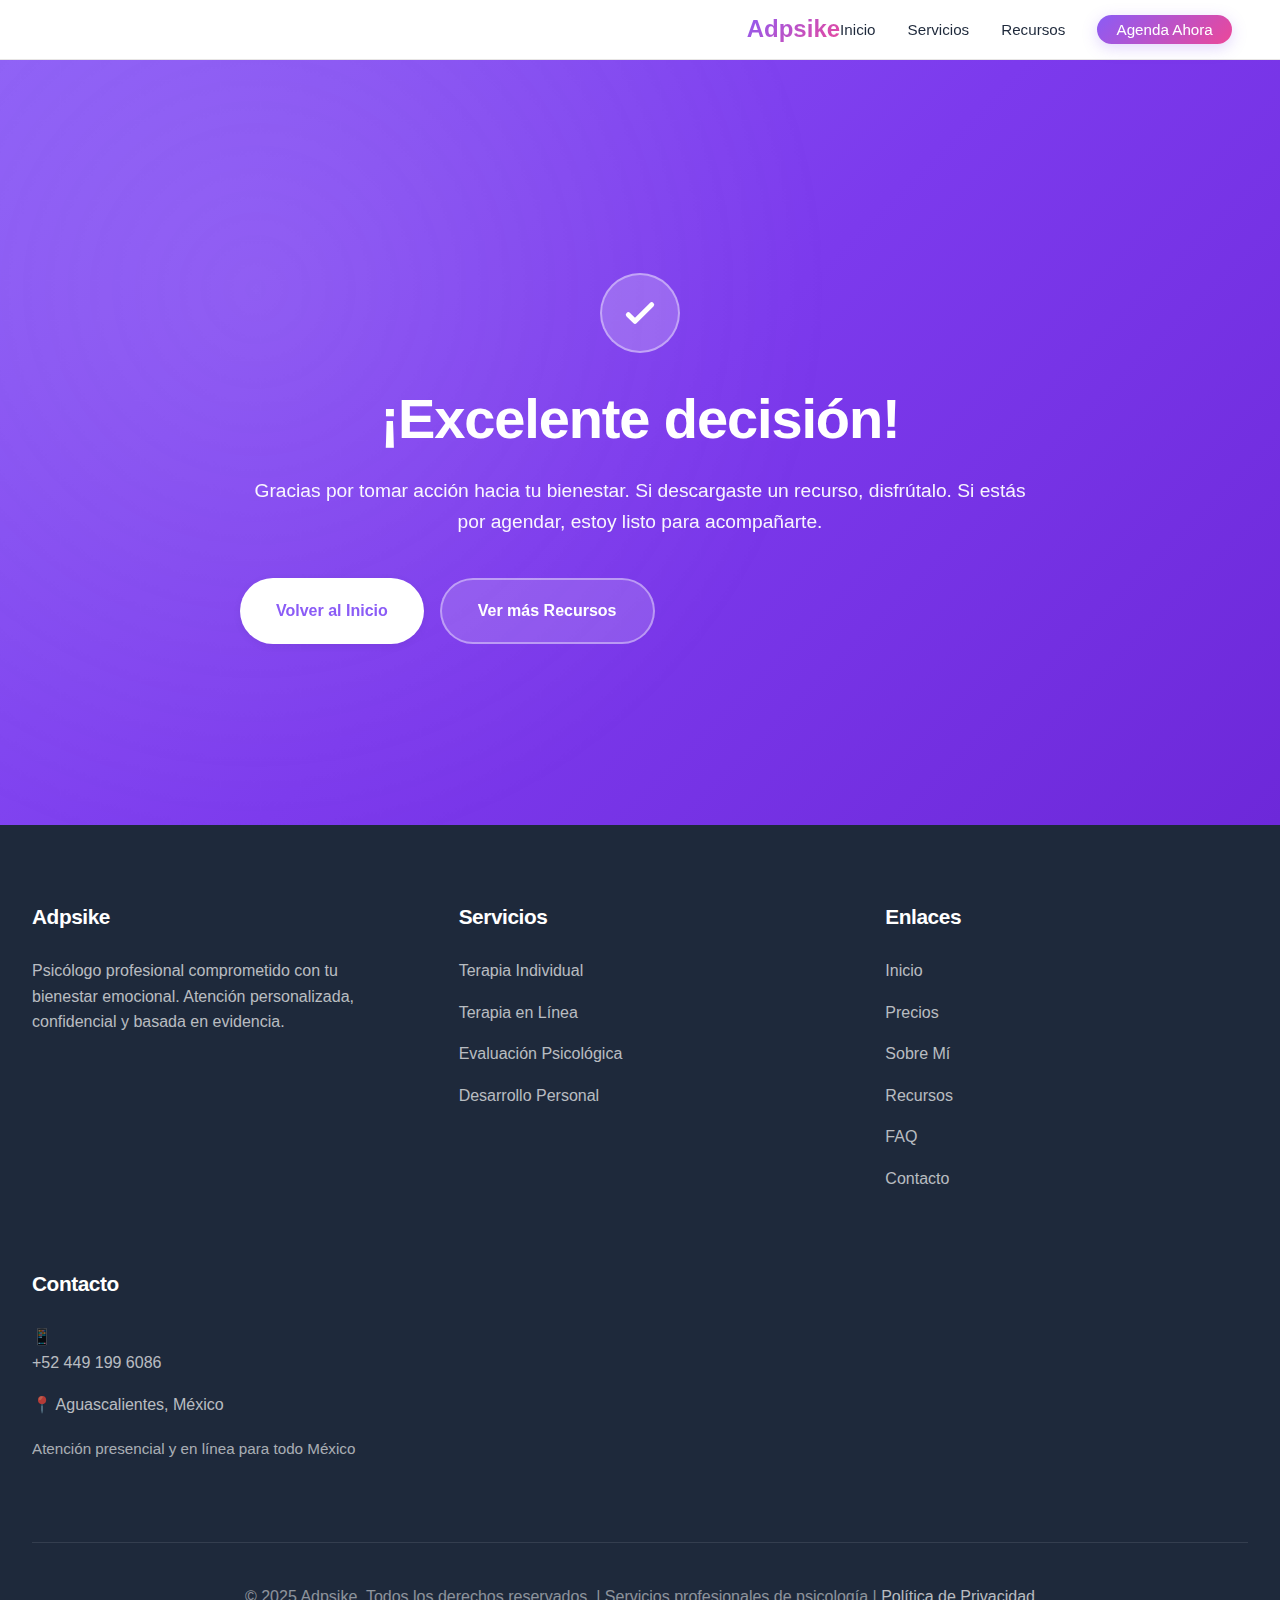
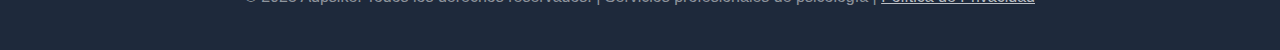
<file: gracias.html>
<!doctype html>
<html lang="es">
<head>
    <meta charset="UTF-8">
    <meta name="viewport" content="width=device-width, initial-scale=1, viewport-fit=cover">
    <meta http-equiv="Content-Security-Policy" content="default-src 'self'; script-src 'self'; style-src 'self' 'unsafe-inline' https://fonts.googleapis.com; font-src 'self' https://fonts.gstatic.com; img-src 'self' data:; connect-src 'self';">
    <meta http-equiv="Strict-Transport-Security" content="max-age=31536000; includeSubDomains">
    <meta name="robots" content="noindex, nofollow">
    <meta name="author" content="Adpsike">
    <meta name="copyright" content="Adpsike 2025">
    <title>¡Gracias! - Adpsike</title>
    <link rel="icon" href="favicon.ico" type="image/x-icon">
    <link rel="preconnect" href="https://fonts.googleapis.com">
    <link rel="preconnect" href="https://fonts.gstatic.com" crossorigin>
    <link href="https://fonts.googleapis.com/css2?family=Inter:wght@300;400;500;600;700&family=Outfit:wght@600;700;800&display=swap" rel="stylesheet">
    <link rel="stylesheet" href="styles.css">
    <script src="script.js" defer></script>
</head>
<body>
    <!-- MAQUINARIA DE ICONOS (Solo el necesario para esta página) -->
    <svg style="display: none;">
        <symbol id="icon-success" viewBox="0 0 24 24" fill="none" stroke="currentColor" stroke-width="3" stroke-linecap="round" stroke-linejoin="round">
            <path d="M5 13l4 4L19 7"></path>
        </symbol>
    </svg>

    <header id="header">
        <nav>
            <a href="index.html" class="logo">Adpsike</a>
            <button type="button" class="menu-toggle" id="menuToggle" aria-label="Abrir menú" aria-expanded="false">
                <span></span><span></span><span></span>
            </button>
            <ul class="nav-links" id="navLinks">
                <li><a href="index.html">Inicio</a></li>
                <li><a href="index.html#servicios">Servicios</a></li>
                <li><a href="recursos.html">Recursos</a></li>
                <li><a href="index.html#contacto" class="nav-cta">Agenda Ahora</a></li>
            </ul>
        </nav>
    </header>
    <main>
        <section class="page-hero full-center">
            <div class="hero-content-wrapper">
                <div class="success-icon">
                    <!-- Uso del Sprite con estilo inline para el color blanco -->
                    <svg aria-hidden="true" width="24" height="24" style="stroke: white; fill: none;"><use href="#icon-success"></use></svg>
                </div>
                <h1 class="hero-title-large">¡Excelente decisión!</h1>
                <p class="hero-desc" style="margin-bottom: 2.5rem;">
                    Gracias por tomar acción hacia tu bienestar. Si descargaste un recurso, disfrútalo. Si estás por agendar, estoy listo para acompañarte.
                </p>
                <div class="hero-cta justify-center">
                    <a href="index.html" class="btn btn-primary">Volver al Inicio</a>
                    <a href="recursos.html" class="btn btn-secondary">Ver más Recursos</a>
                </div>
            </div>
        </section>
    </main>
    <footer>
        <div class="footer-content">
            <div class="footer-section">
                <h3>Adpsike</h3>
                <p>Psicólogo profesional comprometido con tu bienestar emocional. Atención personalizada, confidencial y basada en evidencia.</p>
            </div>
            <div class="footer-section">
                <h3>Servicios</h3>
                <a href="index.html#servicios">Terapia Individual</a>
                <a href="index.html#servicios">Terapia en Línea</a>
                <a href="index.html#servicios">Evaluación Psicológica</a>
                <a href="index.html#servicios">Desarrollo Personal</a>
            </div>
            <div class="footer-section">
                <h3>Enlaces</h3>
                <a href="index.html">Inicio</a>
                <a href="index.html#precios">Precios</a>
                <a href="index.html#sobre-mi">Sobre Mí</a>
                <a href="recursos.html">Recursos</a>
                <a href="index.html#faq">FAQ</a>
                <a href="index.html#contacto">Contacto</a>
            </div>
            <div class="footer-section">
                <h3>Contacto</h3>
                <p>📱 <a href="tel:+524491996086" style="color: inherit; text-decoration: none;">+52 449 199 6086</a></p>
                <p>📍 Aguascalientes, México</p>
                <p class="whatsapp-small-text">Atención presencial y en línea para todo México</p>
            </div>
        </div>
        <div class="footer-bottom">
            <p>&copy; 2025 Adpsike. Todos los derechos reservados. | Servicios profesionales de psicología | <a href="privacidad.html" class="footer-legal-link">Política de Privacidad</a></p>
        </div>
    </footer>
</body>
</html>
</file>
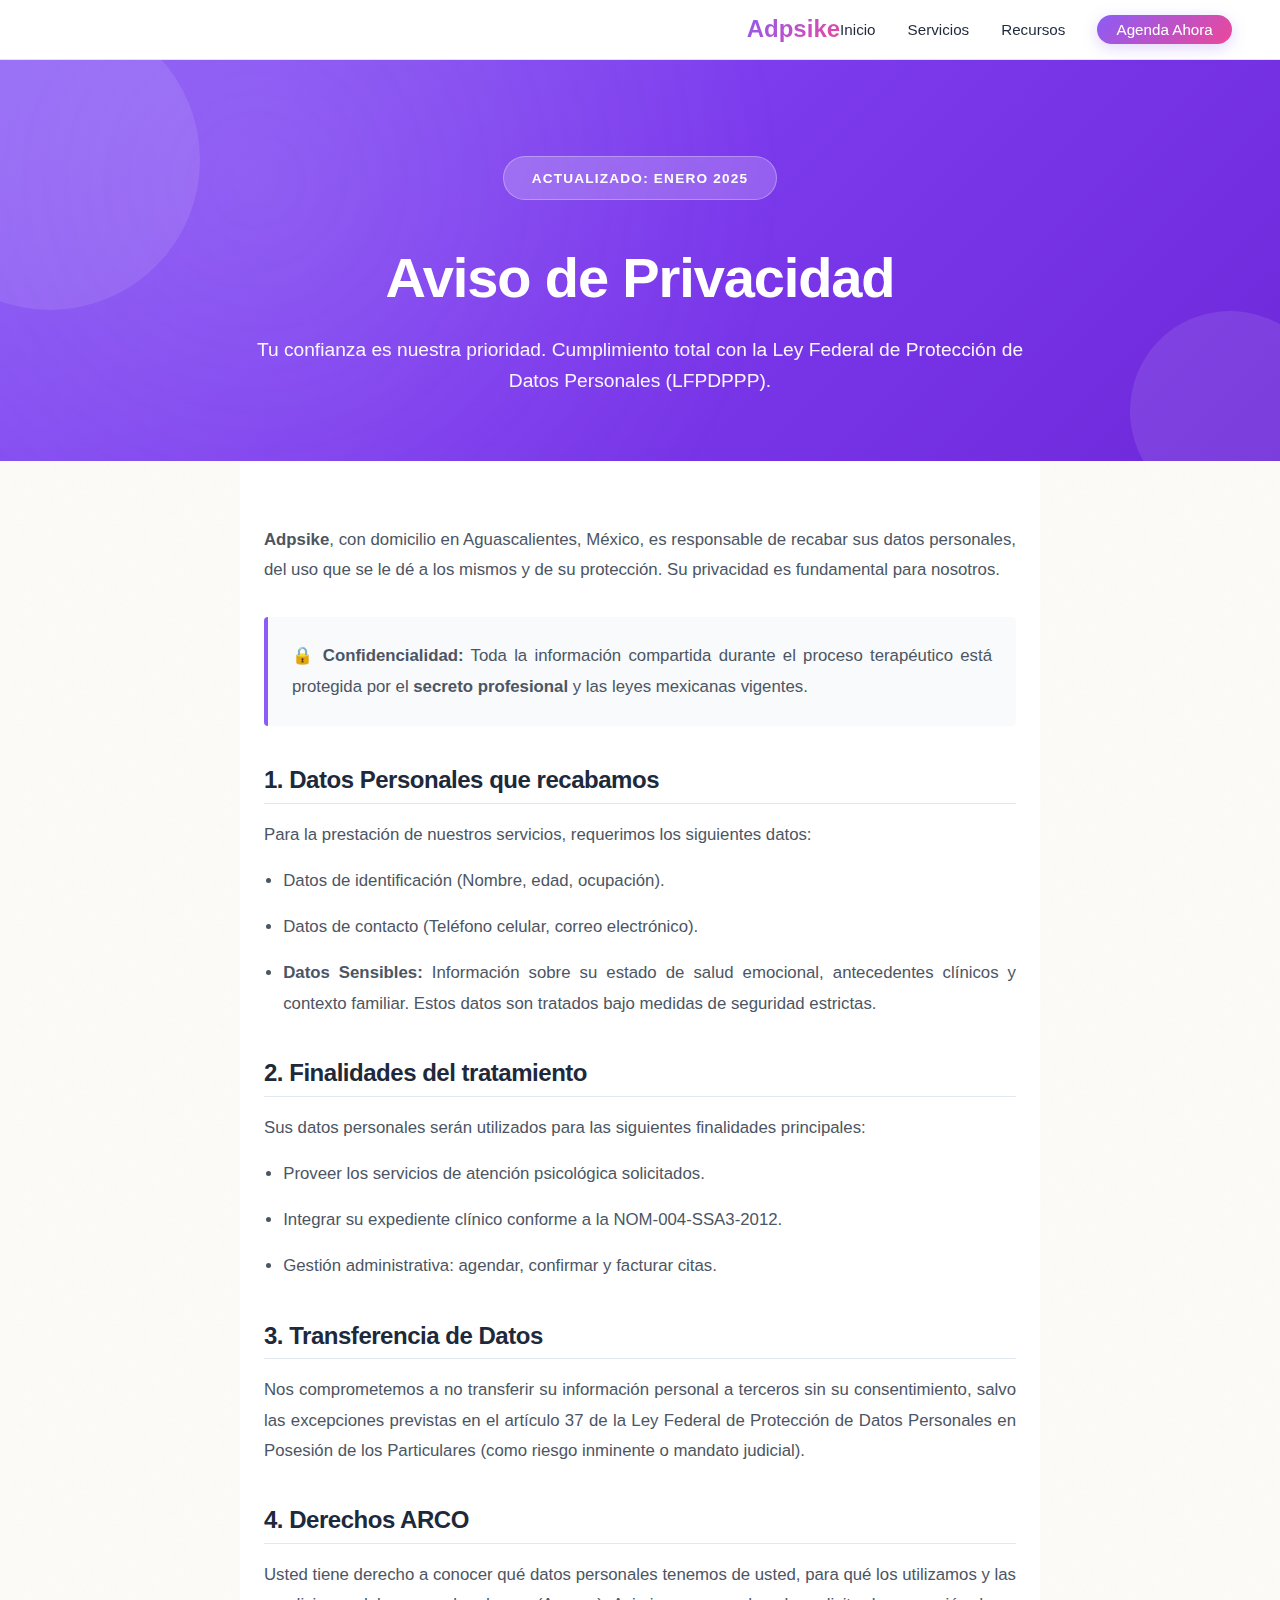
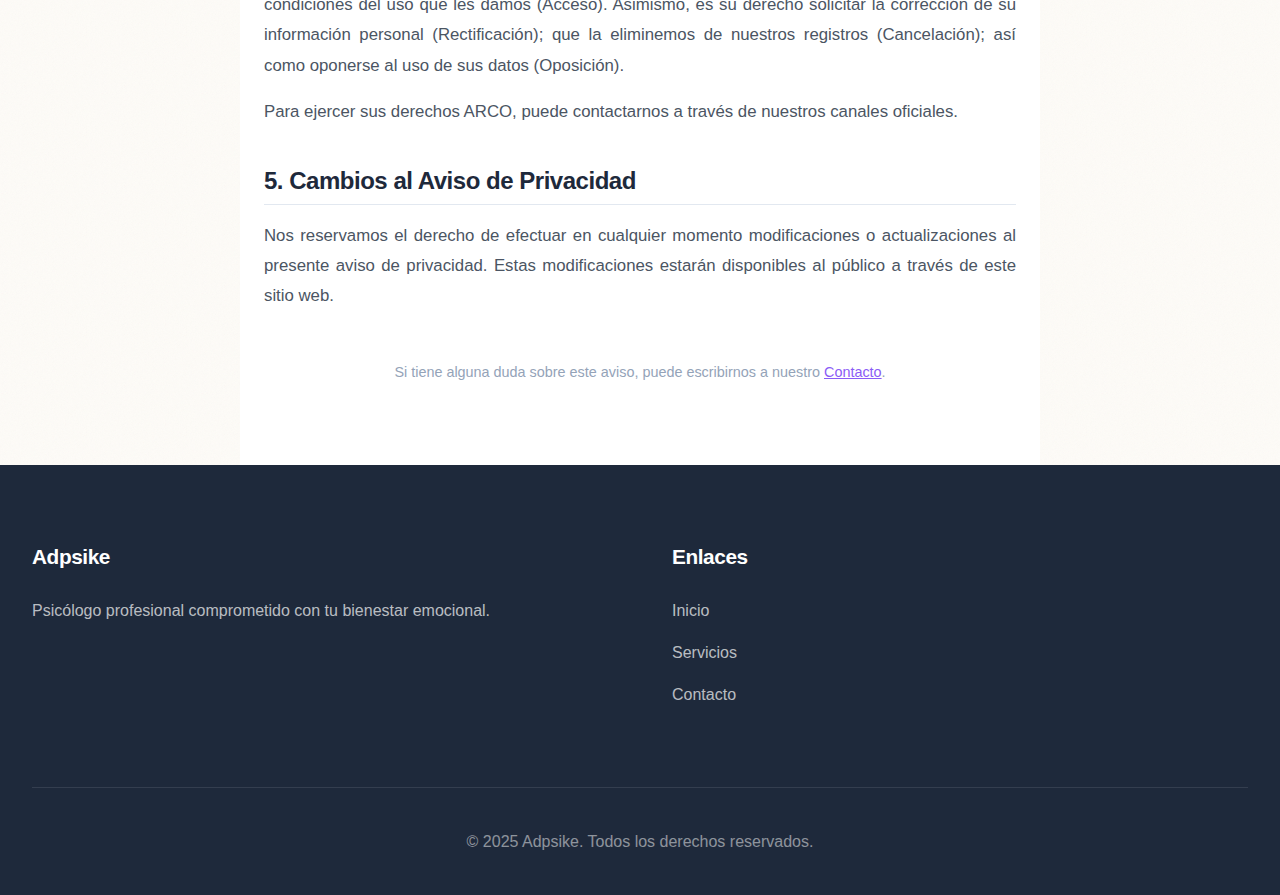
<file: privacidad.html>
<!doctype html>
<html lang="es">
<head>
    <meta charset="UTF-8">
    <meta name="viewport" content="width=device-width, initial-scale=1, viewport-fit=cover">
    
    <!-- Seguridad -->
    <meta http-equiv="Content-Security-Policy" content="default-src 'self'; script-src 'self'; style-src 'self' 'unsafe-inline' https://fonts.googleapis.com; font-src 'self' https://fonts.gstatic.com; img-src 'self' data:; connect-src 'self';">
    <meta http-equiv="Strict-Transport-Security" content="max-age=31536000; includeSubDomains">
    <meta http-equiv="X-Content-Type-Options" content="nosniff">

    <title>Aviso de Privacidad - Adpsike</title>
    <link rel="icon" href="favicon.ico" type="image/x-icon">
    
    <!-- Estilos Globales -->
    <link rel="preconnect" href="https://fonts.googleapis.com">
    <link rel="preconnect" href="https://fonts.gstatic.com" crossorigin>
    <link href="https://fonts.googleapis.com/css2?family=Inter:wght@300;400;500;600;700&family=Outfit:wght@600;700;800&display=swap" rel="stylesheet">
    <link rel="stylesheet" href="styles.css">
    
    <script src="script.js" defer></script>

    <!-- ESTILOS LOCALES (Para arreglar la lectura sin tocar styles.css) -->
    <style>
        /* Ajuste para que el texto sea legible y centrado */
        .legal-body-wrapper {
            max-width: 800px;
            margin: 0 auto;
            padding: 4rem 1.5rem; /* Espacio arriba/abajo y a los lados */
            background-color: #fff;
        }

        .legal-body-wrapper h2 {
            font-family: 'Outfit', sans-serif;
            color: #1E293B;
            margin-top: 2.5rem;
            margin-bottom: 1rem;
            font-size: 1.5rem;
            border-bottom: 1px solid #E2E8F0;
            padding-bottom: 0.5rem;
        }

        .legal-body-wrapper h3 {
            color: #475569;
            margin-top: 1.5rem;
            font-size: 1.15rem;
            font-weight: 700;
        }

        .legal-body-wrapper p, .legal-body-wrapper li {
            font-size: 1.05rem;
            line-height: 1.8;
            color: #4B5563;
            margin-bottom: 1rem;
            text-align: justify; /* Justificado para que se vea ordenado */
        }

        .legal-body-wrapper ul {
            padding-left: 1.2rem;
            margin-bottom: 1.5rem;
        }

        /* Caja de énfasis simple */
        .highlight-simple {
            background-color: #F8FAFC;
            border-left: 4px solid #8B5CF6; /* Morado Adpsike */
            padding: 1.5rem;
            margin: 2rem 0;
            border-radius: 4px;
        }
    </style>
</head>
<body class="page-legal">

    <header id="header">
        <nav>
            <a href="index.html" class="logo">Adpsike</a>
            <button type="button" class="menu-toggle" id="menuToggle" aria-label="Abrir menú" aria-expanded="false">
                <span></span><span></span><span></span>
            </button>
            <ul class="nav-links" id="navLinks">
                <li><a href="index.html">Inicio</a></li>
                <li><a href="index.html#servicios">Servicios</a></li>
                <li><a href="recursos.html">Recursos</a></li>
                <li><a href="index.html#contacto" class="nav-cta">Agenda Ahora</a></li>
            </ul>
        </nav>
    </header>

    <main>
        <!-- 1. HERO MORADO (Recuperado del diseño original) -->
        <section class="page-hero">
            <div class="hero-shape shape-1"></div>
            <div class="hero-shape shape-2"></div>
            <div class="hero-content-wrapper">
                <span class="section-badge hero-badge-glass">Actualizado: Enero 2025</span>
                <h1 class="hero-title-large">Aviso de Privacidad</h1>
                <p class="hero-desc">Tu confianza es nuestra prioridad. Cumplimiento total con la Ley Federal de Protección de Datos Personales (LFPDPPP).</p>
            </div>
        </section>

        <!-- 2. CUERPO DEL TEXTO (Limpio y legible) -->
        <div class="legal-body-wrapper">
            <p><strong>Adpsike</strong>, con domicilio en Aguascalientes, México, es responsable de recabar sus datos personales, del uso que se le dé a los mismos y de su protección. Su privacidad es fundamental para nosotros.</p>

            <div class="highlight-simple">
                <p style="margin-bottom:0;"><strong>🔒 Confidencialidad:</strong> Toda la información compartida durante el proceso terapéutico está protegida por el <strong>secreto profesional</strong> y las leyes mexicanas vigentes.</p>
            </div>

            <h2>1. Datos Personales que recabamos</h2>
            <p>Para la prestación de nuestros servicios, requerimos los siguientes datos:</p>
            <ul>
                <li>Datos de identificación (Nombre, edad, ocupación).</li>
                <li>Datos de contacto (Teléfono celular, correo electrónico).</li>
                <li><strong>Datos Sensibles:</strong> Información sobre su estado de salud emocional, antecedentes clínicos y contexto familiar. Estos datos son tratados bajo medidas de seguridad estrictas.</li>
            </ul>

            <h2>2. Finalidades del tratamiento</h2>
            <p>Sus datos personales serán utilizados para las siguientes finalidades principales:</p>
            <ul>
                <li>Proveer los servicios de atención psicológica solicitados.</li>
                <li>Integrar su expediente clínico conforme a la NOM-004-SSA3-2012.</li>
                <li>Gestión administrativa: agendar, confirmar y facturar citas.</li>
            </ul>

            <h2>3. Transferencia de Datos</h2>
            <p>Nos comprometemos a no transferir su información personal a terceros sin su consentimiento, salvo las excepciones previstas en el artículo 37 de la Ley Federal de Protección de Datos Personales en Posesión de los Particulares (como riesgo inminente o mandato judicial).</p>

            <h2>4. Derechos ARCO</h2>
            <p>Usted tiene derecho a conocer qué datos personales tenemos de usted, para qué los utilizamos y las condiciones del uso que les damos (Acceso). Asimismo, es su derecho solicitar la corrección de su información personal (Rectificación); que la eliminemos de nuestros registros (Cancelación); así como oponerse al uso de sus datos (Oposición).</p>
            <p>Para ejercer sus derechos ARCO, puede contactarnos a través de nuestros canales oficiales.</p>

            <h2>5. Cambios al Aviso de Privacidad</h2>
            <p>Nos reservamos el derecho de efectuar en cualquier momento modificaciones o actualizaciones al presente aviso de privacidad. Estas modificaciones estarán disponibles al público a través de este sitio web.</p>
            
            <p style="margin-top: 3rem; text-align: center; color: #94A3B8; font-size: 0.9rem;">
                Si tiene alguna duda sobre este aviso, puede escribirnos a nuestro <a href="index.html#contacto" style="color: #8B5CF6; text-decoration: underline;">Contacto</a>.
            </p>
        </div>
    </main>

    <footer>
        <div class="footer-content">
            <div class="footer-section">
                <h3>Adpsike</h3>
                <p>Psicólogo profesional comprometido con tu bienestar emocional.</p>
            </div>
            <div class="footer-section">
                <h3>Enlaces</h3>
                <a href="index.html">Inicio</a>
                <a href="index.html#servicios">Servicios</a>
                <a href="index.html#contacto">Contacto</a>
            </div>
        </div>
        <div class="footer-bottom">
            <p>&copy; 2025 Adpsike. Todos los derechos reservados.</p>
        </div>
    </footer>

</body>
</html>
</file>
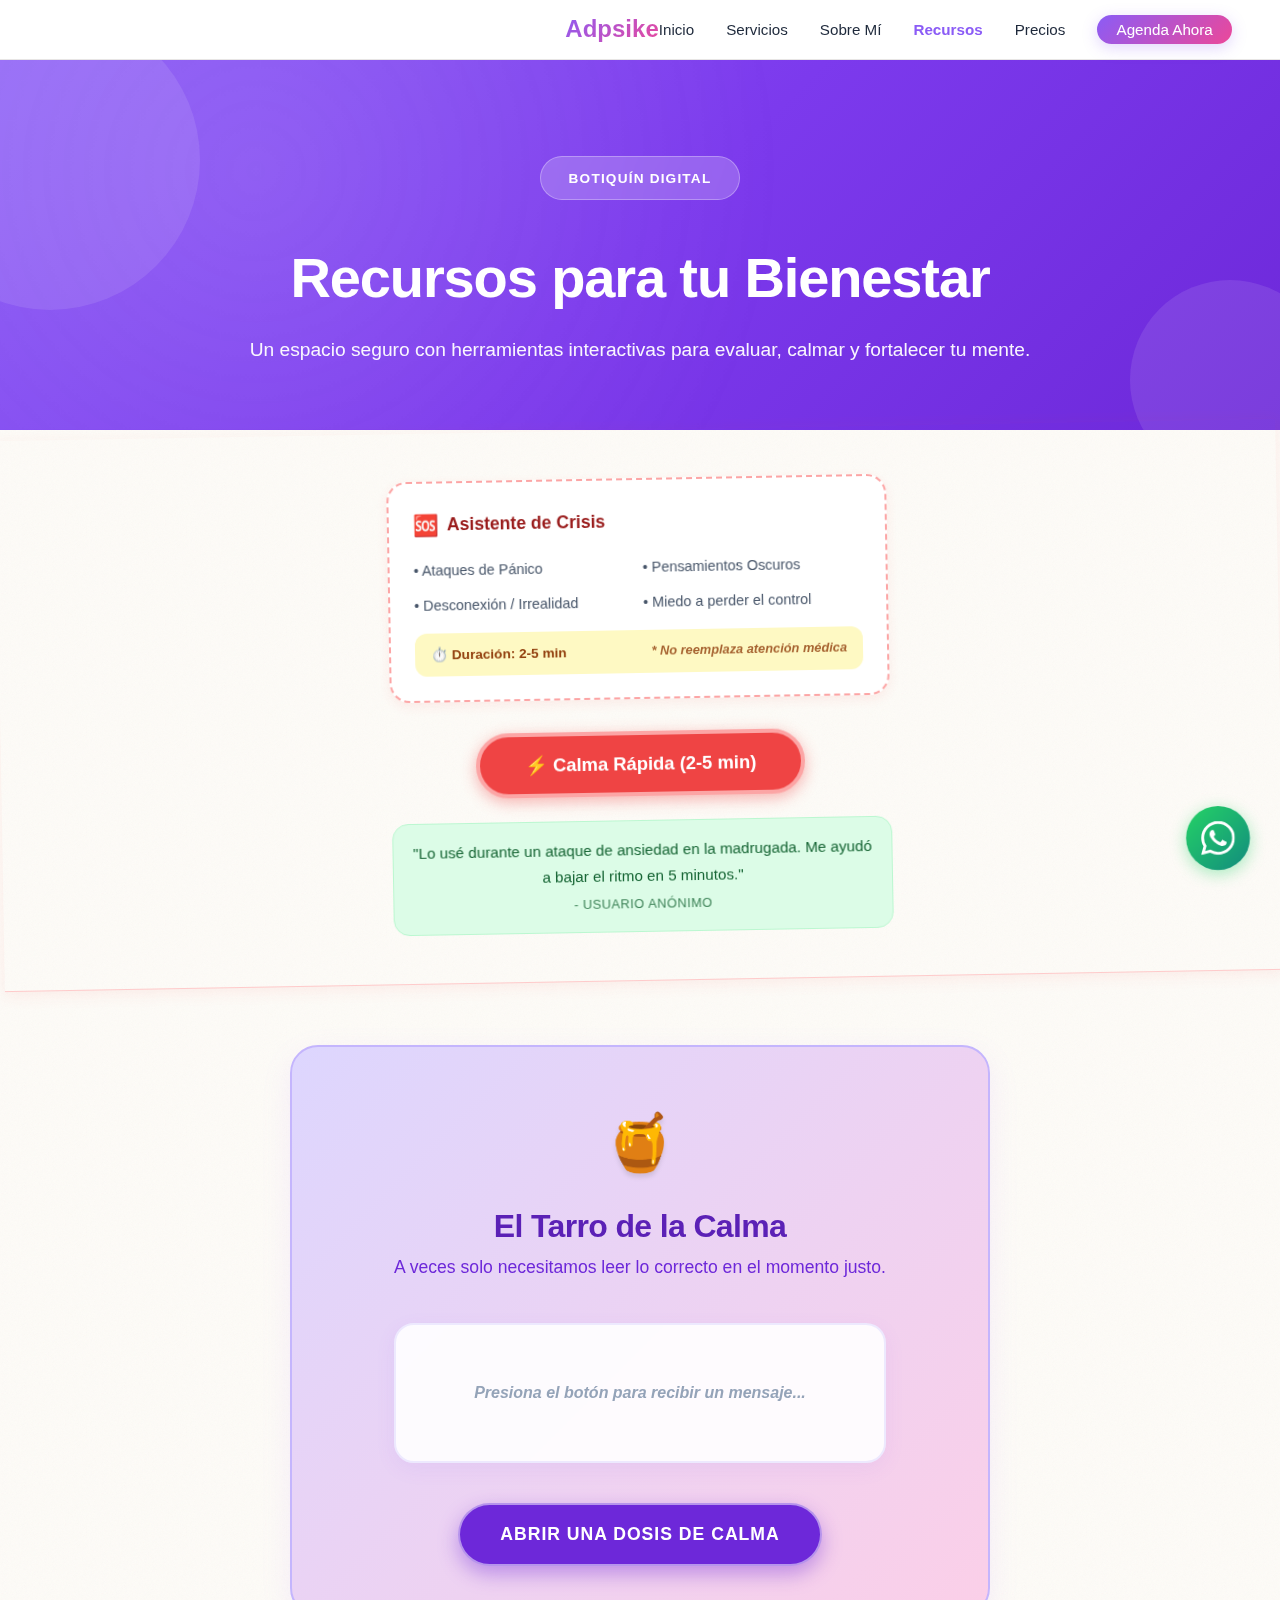
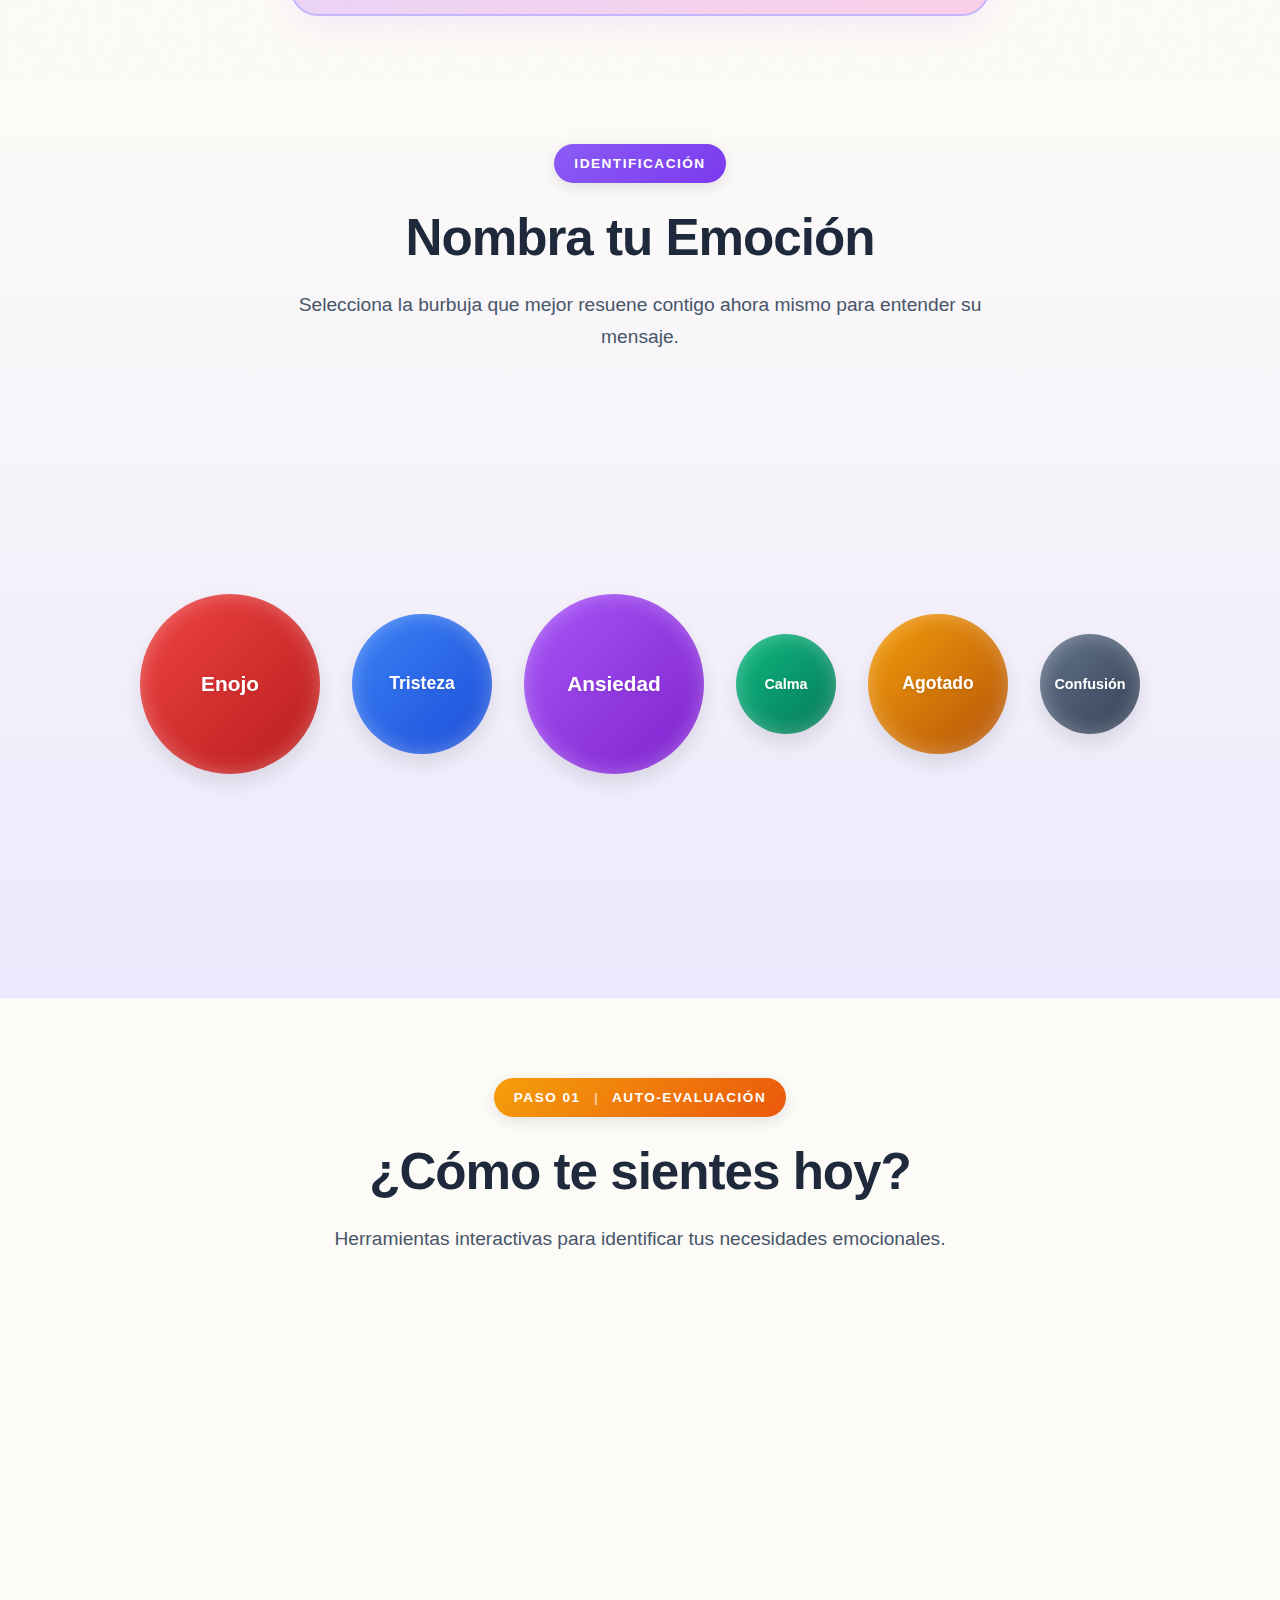
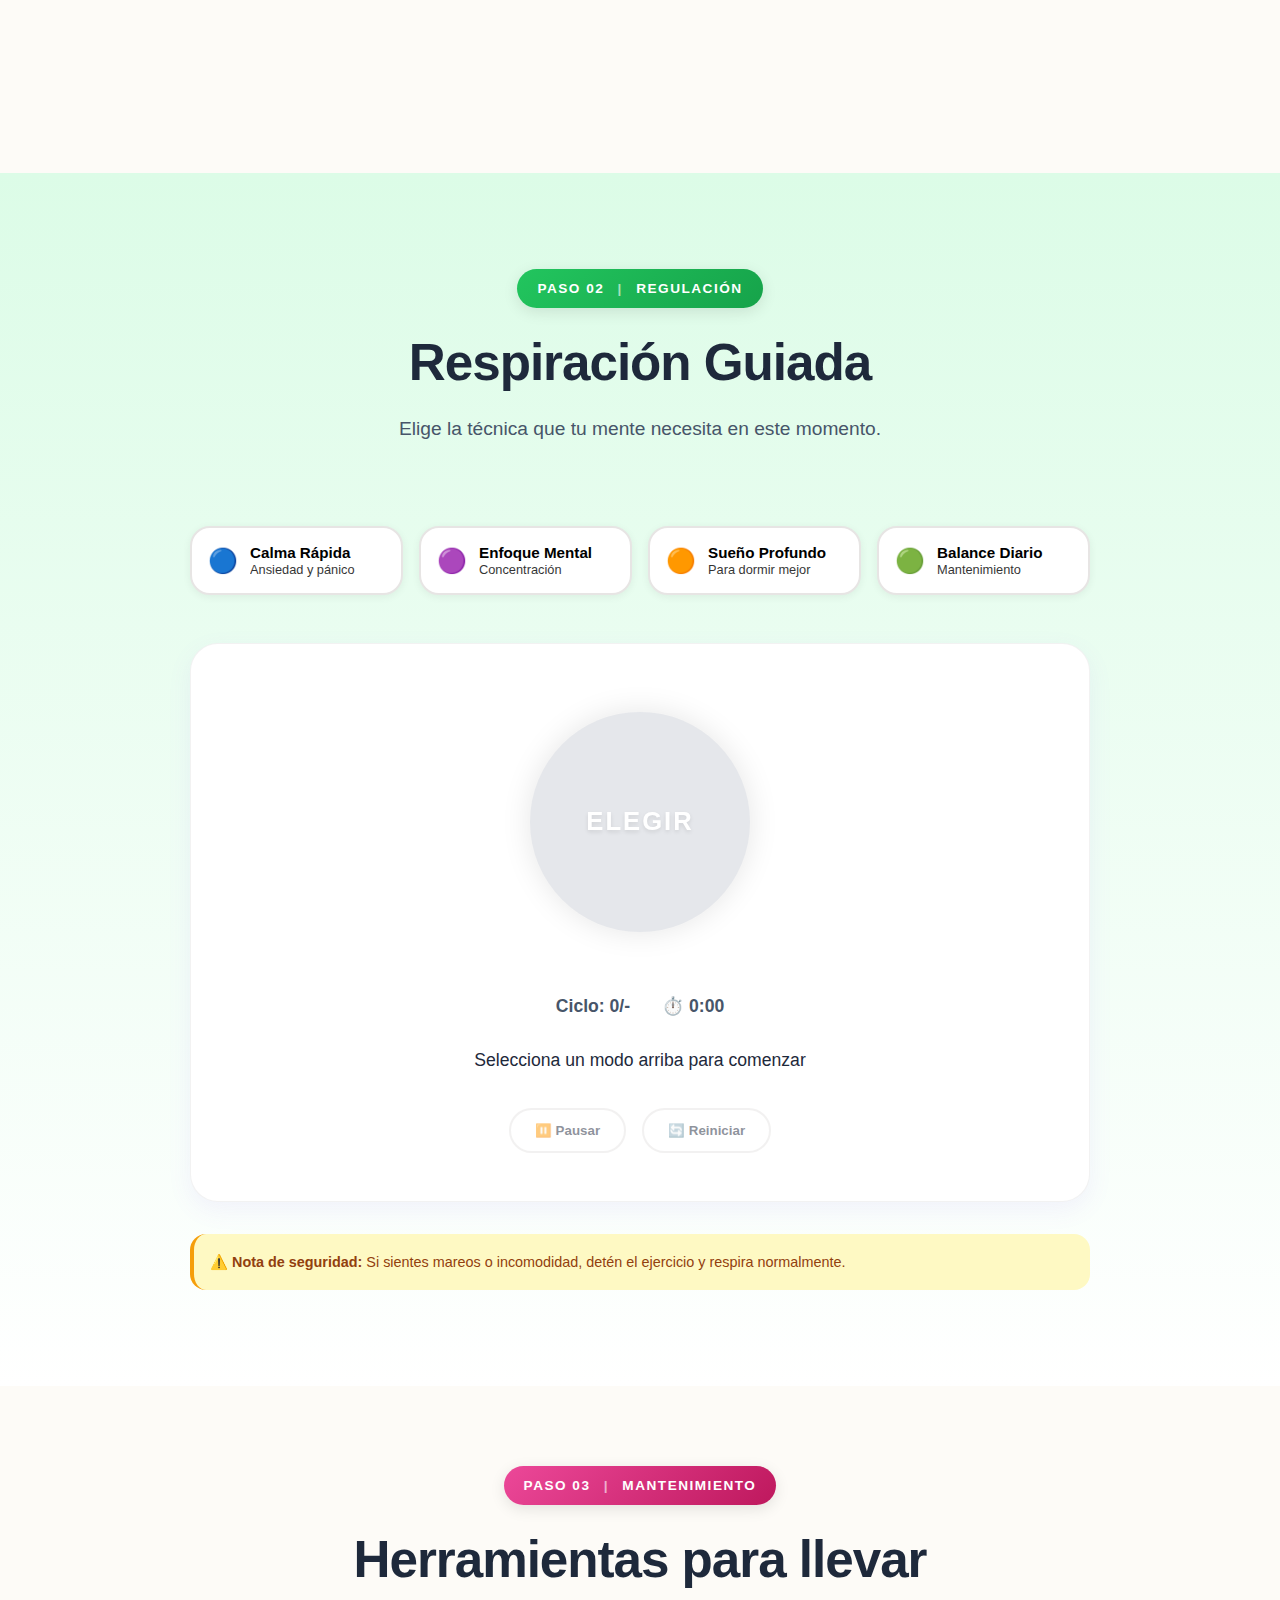
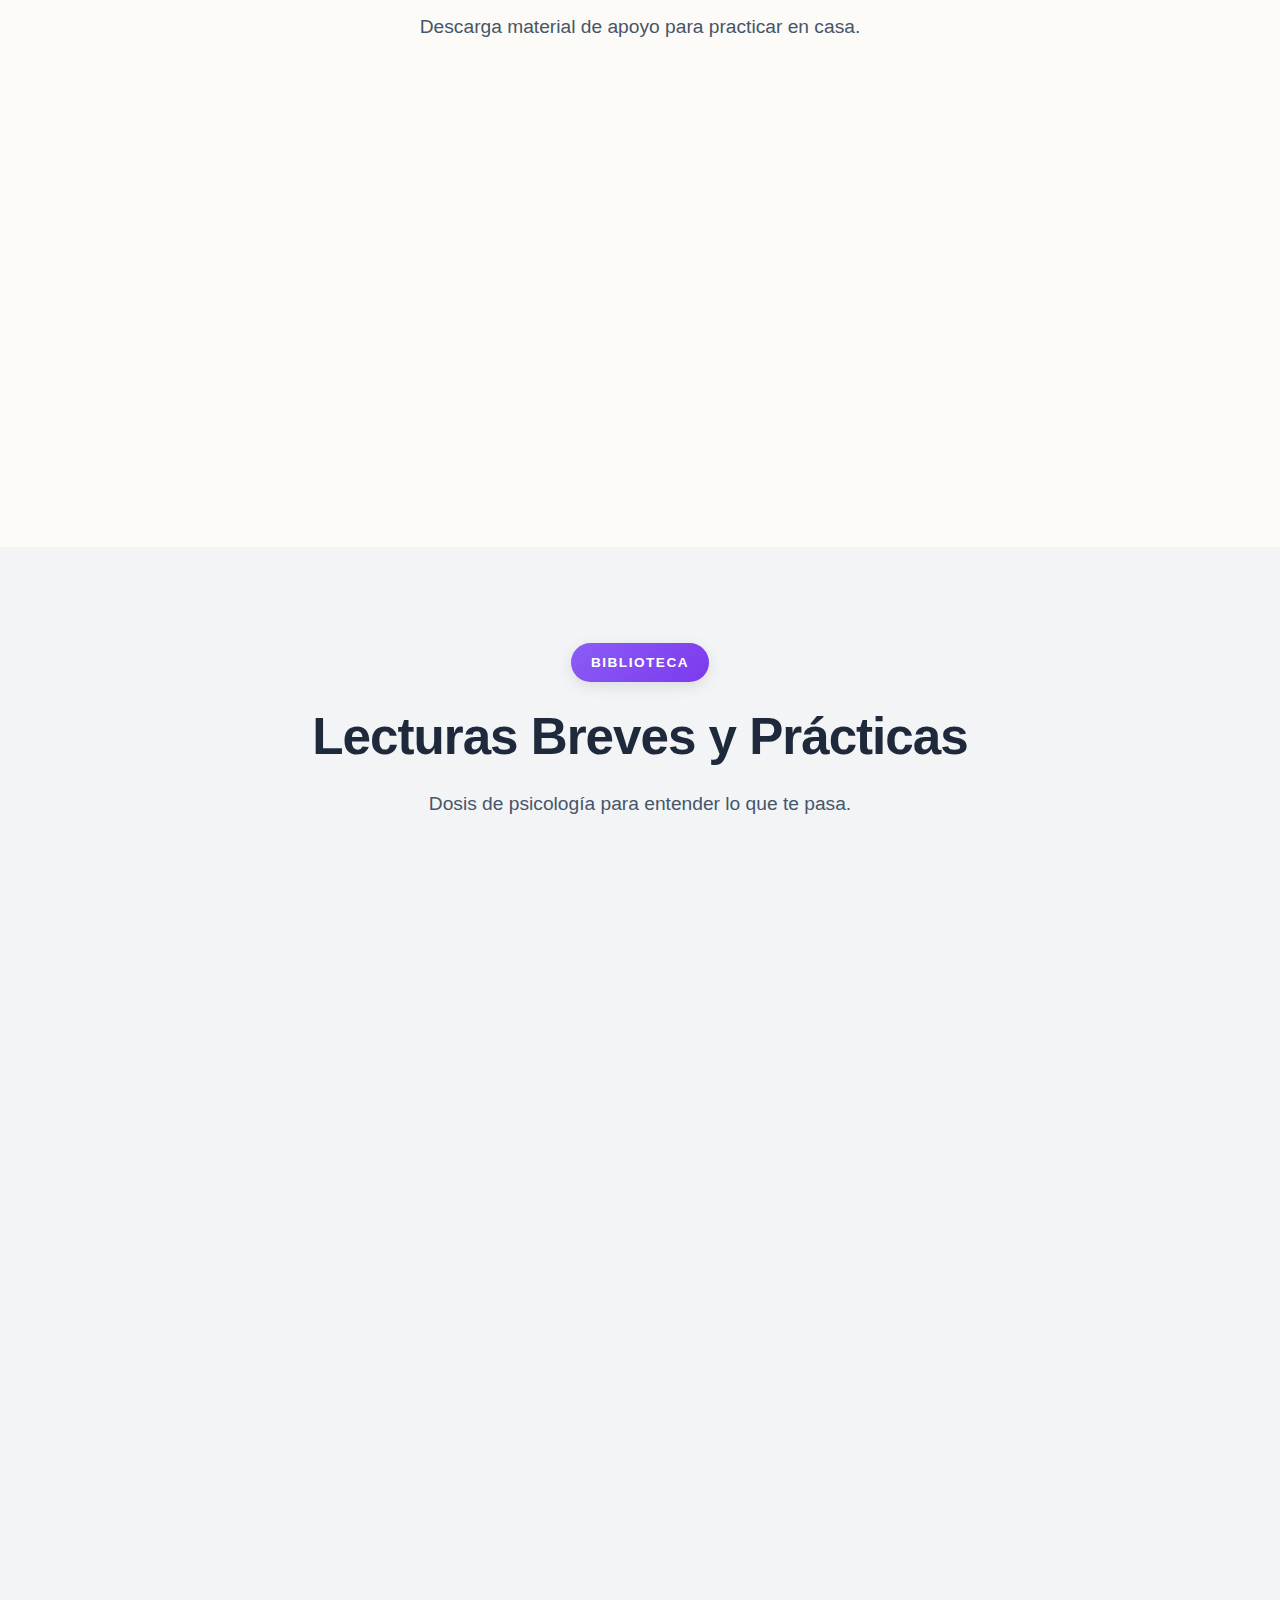
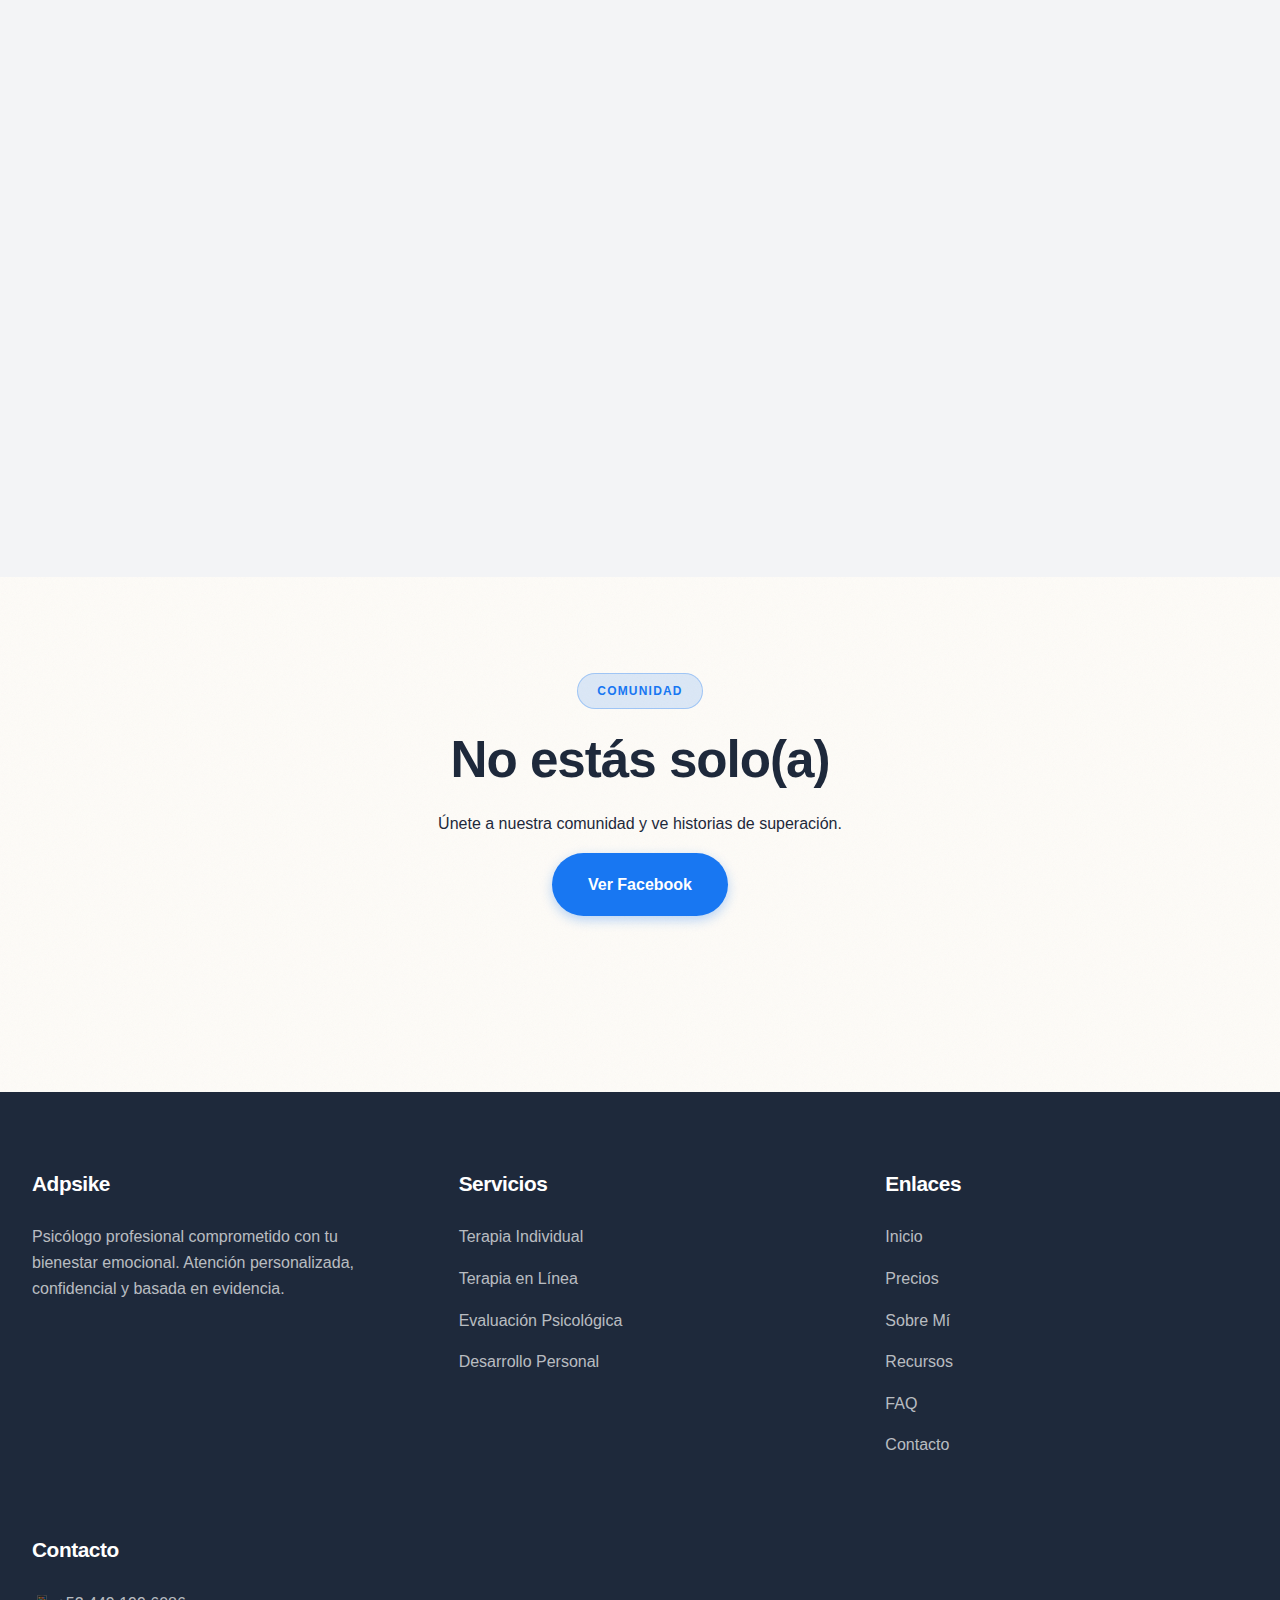
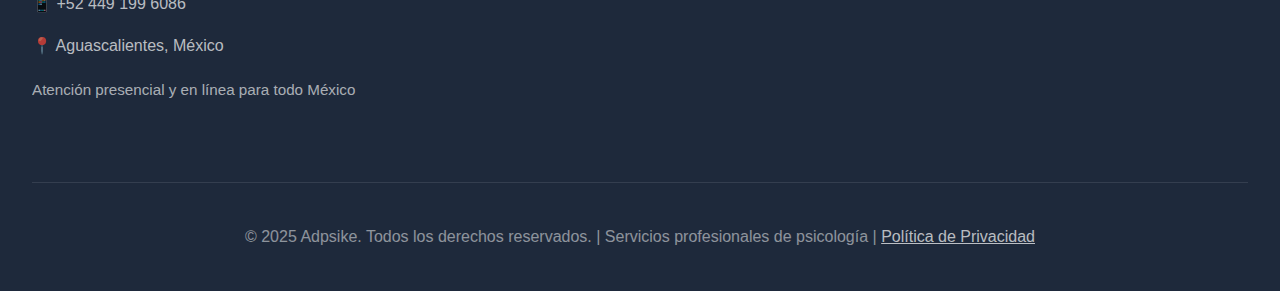
<file: recursos.html>
<!doctype html>
<html lang="es">
<head>
  <meta charset="UTF-8">
  <meta name="viewport" content="width=device-width, initial-scale=1, viewport-fit=cover">

  <!-- Security & CSP -->
  <meta http-equiv="Content-Security-Policy" content="default-src 'self'; script-src 'self'; style-src 'self' 'unsafe-inline' https://fonts.googleapis.com; font-src 'self' https://fonts.gstatic.com; img-src 'self' data: https:; connect-src 'self'; object-src 'none'; base-uri 'self'; form-action 'self'; frame-ancestors 'none';">
  <meta http-equiv="Strict-Transport-Security" content="max-age=31536000; includeSubDomains">
  <meta http-equiv="X-Content-Type-Options" content="nosniff">
  <meta name="referrer" content="strict-origin-when-cross-origin">
  <meta http-equiv="Permissions-Policy" content="geolocation=(), microphone=(), camera=(), payment=()">

  <!-- SEO & Metadata -->
  <meta name="description" content="Botiquín Digital de Adpsike: Herramientas interactivas de psicología, ejercicios de respiración y guías PDF.">
  <meta name="author" content="Adpsike">
  <meta name="copyright" content="Adpsike 2025">
  <link rel="canonical" href="https://adpsike.neocities.org/recursos.html">
  
  <!-- Open Graph -->
  <meta property="og:title" content="Botiquín Digital - Herramientas de Psicología">
  <meta property="og:description" content="Accede a herramientas interactivas gratuitas: SOS para crisis, test de ansiedad y ejercicios de respiración.">
  <meta property="og:image" content="https://adpsike.neocities.org/recursos-preview.jpg">
  <meta property="og:url" content="https://adpsike.neocities.org/recursos.html">
  <meta property="og:type" content="website">

  <!-- Meta Geo (SEO Local - Aguascalientes) -->
  <meta name="geo.region" content="MX-AGU">
  <meta name="geo.placename" content="Aguascalientes">
  <meta name="geo.position" content="21.8818;-102.2916">
  <meta name="ICBM" content="21.8818, -102.2916">

  <title>Recursos y Botiquín Digital - Adpsike</title>
  <link rel="icon" href="favicon.ico" type="image/x-icon">
  <link rel="apple-touch-icon" href="/apple-touch-icon.png">

  <!-- Resources -->
  <link rel="preconnect" href="https://fonts.googleapis.com">
  <link rel="preconnect" href="https://fonts.gstatic.com" crossorigin>
  <link href="https://fonts.googleapis.com/css2?family=Inter:wght@400;500;600;700&family=Outfit:wght@600;700;800&display=swap" rel="stylesheet">
  <link rel="stylesheet" href="styles.css">
  <script src="script.js" defer></script>
</head>

<body class="page-recursos">
  
  <!-- === SVG SPRITES (Iconos reutilizables) === -->
  <svg style="display: none;">
    <symbol id="icon-whatsapp" viewBox="0 0 24 24" fill="currentColor"><path d="M17.472 14.382c-.297-.149-1.758-.867-2.03-.967-.273-.099-.471-.148-.67.15-.197.297-.767.966-.94 1.164-.173.199-.347.223-.644.075-.297-.15-1.255-.463-2.39-1.475-.883-.788-1.48-1.761-1.653-2.059-.173-.297-.018-.458.13-.606.134-.133.298-.347.446-.52.149-.174.198-.298.298-.497.099-.198.05-.371-.025-.52-.075-.149-.669-1.612-.916-2.207-.242-.579-.487-.5-.669-.51-.173-.008-.371-.01-.57-.01-.198 0-.52.074-.792.372-.272.297-1.04 1.016-1.04 2.479 0 1.462 1.065 2.875 1.213 3.074.149.198 2.096 3.2 5.077 4.487.709.306 1.262.489 1.694.625.712.227 1.36.195 1.871.118.571-.085 1.758-.719 2.006-1.413.248-.694.248-1.289.173-1.413-.074-.124-.272-.198-.57-.347m-5.421 7.403h-.004a9.87 9.87 0 01-5.031-1.378l-.361-.214-3.741.982.998-3.648-.235-.374a9.86 9.86 0 01-1.51-5.26c.001-5.45 4.436-9.884 9.888-9.884 2.64 0 5.122 1.03 6.988 2.898a9.825 9.825 0 012.893 6.994c-.003 5.45-4.437 9.884-9.885 9.884m8.413-18.297A11.815 11.815 0 0012.05 0C5.495 0 .16 5.335.157 11.892c0 2.096.547 4.142 1.588 5.945L.057 24l6.305-1.654a11.882 11.882 0 005.683 1.448h.005c6.554 0 11.89-5.335 11.893-11.893a11.821 11.821 0 00-3.48-8.413Z"></path></symbol>
    <symbol id="icon-blog-generic" viewBox="0 0 24 24" fill="none" stroke="white" stroke-width="2" stroke-linecap="round" stroke-linejoin="round"><path d="M12 8v4l3 3m6-3a9 9 0 11-18 0 9 9 0 0118 0z"></path></symbol>
  </svg>

  <!-- === HEADER === -->
  <header id="header">
    <nav>
      <a href="index.html" class="logo">Adpsike</a>
      <button type="button" class="menu-toggle" id="menuToggle" aria-label="Abrir menú" aria-expanded="false">
        <span></span><span></span><span></span>
      </button>
      <ul class="nav-links" id="navLinks">
        <li><a href="index.html">Inicio</a></li>
        <li><a href="index.html#servicios">Servicios</a></li>
        <li><a href="index.html#sobre-mi">Sobre Mí</a></li>
        <li><a href="recursos.html" class="active-link">Recursos</a></li>
        <li><a href="index.html#precios">Precios</a></li>
        <li><a href="index.html#contacto" class="nav-cta">Agenda Ahora</a></li>
      </ul>
    </nav>
  </header>

  <main>
    <!-- === HERO === -->
    <section class="page-hero">
      <div class="hero-shape shape-1"></div>
      <div class="hero-shape shape-2"></div>
      <div class="hero-content-wrapper">
        <span class="section-badge hero-badge-glass">Botiquín Digital</span>
        <h1 class="hero-title-large">Recursos para tu Bienestar</h1>
        <p class="hero-desc">Un espacio seguro con herramientas interactivas para evaluar, calmar y fortalecer tu mente.</p>
      </div>
    </section>

    <!-- === SOS TRIGGER (Acceso Rápido) === -->
    <section class="sos-trigger-section">
      <div class="sos-preview-card">
        <div class="sos-preview-header">
          <span class="sos-icon-small">🆘</span>
          <strong>Asistente de Crisis</strong>
        </div>
        <div class="sos-symptoms-grid">
          <span>• Ataques de Pánico</span>
          <span>• Pensamientos Oscuros</span>
          <span>• Desconexión / Irrealidad</span>
          <span>• Miedo a perder el control</span>
        </div>
        <div class="sos-preview-footer">
          <span>⏱️ Duración: 2-5 min</span>
          <span class="sos-disclaimer">* No reemplaza atención médica</span>
        </div>
      </div>
      <button type="button" id="btn-sos-trigger" class="btn-sos-trigger" data-action="open-sos">
        ⚡ Calma Rápida (2-5 min)
      </button>
      <div class="sos-social-proof">
        <p>"Lo usé durante un ataque de ansiedad en la madrugada. Me ayudó a bajar el ritmo en 5 minutos." <span class="anon-user">- Usuario Anónimo</span></p>
      </div>
    </section>

    <!-- === JAR OF CALM (Frases) === -->
    <section class="jar-section">
      <div class="jar-container">
        <div class="jar-icon">🍯</div>
        <div class="jar-content">
          <h3>El Tarro de la Calma</h3>
          <p>A veces solo necesitamos leer lo correcto en el momento justo.</p>
          <div id="jar-display" class="jar-message-box" aria-live="polite" aria-atomic="true">
            <span class="placeholder-text">Presiona el botón para recibir un mensaje...</span>
          </div>
          <button type="button" id="btn-open-jar" class="btn-jar">Abrir una dosis de calma</button>
        </div>
      </div>
    </section>

    <!-- === EMOTIONS WHEEL === -->
    <section class="emotions-section">
      <div class="section-header">
        <div class="step-pill pill-purple">Identificación</div>
        <h2 class="section-title">Nombra tu Emoción</h2>
        <p class="section-subtitle">Selecciona la burbuja que mejor resuene contigo ahora mismo para entender su mensaje.</p>
      </div>
      <div class="bubbles-container" id="bubbles-container"></div>
    </section>

    <!-- === MINI TOOLS (Quiz, Load, BodyScan) === -->
    <section style="padding: 5rem 2rem;">
      <div class="section-header">
        <div class="step-pill pill-orange">Paso 01 <span class="pill-separator">|</span> Auto-Evaluación</div>
        <h2 class="section-title">¿Cómo te sientes hoy?</h2>
        <p class="section-subtitle">Herramientas interactivas para identificar tus necesidades emocionales.</p>
      </div>
      <div class="services-grid">
        <!-- Tool: Quiz -->
        <div class="tool-card card-orange-theme" id="card-quiz">
          <div class="tool-icon-wrapper"><span style="font-size: 2.5rem;">🎭</span></div>
          <h3 class="tool-title">Termómetro de Ánimo</h3>
          <p class="tool-desc">Test rápido (PHQ-4) para evaluar síntomas de ansiedad y depresión reciente.</p>
          <button type="button" class="btn-tool btn-orange" id="btn-text-quiz" aria-controls="content-quiz" aria-expanded="false" aria-label="Desplegar test de ansiedad PHQ-4">Iniciar Mini Test</button>
          <div id="content-quiz" class="tool-content">
            <p style="font-size:0.9rem; color:#666; margin-bottom:1rem;">En las últimas 2 semanas, ¿con qué frecuencia te ha molestado lo siguiente?</p>
            <div class="quiz-item">
              <span class="quiz-label">1. Sentirte nervioso/a o con los nervios de punta</span>
              <div class="quiz-options-group" data-q="1">
                <button type="button" class="option-btn" data-val="0">Nunca</button>
                <button type="button" class="option-btn" data-val="1">Varios días</button>
                <button type="button" class="option-btn" data-val="2">Más de la mitad</button>
                <button type="button" class="option-btn" data-val="3">Casi todos los días</button>
              </div>
            </div>
            <div class="quiz-item">
              <span class="quiz-label">2. No poder dejar de preocuparte</span>
              <div class="quiz-options-group" data-q="2">
                <button type="button" class="option-btn" data-val="0">Nunca</button>
                <button type="button" class="option-btn" data-val="1">Varios días</button>
                <button type="button" class="option-btn" data-val="2">Más de la mitad</button>
                <button type="button" class="option-btn" data-val="3">Casi todos los días</button>
              </div>
            </div>
            <div class="quiz-item">
              <span class="quiz-label">3. Poco interés o placer en hacer cosas</span>
              <div class="quiz-options-group" data-q="3">
                <button type="button" class="option-btn" data-val="0">Nunca</button>
                <button type="button" class="option-btn" data-val="1">Varios días</button>
                <button type="button" class="option-btn" data-val="2">Más de la mitad</button>
                <button type="button" class="option-btn" data-val="3">Casi todos los días</button>
              </div>
            </div>
            <div class="quiz-item">
              <span class="quiz-label">4. Sentirte decaído/a o sin esperanza</span>
              <div class="quiz-options-group" data-q="4">
                <button type="button" class="option-btn" data-val="0">Nunca</button>
                <button type="button" class="option-btn" data-val="1">Varios días</button>
                <button type="button" class="option-btn" data-val="2">Más de la mitad</button>
                <button type="button" class="option-btn" data-val="3">Casi todos los días</button>
              </div>
            </div>
            <div id="phq4-result" class="quiz-result-box" style="display:none; text-align:left; margin-top:1.5rem;"></div>
          </div>
        </div>

        <!-- Tool: Load Meter -->
        <div class="tool-card card-green-theme" id="card-load">
          <div class="tool-icon-wrapper"><span style="font-size: 2.5rem;">⚖️</span></div>
          <h3 class="tool-title">Medidor de Carga</h3>
          <p class="tool-desc">Basado en la escala <strong>Holmes-Rahe</strong> para identificar cuánto estrés acumulado está gestionando tu cuerpo.</p>
          <button type="button" class="btn-tool btn-green" id="btn-text-load" aria-controls="content-load" aria-expanded="false" aria-label="Desplegar lista de verificación de estrés">Revisar mi Carga</button>
          <div id="content-load" class="tool-content">
            <p class="load-question-text">Marca lo que sientes que te pesa hoy:</p>
            <div class="load-checklist">
              <button type="button" class="check-item"><div class="check-box-custom"></div> <span>Trabajo / Escuela</span></button>
              <button type="button" class="check-item"><div class="check-box-custom"></div> <span>Dinero</span></button>
              <button type="button" class="check-item"><div class="check-box-custom"></div> <span>Salud</span></button>
              <button type="button" class="check-item"><div class="check-box-custom"></div> <span>Familia / Pareja</span></button>
              <button type="button" class="check-item"><div class="check-box-custom"></div> <span>Futuro (Incertidumbre)</span></button>
              <button type="button" class="check-item"><div class="check-box-custom"></div> <span>Exigencia Propia</span></button>
            </div>
            <div class="load-level-wrapper" aria-live="polite">
              <div class="load-level-header">
                <span>Nivel de Carga:</span>
                <span id="load-text" style="font-weight:800;">Baja</span>
              </div>
              <div class="progress-container">
                <div class="progress-bar-fill" id="load-bar"></div>
              </div>
              <p id="load-advice" style="font-size:0.9rem; color:#4B5563; margin-top:1rem; line-height:1.5; min-height:3em;">
                Selecciona los factores para recibir una estrategia.
              </p>
            </div>
          </div>
        </div>

        <!-- Tool: Body Scan -->
        <div class="tool-card card-purple-theme" id="card-body-scan">
          <div class="tool-icon-wrapper"><span style="font-size: 2.5rem;">🧘</span></div>
          <h3 class="tool-title">Escaneo Corporal</h3>
          <p class="tool-desc">Alivia la tensión física y reconecta con tu cuerpo en 2 minutos.</p>
          <button type="button" class="btn-tool btn-purple" data-action="start-bodyscan-direct" aria-label="Comenzar ejercicio de escaneo corporal SOS">Iniciar Ejercicio</button>
        </div>
      </div>
    </section>

    <!-- === BREATHING TOOL === -->
    <section class="breathing-section-v2" id="respiracion-v2">
      <div class="section-header">
        <div class="step-pill pill-green">Paso 02 <span class="pill-separator">|</span> Regulación</div>
        <h2 class="section-title">Respiración Guiada</h2>
        <p class="section-subtitle">Elige la técnica que tu mente necesita en este momento.</p>
      </div>

      <div class="bt-container">
        <!-- Mode Selector -->
        <div class="bt-mode-selector">
          <button type="button" class="bt-mode-btn" data-mode="calm" role="radio" aria-checked="false" aria-label="Modo Calma Rápida para ansiedad y pánico">
            <span class="bt-mode-icon">🔵</span>
            <div class="bt-mode-info">
              <span class="bt-mode-name">Calma Rápida</span>
              <span class="bt-mode-subtitle">Ansiedad y pánico</span>
            </div>
          </button>
          <button type="button" class="bt-mode-btn" data-mode="focus" role="radio" aria-checked="false" aria-label="Modo Enfoque Mental para concentración">
            <span class="bt-mode-icon">🟣</span>
            <div class="bt-mode-info">
              <span class="bt-mode-name">Enfoque Mental</span>
              <span class="bt-mode-subtitle">Concentración</span>
            </div>
          </button>
          <button type="button" class="bt-mode-btn" data-mode="sleep" role="radio" aria-checked="false" aria-label="Modo Sueño Profundo para dormir mejor">
            <span class="bt-mode-icon">🟠</span>
            <div class="bt-mode-info">
              <span class="bt-mode-name">Sueño Profundo</span>
              <span class="bt-mode-subtitle">Para dormir mejor</span>
            </div>
          </button>
          <button type="button" class="bt-mode-btn" data-mode="balance" role="radio" aria-checked="false" aria-label="Modo Balance Diario para mantenimiento">
            <span class="bt-mode-icon">🟢</span>
            <div class="bt-mode-info">
              <span class="bt-mode-name">Balance Diario</span>
              <span class="bt-mode-subtitle">Mantenimiento</span>
            </div>
          </button>
        </div>

        <!-- Animation Area -->
        <div class="bt-breathing-area">
          <div class="bt-circle-container">
            <div class="bt-breathing-circle" id="btCircle">
              <span class="bt-phase-label" id="btLabel">ELEGIR</span>
            </div>
          </div>
          <div class="bt-live-info">
            <div class="bt-counter">Ciclo: <span id="btCycleCount">0</span>/<span id="btMaxCycles">-</span></div>
            <div class="bt-timer">⏱️ <span id="btTimer">0:00</span></div>
          </div>
          <div class="bt-instructions" id="btInstructions">Selecciona un modo arriba para comenzar</div>
          <div class="bt-controls">
            <button type="button" class="bt-control-btn" id="btPauseBtn" disabled>⏸️ Pausar</button>
            <button type="button" class="bt-control-btn" id="btResetBtn" disabled>🔄 Reiniciar</button>
          </div>
        </div>
        <div class="bt-disclaimer">
          <strong>⚠️ Nota de seguridad:</strong> Si sientes mareos o incomodidad, detén el ejercicio y respira normalmente.
        </div>
      </div>
    </section>

    <!-- === DOWNLOADS === -->
    <section style="padding: 5rem 2rem;">
      <div class="section-header">
        <div class="step-pill pill-pink">Paso 03 <span class="pill-separator">|</span> Mantenimiento</div>
        <h2 class="section-title">Herramientas para llevar</h2>
        <p class="section-subtitle">Descarga material de apoyo para practicar en casa.</p>
      </div>
      <div class="services-grid">
        <div class="service-card">
          <div class="service-icon"><span style="font-size: 2.5rem;">🚨</span></div>
          <h3>Guía SOS: Pánico</h3>
          <p>3 pasos exactos para detener un ataque de ansiedad en curso.</p>
          <a href="recursos/guia-panico.pdf" target="_blank" rel="noopener noreferrer" class="service-link" download>Descargar PDF →</a>
        </div>
        <div class="service-card">
          <div class="service-icon"><span style="font-size: 2.5rem;">😴</span></div>
          <h3>Checklist de Sueño</h3>
          <p>Identifica qué hábitos nocturnos te están robando energía.</p>
          <a href="recursos/checklist-sueno.pdf" target="_blank" rel="noopener noreferrer" class="service-link" download>Descargar PDF →</a>
        </div>
        <div class="service-card">
          <div class="service-icon"><span style="font-size: 2.5rem;">✨</span></div>
          <h3>Diario de Gratitud</h3>
          <p>Entrena a tu cerebro para reducir el sesgo negativo.</p>
          <a href="recursos/diario-gratitud.pdf" target="_blank" rel="noopener noreferrer" class="service-link" download>Descargar PDF →</a>
        </div>
      </div>
    </section>

    <!-- === BLOG LIBRARY === -->
    <section id="blog" style="background: #F3F4F6;">
      <div class="section-header">
        <span class="step-pill pill-purple">Biblioteca</span>
        <h2 class="section-title">Lecturas Breves y Prácticas</h2>
        <p class="section-subtitle">Dosis de psicología para entender lo que te pasa.</p>
      </div>
      <div class="blog-grid">
        <!-- Tarjeta 1 -->
        <div class="blog-card">
          <div class="blog-image blog-bg-anxiety">
            <svg aria-hidden="true" width="24" height="24" style="stroke: white; fill: none;"><use href="#icon-blog-generic"></use></svg>
          </div>
          <div class="blog-content">
            <span class="blog-category">Ansiedad</span>
            <h3>Ansiedad sin razón aparente</h3>
            <p>A veces el cerebro activa la "alarma de incendio" cuando todo está tranquilo. Te explico por qué.</p>
            <div class="blog-meta">
              <span class="blog-date">Lectura: 3 min</span>
              <button type="button" class="read-more" data-action="open-modal" data-target="modal1" aria-label="Leer artículo sobre Ansiedad sin razón aparente">Leer más →</button>
            </div>
          </div>
        </div>
        
        <!-- Tarjeta 2 -->
        <div class="blog-card">
          <div class="blog-image blog-bg-esteem">
            <svg aria-hidden="true" width="24" height="24" style="stroke: white; fill: none;"><use href="#icon-blog-generic"></use></svg>
          </div>
          <div class="blog-content">
            <span class="blog-category">Autoestima</span>
            <h3>Poner límites no es egoísmo</h3>
            <p>Aprender a decir "no" sin sentir culpa es una habilidad vital. Diferencia entre ser bueno y complaciente.</p>
            <div class="blog-meta">
              <span class="blog-date">Lectura: 4 min</span>
              <button type="button" class="read-more" data-action="open-modal" data-target="modal2" aria-label="Leer artículo sobre poner límites y autoestima">Leer más →</button>
            </div>
          </div>
        </div>

        <!-- Tarjeta 3 -->
        <div class="blog-card">
          <div class="blog-image blog-bg-work">
            <svg aria-hidden="true" width="24" height="24" style="stroke: white; fill: none;"><use href="#icon-blog-generic"></use></svg>
          </div>
          <div class="blog-content">
            <span class="blog-category">Estrés Laboral</span>
            <h3>¿Cansancio normal o Burnout?</h3>
            <p>Si el descanso del fin de semana ya no es suficiente, podrías estar "quemado". Identifica las señales.</p>
            <div class="blog-meta">
              <span class="blog-date">Lectura: 5 min</span>
              <button type="button" class="read-more" data-action="open-modal" data-target="modal3" aria-label="Leer artículo sobre burnout y estrés laboral">Leer más →</button>
            </div>
          </div>
        </div>

        <!-- Tarjeta 4 -->
        <div class="blog-card">
          <div class="blog-image blog-bg-prod">
            <svg aria-hidden="true" width="24" height="24" style="stroke: white; fill: none;"><use href="#icon-blog-generic"></use></svg>
          </div>
          <div class="blog-content">
            <span class="blog-category">Productividad</span>
            <h3>Rompe el ciclo de posponer</h3>
            <p>La procrastinación no es un problema de gestión de tiempo, es un problema de gestión de emociones.</p>
            <div class="blog-meta">
              <span class="blog-date">Lectura: 3 min</span>
              <button type="button" class="read-more" data-action="open-modal" data-target="modal4" aria-label="Leer artículo sobre procrastinación y emociones">Leer más →</button>
            </div>
          </div>
        </div>

        <!-- Tarjeta 5 -->
        <div class="blog-card">
          <div class="blog-image blog-bg-rel">
            <svg aria-hidden="true" width="24" height="24" style="stroke: white; fill: none;"><use href="#icon-blog-generic"></use></svg>
          </div>
          <div class="blog-content">
            <span class="blog-category">Relaciones</span>
            <h3>Discutir sin lastimar</h3>
            <p>El conflicto en pareja es inevitable, pero el daño no. Claves de comunicación asertiva.</p>
            <div class="blog-meta">
              <span class="blog-date">Lectura: 4 min</span>
              <button type="button" class="read-more" data-action="open-modal" data-target="modal5" aria-label="Leer artículo sobre comunicación en pareja">Leer más →</button>
            </div>
          </div>
        </div>

        <!-- Tarjeta 6 -->
        <div class="blog-card">
          <div class="blog-image blog-bg-grow">
            <svg aria-hidden="true" width="24" height="24" style="stroke: white; fill: none;"><use href="#icon-blog-generic"></use></svg>
          </div>
          <div class="blog-content">
            <span class="blog-category">Crecimiento</span>
            <h3>"Siento que soy un fraude"</h3>
            <p>El Síndrome del Impostor afecta a personas muy capaces. Aprende a internalizar tus éxitos.</p>
            <div class="blog-meta">
              <span class="blog-date">Lectura: 4 min</span>
              <button type="button" class="read-more" data-action="open-modal" data-target="modal6" aria-label="Leer artículo sobre el síndrome del impostor">Leer más →</button>
            </div>
          </div>
        </div>
      </div>
    </section>

    <!-- === COMMUNITY === -->
    <section class="bg-transparent">
      <div class="section-header">
        <a href="https://www.facebook.com/dpsike/reviews" target="_blank" rel="noopener noreferrer" class="section-badge facebook-brand">Comunidad</a>
        <h2 class="section-title">No estás solo(a)</h2>
        <p class="mt-4">Únete a nuestra comunidad y ve historias de superación.</p>
        <a href="https://www.facebook.com/dpsike/reviews" target="_blank" rel="noopener noreferrer" class="btn btn-secondary btn-facebook-outline">Ver Facebook</a>
      </div>
    </section>
  </main>

  <!-- === FOOTER === -->
  <footer>
    <div class="footer-content">
      <div class="footer-section">
        <h3>Adpsike</h3>
        <p>Psicólogo profesional comprometido con tu bienestar emocional. Atención personalizada, confidencial y basada en evidencia.</p>
      </div>
      <div class="footer-section">
        <h3>Servicios</h3>
        <a href="index.html#servicios">Terapia Individual</a>
        <a href="index.html#servicios">Terapia en Línea</a>
        <a href="index.html#servicios">Evaluación Psicológica</a>
        <a href="index.html#servicios">Desarrollo Personal</a>
      </div>
      <div class="footer-section">
        <h3>Enlaces</h3>
        <a href="index.html">Inicio</a>
        <a href="index.html#precios">Precios</a>
        <a href="index.html#sobre-mi">Sobre Mí</a>
        <a href="recursos.html">Recursos</a>
        <a href="index.html#faq">FAQ</a>
        <a href="index.html#contacto">Contacto</a>
      </div>
      <div class="footer-section">
        <h3>Contacto</h3>
        <p>📱 +52 449 199 6086</p>
        <p>📍 Aguascalientes, México</p>
        <p class="whatsapp-small-text">Atención presencial y en línea para todo México</p>
      </div>
    </div>
    <div class="footer-bottom">
      <p>&copy; 2025 Adpsike. Todos los derechos reservados. | Servicios profesionales de psicología | <a href="privacidad.html" class="footer-legal-link">Política de Privacidad</a></p>
    </div>
  </footer>

  <a href="https://wa.me/5214491996086?text=Hola,%20quisiera%20agendar" target="_blank" rel="noopener noreferrer" class="whatsapp-float" aria-label="Contactar por WhatsApp">
    <svg aria-hidden="true" width="32" height="32" style="color: white;"><use href="#icon-whatsapp"></use></svg>
  </a>

  <!-- ==============================================
       MODALS & OVERLAYS (Hidden by default)
       ============================================== -->

  <!-- Emotions Wheel Overlay -->
  <div id="emotion-card-overlay" class="emotion-overlay">
    <div class="emotion-card">
      <button type="button" class="close-modal-btn js-close-modal" aria-label="Cerrar" style="position: absolute; top: 1rem; right: 1rem; z-index: 10; color: white; background: transparent;">✕</button>
      <div class="emotion-header" id="emotion-header-bg">
        <div class="emotion-icon" id="emotion-icon">?</div>
      </div>
      <div class="emotion-body">
        <h3 id="emotion-title">Nombre Emoción</h3>
        <p id="emotion-desc" class="emotion-description">Descripción...</p>
        <div class="emotion-tip-box">
          <strong>💡 Tip Psicológico:</strong>
          <p id="emotion-tip">Consejo...</p>
        </div>
      </div>
    </div>
  </div>

  <!-- SOS System Overlay -->
  <div id="sos-overlay" class="sos-overlay">
    <button type="button" id="close-sos-btn" class="btn-sos-close js-sos-close" aria-label="Cerrar SOS">✕</button>
    <div class="sos-container">
      
      <!-- Screen 1: Initial -->
      <div id="sos-screen-1" class="sos-screen active">
        <h2 class="sos-title">Asistente de Crisis</h2>
        <p class="sos-desc">¿Estás teniendo pensamientos de hacerte daño ahora mismo?</p>
        <div class="sos-btn-group-vertical">
          <button type="button" class="btn-sos-option opt-suicide-large js-sos-nav" data-sos-target="sos-screen-suicide-validation">
            <div class="btn-content-large">
              <span class="btn-title-large">💔 SÍ</span>
              <span class="btn-subtitle-large">Tengo pensamientos de hacerme daño o no quiero seguir viviendo</span>
            </div>
          </button>
          <button type="button" class="btn-sos-option opt-calm-large js-sos-nav" data-sos-target="sos-screen-triage-2">
            <div class="btn-content-large">
              <span class="btn-title-large">🌊 NO</span>
              <span class="btn-subtitle-large">Pero tengo ansiedad, pánico o me siento desconectado</span>
            </div>
          </button>
        </div>
      </div>

      <!-- Screen: Triage 2 -->
      <div id="sos-screen-triage-2" class="sos-screen">
        <h2 class="sos-title">¿Qué estás sintiendo?</h2>
        <p class="sos-desc">Elige la opción que mejor describa tu estado actual para darte la herramienta correcta.</p>
        <div class="sos-btn-group-vertical">
          <button type="button" class="btn-sos-option opt-panic js-sos-nav" data-sos-target="sos-screen-calm-intro">
            <span>😰 Ataque de Pánico / Ansiedad intensa</span>
          </button>
          <button type="button" class="btn-sos-option opt-disconnect js-sos-nav" data-sos-target="sos-screen-bs-intro">
            <span>🌫️ Me siento irreal / desconectado (Body Scan)</span>
          </button>
          <button type="button" class="btn-sos-option opt-risk js-sos-nav" data-sos-target="sos-screen-risk">
            <span>🚨 Miedo a perder el control (Accidental)</span>
          </button>
        </div>
        <div style="margin-top: 2rem; text-align: center;">
          <button type="button" class="btn-link-simple js-sos-nav" data-sos-target="sos-screen-1">← Volver</button>
        </div>
      </div>

      <!-- Screen: High Risk -->
      <div id="sos-screen-risk" class="sos-screen">
        <div class="sos-emergency-box">
          <h2 class="sos-emergency-title">⚠️ Atención Prioritaria</h2>
          <p style="margin-bottom: 1.5rem; color: #7F1D1D;">Tu seguridad es lo más importante. Por favor, contacta a servicios de emergencia ahora mismo.</p>
          <a href="tel:911" class="btn-emergency-call">Llamar al 911 (Emergencias)</a>
          <a href="tel:8009112000" class="btn-emergency-call" style="background:#0D9488;">Línea de la Vida (800 911 2000)</a>
          <hr style="margin: 1.5rem 0; opacity: 0.3;">
          <a href="https://wa.me/5214491996086?text=SOS:%20Necesito%20ayuda%20urgente,%20estoy%20en%20crisis." target="_blank" rel="noopener noreferrer" class="btn-emergency-call" style="background:#25D366;">Contactar a Adpsike (WhatsApp)</a>
        </div>
        <button type="button" class="btn-sos-option js-sos-nav" style="width:100%; justify-content: center;" data-sos-target="sos-screen-triage-2">Volver</button>
      </div>

      <!-- Screen: Calm Intro (Grounding) -->
      <div id="sos-screen-calm-intro" class="sos-screen">
        <h2 class="sos-title">Estás en un lugar seguro</h2>
        <p class="sos-desc">Lo que sientes es un pico de ansiedad. Es incómodo, pero <strong>pasará</strong>. Vamos a "aterrizar" tu mente juntos.</p>
        <button type="button" class="btn-sos-next js-action-btn" data-action="start-grounding">Comenzar Ejercicio</button>
      </div>

      <!-- Screen: Grounding Active -->
      <div id="sos-screen-grounding" class="sos-screen">
        <div id="grounding-icon" class="grounding-icon">👁️</div>
        <h2 id="grounding-title" class="sos-title">Mira a tu alrededor</h2>
        <p id="grounding-text" class="grounding-step-text">Encuentra 5 cosas de color azul</p>
        <div class="grounding-progress">
          <div class="grounding-dot active"></div>
          <div class="grounding-dot"></div>
          <div class="grounding-dot"></div>
          <div class="grounding-dot"></div>
          <div class="grounding-dot"></div>
        </div>
        <button type="button" class="btn-sos-next js-action-btn" data-action="next-grounding">Listo, siguiente</button>
      </div>

      <!-- Screen: Body Scan Intro -->
      <div id="sos-screen-bs-intro" class="sos-screen">
        <h2 class="sos-title">🧘 Vamos a reconectar tu cuerpo</h2>
        <div class="bs-intro-box">
          <p>La disociación es la forma que tiene tu mente de protegerte del estrés.</p>
          <p>Este ejercicio te ayudará a <strong>anclarte al presente</strong> usando sensaciones físicas simples.</p>
        </div>
        <button type="button" class="btn-sos-next js-action-btn" data-action="start-bodyscan">Comenzar Escaneo Corporal</button>
      </div>

      <!-- Screen: Body Scan Active -->
      <div id="sos-screen-bs-active" class="sos-screen">
        <h3 class="sos-subtitle-small">Escaneo Corporal SOS</h3>
        <div class="body-scan-svg-container">
          <svg viewBox="0 0 200 400" xmlns="http://www.w3.org/2000/svg" class="body-scan-svg" aria-hidden="true">
            <path id="svg-head" class="body-path" d="M100,20 C85,20 75,35 75,55 C75,75 85,90 100,90 C115,90 125,75 125,55 C125,35 115,20 100,20 Z" />
            <path id="svg-shoulders" class="body-path" d="M85,90 Q100,100 115,90 L140,100 Q150,105 140,120 L130,115 L120,110 L80,110 L70,115 L60,120 Q50,105 60,100 Z" />
            <path id="svg-arms" class="body-path" d="M60,120 L40,180 Q35,200 45,210 L50,200 L65,130 M140,120 L160,180 Q165,200 155,210 L150,200 L135,130" />
            <path id="svg-torso" class="body-path" d="M70,115 L130,115 L125,200 L75,200 Z" />
            <path id="svg-legs" class="body-path" d="M75,200 L70,300 L60,380 L85,380 L90,300 L95,200 M125,200 L130,300 L140,380 L115,380 L110,300 L105,200" />
          </svg>
        </div>
        <div class="bs-instruction-area" aria-live="polite" aria-atomic="true">
          <p id="bs-text-instruction" class="bs-main-text">Prepárate...</p>
        </div>
        <div class="bs-progress-dots">
          <div class="bs-dot" id="bs-dot-0"></div>
          <div class="bs-dot" id="bs-dot-1"></div>
          <div class="bs-dot" id="bs-dot-2"></div>
          <div class="bs-dot" id="bs-dot-3"></div>
          <div class="bs-dot" id="bs-dot-4"></div>
        </div>
        <div class="bs-controls">
          <button type="button" class="btn-bs-control js-action-btn" id="btn-bs-pause" data-action="toggle-pause-bs">⏸ Pausar</button>
          <button type="button" class="btn-bs-control js-action-btn" data-action="skip-bs">⏩ Saltar</button>
        </div>
      </div>

      <!-- Screen: Body Scan Final -->
      <div id="sos-screen-bs-final" class="sos-screen">
        <div class="bs-success-icon">✅</div>
        <h2 class="sos-title">Completado</h2>
        <p class="sos-desc">¿Te sientes más conectado con tu cuerpo ahora?</p>
        <div class="sos-btn-group-vertical">
          <button type="button" class="btn-sos-final btn-sos-final-success js-sos-close">🌿 Sí, mucho mejor</button>
          <a href="https://wa.me/5214491996086?text=Hola,%20acabo%20de%20hacer%20el%20ejercicio%20de%20conexión%20y%20quisiera%20agendar." target="_blank" rel="noopener noreferrer" class="btn-sos-final btn-sos-final-primary" style="text-decoration: none; text-align: center; display: block; padding: 1.2rem;">📅 Necesito agendar cita</a>
          <button type="button" class="btn-sos-final js-action-btn" style="border:1px solid #ccc; color:#666;" data-action="start-bodyscan">🔄 Repetir ejercicio</button>
        </div>
      </div>

      <!-- Screen: Success Final -->
      <div id="sos-screen-final" class="sos-screen">
        <h2 class="sos-title">Lo hiciste muy bien</h2>
        <p class="sos-desc">Tu respiración debería estar más tranquila ahora. ¿Cómo te sientes?</p>
        <div class="sos-btn-group-vertical">
          <button type="button" class="btn-sos-final btn-sos-final-success js-sos-close">🌿 Mejor, gracias</button>
          <a href="https://wa.me/5214491996086?text=Hola,%20tuve%20una%20crisis%20y%20necesito%20agendar%20cita." target="_blank" rel="noopener noreferrer" class="btn-sos-final btn-sos-final-primary" style="text-decoration: none; text-align: center; display: block; padding: 1.2rem;">📅 Necesito agendar cita</a>
        </div>
      </div>

      <!-- Screen: Suicide Validation -->
      <div id="sos-screen-suicide-validation" class="sos-screen">
        <h2 class="sos-title">Gracias por confiar</h2>
        <p class="sos-desc">Sé que este momento es extremadamente difícil. Lo que sientes es real y merece ser tomado en serio. <strong>No estás solo/a en esto.</strong></p>
        <ul class="validation-list" style="text-align: left; background: #F0F9FF; padding: 1.5rem; border-radius: 12px; margin-bottom: 2rem; list-style: none;">
          <li style="margin-bottom: 10px;">🛡️ El dolor emocional es tan real como el físico.</li>
          <li style="margin-bottom: 10px;">💪 Buscar ayuda es un acto de valentía, no de debilidad.</li>
          <li>🤝 Vamos a atravesar esto juntos, paso a paso.</li>
        </ul>
        <button type="button" class="btn-sos-next js-action-btn" data-action="start-crisis-breathing">Continuar</button>
        <div style="margin-top: 15px; border-top: 1px solid #eee; padding-top: 10px;">
          <button type="button" class="btn-link-danger js-sos-nav" data-sos-target="sos-screen-risk" style="background:none; border:none; color:#EF4444; text-decoration:underline; cursor:pointer; font-size:0.9rem;">Necesito ayuda inmediata (Saltar ejercicio)</button>
        </div>
      </div>

      <!-- Screen: Suicide Breathing -->
      <div id="sos-screen-suicide-breathing" class="sos-screen">
        <h3 class="sos-subtitle-small">Paso 1: Recuperar el control</h3>
        <h2 class="sos-title">Sigue el círculo</h2>
        <p class="sos-desc">Vamos a bajar la intensidad juntos. Solo respira al ritmo de la animación.</p>
        <div class="bt-breathing-area" style="padding: 2rem 1rem; margin-bottom: 1.5rem; background: #F8FAFC; border: 1px solid #E2E8F0;">
          <div class="bt-circle-container" style="height: 200px; margin-bottom: 1.5rem;">
            <div class="bt-breathing-circle" id="sosCircle" style="width: 180px; height: 180px; background-color: #3B82F6;">
              <span class="bt-phase-label" id="sosLabel" style="font-size: 1.3rem;">LISTO</span>
            </div>
          </div>
          <div class="bt-instructions" id="sosInstructionText" style="font-weight: 700; color: #3B82F6; margin-bottom: 0;">Prepárate...</div>
        </div>
        <div style="display:flex; flex-direction:column; gap:1rem; align-items:center;">
          <button type="button" class="btn-sos-next js-action-btn" id="btn-crisis-continue" data-action="stop-crisis-breathing" style="width: 100%; max-width: 280px; padding: 1.2rem;">
            Ya estoy un poco mejor (Continuar)
          </button>
        </div>
      </div>

      <!-- Screen: Reasons -->
      <div id="sos-screen-suicide-reasons" class="sos-screen">
        <h3 class="sos-subtitle-small">Paso 2: Recordar lo que importa</h3>
        <h2 class="sos-title">¿Qué te mantiene aquí?</h2>
        <p class="sos-desc" style="margin-bottom: 1.5rem;">Aunque ahora no lo sientas, hay cosas en tu vida que tienen valor.</p>
        <div class="reasons-container" style="display: flex; flex-direction: column; gap: 0.8rem; margin-bottom: 2rem;">
          <div class="reason-item item-blue">
            <div class="btn-reason-header">👥 ¿Hay alguien que te extrañaría?</div>
            <div class="reason-content-static">
              <p style="font-size: 0.95rem; margin-bottom: 10px;">Visualiza su rostro. ¿Qué te diría si estuviera aquí?</p>
              <input type="text" id="input-reason-name" class="reason-input" placeholder="Escribe un nombre (opcional)" autocomplete="off">
            </div>
          </div>
          <div class="reason-item item-green">
            <div class="btn-reason-header">🏠 ¿Un lugar donde te sientes seguro/a?</div>
            <div class="reason-content-static">
              <p style="font-size: 0.95rem; margin-bottom: 10px;">¿Puedes recordar cómo te sientes allí?</p>
              <div style="display: flex; flex-wrap: wrap; gap: 10px;">
                <span class="tag-suggestion">Tu habitación</span>
                <span class="tag-suggestion">Naturaleza</span>
                <span class="tag-suggestion">Casa familiar</span>
              </div>
            </div>
          </div>
          <div class="reason-item item-yellow">
            <div class="btn-reason-header">✨ ¿Algo que te hizo sonreír hace poco?</div>
            <div class="reason-content-static">
              <p style="font-size: 0.95rem; margin-bottom: 10px;">Incluso en la oscuridad, hay destellos. Eso importa.</p>
              <input type="text" class="reason-input" placeholder="Ej: Un café, una canción...">
            </div>
          </div>
          <div class="reason-item item-purple">
            <div class="btn-reason-header">🌅 ¿Algo que aún no has vivido?</div>
            <div class="reason-content-static">
              <p style="font-size: 0.95rem;">Estas experiencias te están esperando.</p>
            </div>
          </div>
        </div>
        <button type="button" class="btn-sos-next js-sos-nav" id="btn-reasons-next" data-sos-target="sos-screen-suicide-contract">Continuar</button>
      </div>

      <!-- Screen: Contract -->
      <div id="sos-screen-suicide-contract" class="sos-screen">
        <h3 class="sos-subtitle-small">Paso 3: Un compromiso pequeño</h3>
        <h2 class="sos-title" style="margin-bottom: 1rem;">¿Puedes darme 24 horas?</h2>
        <div class="sos-info-card" style="padding: 1rem; margin-bottom: 1rem;">
          <p style="font-weight: 600; margin-bottom: 0.5rem; color:#854D0E;">No es una decisión permanente.</p>
          <p style="font-size: 0.95rem; margin-bottom: 0;">Solo te pido posponer cualquier acción hasta mañana. El dolor cambiará.</p>
        </div>
        <div class="sos-btn-group-vertical" style="gap: 1rem;">
          <button type="button" class="btn-sos-option js-sos-nav" style="border-color: #10B981; background: #ECFDF5; padding: 1rem;" data-sos-target="sos-screen-suicide-final">✅ Sí, puedo esperar 24 horas</button>
          <button type="button" class="btn-sos-option js-sos-nav" style="padding: 1rem;" data-sos-target="sos-screen-suicide-final">⏰ No prometo 24h, pero sí las próximas horas</button>
          <button type="button" class="btn-sos-option danger js-sos-nav" style="padding: 1rem;" data-sos-target="sos-screen-risk">🆘 No puedo esperar, necesito ayuda YA</button>
        </div>
      </div>

      <!-- Screen: Suicide Final -->
      <div id="sos-screen-suicide-final" class="sos-screen">
        <h2 class="sos-title">No tienes que cargar esto solo/a</h2>
        <p class="sos-desc">Has dado un paso enorme. Ahora es momento de conectar con apoyo real.</p>
        <div class="sos-btn-group-vertical" style="gap: 1rem;">
          <a href="tel:911" class="btn-sos-final" style="background: #DC2626; color: white; text-decoration: none; display: block; padding: 1.2rem; border-radius: 12px; font-weight: 700;">
            🆘 EMERGENCIA INMEDIATA (911)
            <span style="display: block; font-size: 0.8rem; font-weight: 400; opacity: 0.9;">Si el riesgo es inminente</span>
          </a>
          <a href="tel:8009112000" class="btn-sos-final" style="background: #F97316; color: white; text-decoration: none; display: block; padding: 1.2rem; border-radius: 12px; font-weight: 700;">
            📞 LÍNEA DE LA VIDA 24/7
            <span style="display: block; font-size: 0.8rem; font-weight: 400; opacity: 0.9;">Habla con un especialista ahora</span>
          </a>
          <a href="https://wa.me/5214491996086?text=SOS%3A%20Acabo%20de%20hacer%20el%20ejercicio%20de%20crisis.%20Necesito%20hablar%20con%20alguien." target="_blank" rel="noopener noreferrer" class="btn-sos-final" style="background: #25D366; color: white; text-decoration: none; display: block; padding: 1.2rem; border-radius: 12px; font-weight: 700;">
            💬 CONTACTAR A ADPSIKE
            <span style="display: block; font-size: 0.8rem; font-weight: 400; opacity: 0.9;">Escríbeme directamente</span>
          </a>
        </div>
        <div style="margin-top: 2rem; padding-top: 1.5rem; border-top: 1px solid #E5E7EB;">
          <p style="font-size: 0.9rem; color: #6B7280; margin-bottom: 1rem;">MIENTRAS TANTO, PUEDES:</p>
          <div style="display: flex; gap: 10px; justify-content: center;">
            <button type="button" class="btn-secondary js-sos-close" style="color: #4B5563; border-color: #D1D5DB; font-size: 0.9rem;">Cerrar</button>
          </div>
        </div>
      </div>
    </div>
  </div>

  <!-- Blog Modals -->
  <div class="modal-overlay" id="modal1">
    <div class="modal-card">
      <button type="button" class="close-modal-btn js-close-modal" aria-label="Cerrar artículo">✕</button>
      <span class="article-tag">Ansiedad</span>
      <h2 class="article-title">Ansiedad sin razón aparente: La falsa alarma del cerebro</h2>
      <div class="article-body">
        <p>¿Alguna vez has sentido una opresión en el pecho o un nerviosismo intenso estando tranquilo en el sofá? No te estás volviendo loco/a. Esto sucede porque tu amígdala cerebral (el centro del miedo) a veces se "descalibra".</p>
        <h4>¿Por qué sucede?</h4>
        <p>Imagina un detector de humo que se activa con el vapor de la ducha. Tu cerebro está intentando protegerte, pero está confundiendo señales seguras con peligrosas. El estrés acumulado, la falta de sueño o incluso cambios hormonales pueden dejar este "detector" demasiado sensible.</p>
        <h4>¿Qué hacer en ese momento?</h4>
        <p>1. <strong>Nombra lo que sientes:</strong> Di en voz alta "Esto es solo ansiedad, es una falsa alarma".</p>
        <p>2. <strong>Muévete:</strong> La ansiedad es energía acumulada para "huir". Si te quedas quieto, aumenta. Camina, estírate o sacude las manos.</p>
        <p>3. <strong>Usa el frío:</strong> Mójate la cara con agua helada. Esto activa el reflejo de inmersión y baja las pulsaciones instantáneamente.</p>
      </div>
    </div>
  </div>

  <div class="modal-overlay" id="modal2">
    <div class="modal-card">
      <button type="button" class="close-modal-btn js-close-modal" aria-label="Cerrar artículo">✕</button>
      <span class="article-tag">Autoestima</span>
      <h2 class="article-title">Poner límites no es egoísmo, es autorespeto</h2>
      <div class="article-body">
        <p>A menudo confundimos ser "buena persona" con ser "complaciente". Si sientes culpa cada vez que dices "no", es probable que hayas aprendido que tu valor depende de cuánto ayudas a los demás.</p>
        <h4>La diferencia clave</h4>
        <p>El egoísmo es: "Hago lo que quiero sin importarme si te daño".<br>Poner límites es: "Te respeto, pero también me respeto a mí mismo lo suficiente para no dañarme".</p>
        <h4>Cómo empezar a decir NO</h4>
        <p>No necesitas dar explicaciones eternas. Prueba estas frases:</p>
        <ul>
          <li>"Gracias por pensar en mí, pero esta vez no podré."</li>
          <li>"Tengo la agenda llena esta semana."</li>
          <li>"No me siento cómodo con eso."</li>
        </ul>
        <p>Al principio sentirás culpa. Es normal. La culpa es el precio de entrada a tu libertad emocional.</p>
      </div>
    </div>
  </div>

  <div class="modal-overlay" id="modal3">
    <div class="modal-card">
      <button type="button" class="close-modal-btn js-close-modal" aria-label="Cerrar artículo">✕</button>
      <span class="article-tag">Estrés Laboral</span>
      <h2 class="article-title">¿Cansancio normal o Burnout? Las 3 señales de alerta</h2>
      <div class="article-body">
        <p>Todos nos cansamos después de una semana difícil. Pero el Burnout (síndrome del trabajador quemado) no se cura durmiendo un fin de semana. Es un estado de agotamiento emocional, físico y mental causado por estrés excesivo y prolongado.</p>
        <h4>Las 3 dimensiones del Burnout</h4>
        <p><strong>1. Agotamiento Extremo:</strong> Sentir que no puedes dar más, ni física ni emocionalmente. Te levantas ya cansado.</p>
        <p><strong>2. Cinismo o Despersonalización:</strong> Empiezas a sentirte negativo hacia tu trabajo, clientes o compañeros. Te vuelves frío o distante para protegerte.</p>
        <p><strong>3. Ineficacia:</strong> Sientes que nada de lo que haces sirve o importa. Te cuesta concentrarte y cometes errores simples.</p>
        <h4>El primer paso para salir</h4>
        <p>Reconocerlo. No es "flojera". Necesitas desconexión real (no mirar el mail fuera de hora) y, a veces, una reevaluación de tus condiciones laborales.</p>
      </div>
    </div>
  </div>

  <div class="modal-overlay" id="modal4">
    <div class="modal-card">
      <button type="button" class="close-modal-btn js-close-modal" aria-label="Cerrar artículo">✕</button>
      <span class="article-tag">Productividad</span>
      <h2 class="article-title">Rompe el ciclo de posponer: No es flojera, es miedo</h2>
      <div class="article-body">
        <p>La procrastinación no es un problema de gestión de tiempo, es un problema de gestión de emociones. No pospones la tarea porque sea difícil, sino porque te hace sentir algo desagradable (aburrimiento, miedo a fallar, ansiedad).</p>
        <h4>La técnica de los 5 minutos</h4>
        <p>Tu cerebro exagera el dolor de empezar. Para engañarlo, haz un trato contigo mismo:</p>
        <p><em>"Solo haré esto durante 5 minutos. Si después quiero parar, paro."</em></p>
        <p>Casi siempre, una vez que rompes la inercia inicial, el miedo desaparece y puedes continuar. Lo difícil no es hacer la tarea, es empezarla.</p>
      </div>
    </div>
  </div>

  <div class="modal-overlay" id="modal5">
    <div class="modal-card">
      <button type="button" class="close-modal-btn js-close-modal" aria-label="Cerrar artículo">✕</button>
      <span class="article-tag">Relaciones</span>
      <h2 class="article-title">Discutir sin lastimar: La regla del "Yo siento"</h2>
      <div class="article-body">
        <p>En una discusión de pareja, el objetivo no es ganar, es entenderse. El error número uno es usar el "Tú acusatorio".</p>
        <p>❌ <em>"Tú siempre llegas tarde, no me importo."</em><br>Esto provoca que la otra persona se defienda y ataque de vuelta.</p>
        <h4>El cambio mágico</h4>
        <p>Usa la estructura: <strong>Situación + Cómo me siento + Qué necesito.</strong></p>
        <p>✅ <em>"Cuando llegas tarde a nuestras citas (situación), yo me siento poco valorado y triste (sentimiento). Me gustaría que me avisaras si vas a demorar (necesidad)."</em></p>
        <p>Es difícil discutir contra un sentimiento. Esto baja las defensas y abre el diálogo.</p>
      </div>
    </div>
  </div>

  <div class="modal-overlay" id="modal6">
    <div class="modal-card">
      <button type="button" class="close-modal-btn js-close-modal" aria-label="Cerrar artículo">✕</button>
      <span class="article-tag">Crecimiento</span>
      <h2 class="article-title">Síndrome del Impostor: "Siento que soy un fraude"</h2>
      <div class="article-body">
        <p>¿Crees que tus logros son por "suerte" y que en cualquier momento descubrirán que no eres tan bueno/a como creen? Bienvenido al club. El 70% de las personas exitosas lo sienten.</p>
        <h4>Por qué te pasa</h4>
        <p>Las personas competentes saben cuánto les falta por aprender (Efecto Dunning-Kruger). Tu propia capacidad de ver la complejidad de tu trabajo te hace dudar de ti mismo.</p>
        <h4>El antídoto: La carpeta de evidencias</h4>
        <p>Tu cerebro tiende a olvidar tus éxitos. Crea una carpeta (física o digital) donde guardes:</p>
        <ul>
          <li>Correos de felicitación.</li>
          <li>Certificados.</li>
          <li>Mensajes de agradecimiento.</li>
        </ul>
        <p>Cuando te sientas un fraude, abre la carpeta. No son opiniones, son hechos.</p>
      </div>
    </div>
  </div>
</body>
</html>
</file>
<file: styles.css>
/* =========================================
   1. VARIABLES Y CONFIGURACIÓN (OPTIMIZADO)
   ========================================= */
:root {
  /* =====================================
     PALETA DE COLORES UNIFICADA
     ===================================== */
  
  /* Púrpuras - Variantes Unificadas */
  --primary-100: #EDE9FE;
  --primary-200: #DDD6FE;
  --primary-300: #C4B5FD;
  --primary-400: #A78BFA;
  --primary-500: #8B5CF6;  /* Primary principal */
  --primary-600: #7C3AED;
  --primary-700: #6D28D9;
  --primary-800: #5B21B6;
  --primary-900: #4C1D95;
  
  /* Naranjas - Variantes Unificadas */
  --secondary-100: #FFEDD5;
  --secondary-200: #FED7AA;
  --secondary-300: #FDBA74;
  --secondary-400: #FB923C;  /* Naranja principal */
  --secondary-500: #F59E0B;
  --secondary-600: #EA580C;
  --secondary-700: #C2410C;
  --secondary-800: #9A3412;
  --secondary-900: #7C2D12;
  
  /* Verdes - Variantes Unificadas */
  --success-100: #DCFCE7;
  --success-200: #BBF7D0;
  --success-300: #86EFAC;
  --success-400: #4ADE80;
  --success-500: #22C55E;  /* Verde éxito */
  --success-600: #16A34A;
  --success-700: #15803D;
  --success-800: #166534;
  --success-900: #14532D;
  
  /* Azules - Variantes Unificadas */
  --info-100: #DBEAFE;
  --info-200: #BFDBFE;
  --info-300: #93C5FD;
  --info-400: #60A5FA;
  --info-500: #3B82F6;  /* Info principal */
  --info-600: #2563EB;
  --info-700: #1D4ED8;
  --info-800: #1E40AF;
  --info-900: #1E3A8A;
  
  /* Rojos/Pink - Variantes Unificadas */
  --accent-100: #FCE7F3;
  --accent-200: #FBCFE8;
  --accent-300: #F9A8D4;
  --accent-400: #F472B6;
  --accent-500: #EC4899;  /* Accent principal */
  --accent-600: #DB2777;
  --accent-700: #BE185D;
  --accent-800: #9D174D;
  --accent-900: #831843;
  
  /* Amarillos/Ámbar - Variantes Unificadas */
  --warning-100: #FEF9C3;
  --warning-200: #FEF08A;
  --warning-300: #FDE047;
  --warning-400: #FBBF24;
  --warning-500: #F59E0B;  /* Warning principal */
  --warning-600: #D97706;
  --warning-700: #B45309;
  --warning-800: #92400E;
  --warning-900: #78350F;
  
  /* Peligro - Variantes Unificadas */
  --danger-100: #FEE2E2;
  --danger-200: #FECACA;
  --danger-300: #FCA5A5;
  --danger-400: #F87171;
  --danger-500: #EF4444;  /* Peligro principal */
  --danger-600: #DC2626;
  --danger-700: #B91C1C;
  --danger-800: #991B1B;
  --danger-900: #7F1D1D;
  
  /* =====================================
     TOKENS SEMÁNTICOS (Alias)
     ===================================== */
  
  /* Colores de Marca */
  --primary: var(--primary-500);
  --primary-light: var(--primary-400);
  --primary-dark: var(--primary-600);
  --accent: var(--accent-500);
  --accent-light: var(--accent-400);
  
  /* Estados Semánticos */
  --success: var(--success-500);
  --success-light: var(--success-100);
  --warning: var(--warning-500);
  --warning-light: var(--warning-100);
  --danger: var(--danger-500);
  --danger-light: var(--danger-100);
  --info: var(--info-500);
  --info-light: var(--info-100);
  
  /* Colores de Texto */
  --text-dark: #1E293B;
  --text-medium: #475569;
  --text-light: #64748B;
  --text-muted: #94A3B8;
  --text-white: #fff;
  
  /* Fondos */
  --bg-cream: #FDFBF7;
  --bg-warm: #F8F6F3;
  --bg-card: #fff;
  --bg-gray: #F3F4F6;
  --bg-gray-soft: #F9FAFB;
  --bg-overlay: rgba(30, 41, 59, 0.6);
  
  /* Fondos de Sección */
  --bg-section-primary: linear-gradient(135deg, var(--primary-500) 0, var(--primary-600) 50%, var(--primary-700) 100%);
  --bg-section-secondary: linear-gradient(135deg, var(--primary-400) 0, var(--primary-500) 50%, var(--accent-500) 100%);
  --bg-section-purple: linear-gradient(135deg, #667eea 0, #764ba2 100%);
  --bg-section-green: linear-gradient(135deg, var(--success-400) 0, var(--success-600) 100%);
  
  /* Bordes */
  --border-light: #E7E5E4;
  --border-gray: #E5E7EB;
  --border-medium: #D6D3D1;
  
  /* Temas Específicos */
  --quiz-accent: var(--secondary-400);
  --roi-border: #F4E4D7;
  --panic-bg: var(--info-100);
  --panic-color: var(--info-600);
  --sleep-bg: var(--accent-100);
  --sleep-color: var(--accent-600);
  --gratitude-bg: var(--warning-100);
  --gratitude-color: var(--warning-600);
  
  /* Redes Sociales */
  --facebook: #1877F2;
  --whatsapp: #25D366;
  --whatsapp-dark: #128C7E;
  
  /* =====================================
     GRADIENTES CENTRALIZADOS
     ===================================== */
  
  --gradient-primary: linear-gradient(135deg, var(--primary), var(--accent));
  --gradient-primary-light: linear-gradient(135deg, var(--primary-light), var(--accent-light));
  --gradient-secondary: linear-gradient(135deg, var(--secondary-400), var(--secondary-600));
  --gradient-success: linear-gradient(135deg, var(--success-400), var(--success-600));
  --gradient-warning: linear-gradient(135deg, var(--warning-400), var(--warning-600));
  --gradient-danger: linear-gradient(135deg, var(--danger-400), var(--danger-600));
  --gradient-info: linear-gradient(135deg, var(--info-400), var(--info-600));
  --gradient-purple: linear-gradient(135deg, #667eea 0, #764ba2 100%);
  
  /* Gradientes de Tarjetas Blog */
  --gradient-blog-anxiety: linear-gradient(135deg, var(--info-500), var(--primary-500));
  --gradient-blog-esteem: linear-gradient(135deg, var(--success-500), var(--success-400));
  --gradient-blog-work: linear-gradient(135deg, var(--warning-500), var(--warning-400));
  --gradient-blog-prod: linear-gradient(135deg, var(--info-500), var(--info-400));
  --gradient-blog-rel: linear-gradient(135deg, var(--accent-500), var(--accent-400));
  --gradient-blog-grow: linear-gradient(135deg, var(--primary-500), var(--primary-400));
  
  /* Gradientes de Badges */
  --gradient-badge-warning: linear-gradient(135deg, var(--warning-500), var(--warning-600));
  --gradient-badge-accent: linear-gradient(135deg, var(--accent-500), var(--accent-700));
  --gradient-badge-success: linear-gradient(135deg, var(--success-500), var(--success-600));
  
  /* Gradientes de Pills */
  --gradient-pill-orange: linear-gradient(135deg, var(--secondary-500), var(--secondary-600));
  --gradient-pill-green: linear-gradient(135deg, var(--success-500), var(--success-600));
  --gradient-pill-pink: linear-gradient(135deg, var(--accent-500), var(--accent-700));
  --gradient-pill-purple: linear-gradient(135deg, var(--primary-500), var(--primary-600));
  
  /* Gradientes de Herramientas */
  --gradient-tool-orange: linear-gradient(135deg, var(--secondary-400), var(--secondary-600));
  --gradient-tool-green: linear-gradient(135deg, #34D399, var(--success-600));
  --gradient-tool-purple: linear-gradient(135deg, var(--primary-400), var(--primary-600));
  
  /* =====================================
     SOMBRAS CENTRALIZADAS
     ===================================== */
  
  --shadow-sm: 0 2px 8px rgba(0, 0, 0, 0.06);
  --shadow-md: 0 4px 16px rgba(0, 0, 0, 0.08);
  --shadow-lg: 0 8px 24px rgba(0, 0, 0, 0.1);
  --shadow-xl: 0 12px 30px rgba(0, 0, 0, 0.12);
  --shadow-hover-card: 0 8px 30px rgba(139, 92, 246, 0.15);
  
  /* Sombras de Color */
  --shadow-primary: 0 4px 15px rgba(139, 92, 246, 0.25);
  --shadow-secondary: 0 4px 15px rgba(234, 88, 12, 0.25);
  --shadow-success: 0 4px 15px rgba(16, 185, 129, 0.25);
  --shadow-warning: 0 4px 15px rgba(245, 158, 11, 0.25);
  --shadow-danger: 0 4px 15px rgba(239, 68, 68, 0.25);
  --shadow-accent: 0 4px 15px rgba(236, 72, 153, 0.25);
  
  /* =====================================
     TRANSIONES Y ANIMACIONES
     ===================================== */
  
  --transition-fast: 0.2s ease;
  --transition-base: 0.3s ease;
  --transition-slow: 0.4s ease;
  --transition-bounce: 0.4s cubic-bezier(0.175, 0.885, 0.32, 1.275);
  
  /* =====================================
     ESPACIADO Y RADIOS
     ===================================== */
  
  --radius-sm: 12px;
  --radius-md: 16px;
  --radius-lg: 20px;
  --radius-xl: 24px;
  --radius-full: 9999px;
  
  --space-xs: 0.5rem;
  --space-sm: 0.75rem;
  --space-md: 1rem;
  --space-lg: 1.5rem;
  --space-xl: 2rem;
  --space-2xl: 3rem;
  --space-3xl: 4rem;
  --space-4xl: 6rem;
  
  /* =====================================
     TIPOGRAFÍA
     ===================================== */
  
  --font-sans: Inter, -apple-system, BlinkMacSystemFont, 'Segoe UI', sans-serif;
  --font-display: Outfit, Inter, sans-serif;
  
  --font-size-xs: 0.8rem;
  --font-size-sm: 0.85rem;
  --font-size-base: 1rem;
  --font-size-lg: 1.15rem;
  --font-size-xl: 1.4rem;
  --font-size-2xl: 2rem;
  --font-size-3xl: 2.75rem;
  
  /* =====================================
     Z-INDEX
     ===================================== */
  
  --z-base: 1;
  --z-dropdown: 100;
  --z-sticky: 500;
  --z-floating: 900;
  --z-header: 1000;
  --z-menu-mobile: 1001;
  --z-modal: 2000;
  --z-toast: 3000;
  --z-tooltip: 4000;
  --z-sos: 9999;
  --z-sos-close: 10000;
  
  /* =====================================
     DISEÑO
     ===================================== */
  
  --container-max: 1280px;
  --header-height: 60px;
  --header-height-scrolled: 55px;
}

/* =========================================
   2. RESET Y BASE
   ========================================= */
* {
  margin: 0;
  padding: 0;
  box-sizing: border-box;
}

html {
  scroll-padding-top: calc(var(--header-height) + 20px);
  scroll-behavior: smooth;
}

body {
  font-family: var(--font-sans);
  line-height: 1.7;
  color: var(--text-dark);
  background: var(--bg-cream);
  background-image: url("data:image/svg+xml,%3Csvg xmlns='http://www.w3.org/2000/svg' width='100' height='100'%3E%3Cfilter id='noise'%3E%3CfeTurbulence baseFrequency='0.9' numOctaves='4'/%3E%3C/filter%3E%3Crect width='100' height='100' filter='url(%23noise)' opacity='0.03'/%3E%3C/svg%3E");
  overflow-x: hidden;
  display: flex;
  flex-direction: column;
  min-height: 100vh;
  -webkit-font-smoothing: antialiased;
  -moz-osx-font-smoothing: grayscale;
}

main {
  flex: 1;
}

/* Selección de texto personalizada */
::selection {
  background: var(--primary-light);
  color: var(--text-white);
  text-shadow: none;
}

::-moz-selection {
  background: var(--primary-light);
  color: var(--text-white);
}

h1, h2, h3, h4, h5, h6 {
  font-family: var(--font-display);
  font-weight: 700;
  line-height: 1.2;
  letter-spacing: -0.02em;
}

/* Reset de elementos interactivos */
.faq-question, .option-btn, .check-item, .read-more, .close-modal-btn, .btn-reason-header {
  background: none;
  border: none;
  padding: 0;
  margin: 0;
  font: inherit;
  color: inherit;
  cursor: pointer;
  text-align: left;
  width: 100%;
  -webkit-appearance: none;
  appearance: none;
  display: block;
}

.read-more {
  display: inline-flex;
  width: auto;
}

.close-modal-btn {
  display: flex;
  width: 36px;
  text-align: center;
}

/* Accesibilidad */
.skip-link {
  position: absolute;
  top: -100px;
  left: 6px;
  background: var(--primary);
  color: var(--text-white);
  padding: var(--space-sm);
  z-index: var(--z-tooltip);
  text-decoration: none;
  border-radius: var(--radius-sm);
}

.skip-link:focus {
  top: 6px;
}

/* =========================================
   3. DISEÑO Y ENCABEZADO
   ========================================= */
header {
  background: rgba(255, 255, 255, 0.95);
  backdrop-filter: blur(10px);
  position: fixed;
  width: 100%;
  top: 0;
  z-index: var(--z-header);
  border-bottom: 1px solid var(--border-light);
  transition: all var(--transition-base);
  height: var(--header-height);
  display: flex;
  align-items: center;
}

header.scrolled {
  height: var(--header-height-scrolled);
  box-shadow: var(--shadow-md);
}

nav {
  width: 100%;
  padding: 0 var(--space-xl);
  display: flex;
  justify-content: space-between;
  align-items: center;
  height: 100%;
}

.logo {
  font-family: var(--font-display);
  font-size: 1.5rem;
  font-weight: 800;
  background: var(--gradient-primary);
  -webkit-background-clip: text;
  -webkit-text-fill-color: transparent;
  background-clip: text;
  text-decoration: none;
  transition: transform var(--transition-base);
}

.logo:hover {
  transform: scale(1.05);
}

.nav-links {
  display: flex;
  gap: var(--space-xl);
  list-style: none;
  align-items: center;
}

.nav-links a {
  color: var(--text-dark);
  text-decoration: none;
  font-size: 0.95rem;
  font-weight: 500;
  transition: color var(--transition-base);
  position: relative;
}

.nav-links a::after {
  content: '';
  position: absolute;
  bottom: -4px;
  left: 0;
  width: 0;
  height: 2px;
  background: var(--gradient-primary);
  transition: width var(--transition-base);
  border-radius: var(--radius-full);
}

.nav-links a:hover {
  color: var(--primary);
}

.nav-links a:hover::after {
  width: 100%;
}

.nav-links a.active-link {
  color: var(--primary);
  font-weight: 700;
}

.nav-cta {
  background: var(--gradient-primary);
  color: var(--text-white) !important;
  padding: 0.4rem 1.2rem;
  border-radius: var(--radius-full);
  font-weight: 600;
  font-size: 0.9rem;
  box-shadow: var(--shadow-primary);
  transition: transform var(--transition-base), box-shadow var(--transition-base);
}

.nav-cta::after {
  display: none;
}

.nav-cta:hover {
  transform: translateY(-1px);
  box-shadow: 0 4px 12px rgba(139, 92, 246, 0.3);
}

.menu-toggle {
  display: none;
  flex-direction: column;
  cursor: pointer;
  gap: 5px;
  background: none;
  border: none;
  padding: 5px;
}

.menu-toggle span {
  width: 24px;
  height: 2px;
  background: var(--text-dark);
  transition: var(--transition-base);
  border-radius: var(--radius-full);
  display: block;
}

/* =========================================
   4. PIE DE PÁGINA Y SECCIONES
   ========================================= */
footer {
  background: var(--text-dark);
  color: var(--text-white);
  padding: 5rem var(--space-xl) 2.5rem;
}

.footer-content {
  max-width: var(--container-max);
  margin: 0 auto;
  display: grid;
  grid-template-columns: repeat(auto-fit, minmax(260px, 1fr));
  gap: var(--space-3xl);
  margin-bottom: var(--space-3xl);
}

.footer-section h3 {
  margin-bottom: 1.75rem;
  font-size: 1.3rem;
  font-weight: 700;
}

.footer-section a, .footer-section p {
  color: rgba(255, 255, 255, 0.7);
  text-decoration: none;
  display: block;
  margin-bottom: var(--space-md);
  transition: color var(--transition-base), padding-left var(--transition-base);
  line-height: 1.6;
}

.footer-section a:hover {
  color: var(--primary-light);
  padding-left: 8px;
}

.footer-bottom {
  text-align: center;
  padding-top: 2.5rem;
  border-top: 1px solid rgba(255, 255, 255, 0.1);
  color: rgba(255, 255, 255, 0.5);
}

.footer-legal-link {
  color: rgba(255, 255, 255, 0.7);
  text-decoration: underline;
}

section {
  padding: var(--space-4xl) var(--space-xl);
  max-width: var(--container-max);
  margin: 0 auto;
}

section:nth-of-type(odd) {
  background-color: var(--bg-cream);
}

section:nth-of-type(2n) {
  background-color: var(--bg-warm);
}

/* Excepciones de Fondo Transparente */
.hero, .testimonials, .quiz, .roi-calculator, .page-hero,
.legal-hero, .jar-section, .emotions-section, .bg-transparent,
.contact, .sos-trigger-section {
  background-color: transparent !important;
}

/* Encabezados de Sección */
.section-header {
  text-align: center;
  margin-bottom: 5rem;
}

.section-badge {
  display: inline-block;
  background: var(--gradient-primary-light);
  color: var(--text-white);
  padding: 0.6rem 1.75rem;
  border-radius: var(--radius-full);
  font-size: var(--font-size-sm);
  font-weight: 600;
  margin-bottom: 1.25rem;
  text-transform: uppercase;
  letter-spacing: 1.2px;
  text-decoration: none;
}

.facebook-brand {
  background: rgba(24, 119, 242, 0.15) !important;
  color: var(--facebook) !important;
  border: 1px solid rgba(24, 119, 242, 0.3);
  font-size: 0.75rem;
  padding: 0.4rem 1.2rem;
  font-weight: 700;
}

.section-title {
  font-size: clamp(2.25rem, 4vw, 3.25rem);
  color: var(--text-dark);
  margin-bottom: 1.25rem;
  font-weight: 800;
}

.section-subtitle {
  color: var(--text-medium);
  font-size: 1.2rem;
  max-width: 700px;
  margin: 0 auto;
  line-height: 1.7;
}

/* =========================================
   5. COMPONENTES DE UI (Tarjetas, Botones)
   ========================================= */
/* Regla consolidada para todas las tarjetas interactivas */
.card, .service-card, .blog-card, .pricing-card,
.stat-item, .process-step, .contact-item, .tool-card {
  background: var(--bg-card);
  border-radius: 28px;
  border: 1px solid var(--border-light);
  box-shadow: 0 4px 20px rgba(139, 92, 246, 0.08);
  transition: transform var(--transition-slow), box-shadow var(--transition-slow), border-color var(--transition-slow);
}

.card:hover, .service-card:hover, .blog-card:hover, .pricing-card:hover,
.stat-item:hover, .process-step:hover, .contact-item:hover, .tool-card:hover {
  transform: translateY(-8px);
  box-shadow: var(--shadow-hover-card);
  border-color: var(--primary-light);
}

/* Botones */
.btn {
  padding: 1.1rem 2.25rem;
  border-radius: var(--radius-full);
  text-decoration: none;
  font-weight: 600;
  transition: transform var(--transition-base), box-shadow var(--transition-base);
  display: inline-flex;
  align-items: center;
  gap: 0.6rem;
  border: none;
  cursor: pointer;
  font-size: var(--font-size-base);
  font-family: var(--font-sans);
}

/* Feedback táctil universal */
.btn:active, .nav-cta:active, .btn-tool:active {
  transform: scale(0.98) translateY(0);
  filter: brightness(0.95);
}

.btn-primary {
  background: var(--bg-card);
  color: var(--primary);
  box-shadow: var(--shadow-sm);
}

.btn-primary:hover {
  transform: translateY(-3px);
  box-shadow: var(--shadow-md);
}

.btn-secondary {
  background: rgba(255, 255, 255, 0.15);
  color: var(--text-white);
  border: 2px solid rgba(255, 255, 255, 0.4);
}

.btn-secondary:hover {
  background: var(--bg-card);
  color: var(--primary);
  border-color: var(--bg-card);
}

.btn-whatsapp {
  background: var(--bg-card);
  color: var(--whatsapp-dark);
  padding: 1.1rem 2.75rem;
  font-weight: 600;
}

.btn-whatsapp:hover {
  transform: translateY(-3px);
  box-shadow: 0 6px 16px rgba(0, 0, 0, 0.2);
}

/* Botones de Herramientas */
.btn-tool {
  display: inline-block;
  padding: 12px 28px;
  border-radius: var(--radius-full);
  font-weight: 700;
  text-decoration: none;
  color: var(--text-white);
  border: none;
  cursor: pointer;
  font-size: 0.95rem;
  transition: transform var(--transition-fast);
  width: 100%;
  max-width: 240px;
  position: relative;
  z-index: var(--z-base);
  text-align: center;
}

.btn-orange {
  background: var(--gradient-tool-orange);
  box-shadow: var(--shadow-secondary);
}

.btn-green {
  background: var(--gradient-tool-green);
  box-shadow: var(--shadow-success);
}

.btn-purple {
  background: var(--gradient-tool-purple);
  box-shadow: var(--shadow-primary);
}

.btn-tool:hover {
  transform: scale(1.05);
}

/* Botón Facebook */
.btn-facebook-outline {
  background: var(--facebook) !important;
  color: var(--text-white) !important;
  border: none !important;
  margin-top: var(--space-md);
  box-shadow: 0 4px 12px rgba(24, 119, 242, 0.3);
  transition: all 0.3s ease;
}

.btn-facebook-outline:hover {
  background: #166FE5 !important;
  transform: translateY(-3px);
  box-shadow: 0 6px 20px rgba(24, 119, 242, 0.4);
}

/* Tarjetas de Servicio Específicos */
.service-card {
  padding: var(--space-2xl);
  position: relative;
  overflow: hidden;
}

.service-card::before {
  content: '';
  position: absolute;
  top: 0;
  left: 0;
  width: 100%;
  height: 5px;
  background: var(--gradient-primary);
  transform: scaleX(0);
  transition: transform var(--transition-slow);
  border-radius: var(--radius-lg) var(--radius-lg) 0 0;
}

.service-card:hover::before {
  transform: scaleX(1);
}

.service-icon {
  display: flex;
  align-items: center;
  justify-content: center;
  margin-bottom: 1rem;
}

.service-icon svg {
  width: 36px;
  height: 36px;
}

.icon-style-purple {
  width: 70px;
  height: 70px;
  background: var(--gradient-primary);
  border-radius: 50%;
  margin-bottom: 1.75rem;
  box-shadow: 0 4px 12px rgba(139, 92, 246, 0.25);
}

.icon-panic svg { stroke: var(--info-500); }
.icon-sleep svg { stroke: var(--accent-600); }
.icon-gratitude svg { stroke: var(--warning-500); }

.service-card h3 {
  font-size: 1.5rem;
  margin-bottom: 1.25rem;
  color: var(--text-dark);
}

.service-card p {
  color: var(--text-medium);
  line-height: 1.8;
  margin-bottom: 1.75rem;
}

.service-link, .read-more {
  color: var(--primary);
  font-weight: 600;
  text-decoration: none;
  display: inline-flex;
  align-items: center;
  gap: 0.6rem;
  transition: gap var(--transition-base), color var(--transition-base);
}

.service-link:hover, .read-more:hover {
  gap: 1.2rem;
  color: var(--accent);
}

.read-more { gap: 0.4rem; }
.read-more:hover { gap: 1rem; }

/* Tarjetas de Blog */
.blog-card { overflow: hidden; }

.blog-image {
  height: 220px;
  background: var(--gradient-primary);
  display: flex;
  align-items: center;
  justify-content: center;
}

.blog-image svg { width: 90px; height: 90px; }
.blog-bg-anxiety { background: var(--gradient-blog-anxiety); }
.blog-bg-esteem { background: var(--gradient-blog-esteem); }
.blog-bg-work { background: var(--gradient-blog-work); }
.blog-bg-prod { background: var(--gradient-blog-prod); }
.blog-bg-rel { background: var(--gradient-blog-rel); }
.blog-bg-grow { background: var(--gradient-blog-grow); }

.blog-content { padding: 2.5rem; }

.blog-category {
  display: inline-block;
  background: var(--bg-warm);
  color: var(--primary);
  padding: 0.4rem 1.25rem;
  border-radius: var(--radius-full);
  font-size: var(--font-size-xs);
  font-weight: 600;
  margin-bottom: 1.25rem;
}

.blog-content h3 {
  font-size: 1.4rem;
  margin-bottom: var(--space-md);
  color: var(--text-dark);
}

.blog-content p {
  color: var(--text-medium);
  margin-bottom: 1.75rem;
  line-height: 1.7;
}

.blog-meta {
  display: flex;
  justify-content: space-between;
  align-items: center;
  padding-top: 1.25rem;
  border-top: 1px solid var(--border-light);
}

.blog-date {
  color: var(--text-light);
  font-size: var(--font-size-sm);
  font-weight: 500;
}

/* Testimonios */
.testimonial-card {
  background: rgba(255, 255, 255, 0.1);
  backdrop-filter: blur(8px);
  border: 1px solid rgba(255, 255, 255, 0.2);
  padding: 2.5rem;
  border-radius: 28px;
  transition: transform var(--transition-slow), background var(--transition-slow), box-shadow var(--transition-slow);
  box-shadow: 0 4px 16px rgba(139, 92, 246, 0.1);
}

.testimonial-card:hover {
  transform: translateY(-8px);
  background: rgba(255, 255, 255, 0.15);
  box-shadow: 0 8px 24px rgba(0, 0, 0, 0.15);
}

.testimonial-header {
  display: flex;
  align-items: center;
  gap: 1.25rem;
  margin-bottom: 1.5rem;
}

.testimonial-avatar {
  width: 56px;
  height: 56px;
  background: var(--gradient-primary);
  border-radius: 50%;
  display: flex;
  align-items: center;
  justify-content: center;
  box-shadow: 0 2px 8px rgba(0, 0, 0, 0.15);
}

.testimonial-avatar svg { width: 30px; height: 30px; }
.testimonial-info h4 { font-size: 1.15rem; margin-bottom: 0.4rem; font-weight: 600; }
.testimonial-stars { color: #fcd34d; font-size: 1.1rem; }
.testimonial-text { line-height: 1.8; font-style: italic; opacity: 0.95; font-size: 1.05rem; }

/* Tarjetas de Precios */
#precios {
  background: var(--gradient-purple);
  position: relative;
}

#precios .section-header {
  position: relative;
  z-index: 1;
}

#precios .section-badge {
  background: rgba(255, 255, 255, 0.2);
  backdrop-filter: blur(10px);
  border: 1px solid rgba(255, 255, 255, 0.3);
}

#precios .section-title,
#precios .section-subtitle {
  color: var(--text-white);
}

.pricing-grid {
  display: grid;
  grid-template-columns: repeat(auto-fit, minmax(320px, 1fr));
  gap: 2rem;
  align-items: stretch;
  position: relative;
  z-index: 1;
  margin-bottom: 3rem;
}

.pricing-card {
  position: relative;
  background: rgba(255, 255, 255, 0.95);
  backdrop-filter: blur(10px);
  border-radius: 24px;
  padding: 2.5rem 2rem;
  border: 1px solid rgba(255, 255, 255, 0.3);
  display: flex;
  flex-direction: column;
  height: 100%;
  box-shadow: 0 8px 24px rgba(0, 0, 0, 0.15);
}

.pricing-icon {
  width: 60px;
  height: 60px;
  margin: 0 auto 1rem;
  background: var(--gradient-primary-light);
  border-radius: 50%;
  display: flex;
  align-items: center;
  justify-content: center;
  box-shadow: 0 4px 12px rgba(139, 92, 246, 0.25);
}

.pricing-icon svg {
  width: 28px;
  height: 28px;
  color: var(--text-white);
}

.pricing-badge {
  display: inline-block;
  background: var(--gradient-badge-warning);
  color: var(--text-white);
  padding: 0.4rem 1rem;
  border-radius: 20px;
  font-size: 0.75rem;
  font-weight: 700;
  text-transform: uppercase;
  letter-spacing: 0.5px;
  margin-bottom: 1rem;
  text-align: center;
  box-shadow: 0 2px 8px rgba(245, 158, 11, 0.3);
}

.badge-popular {
  background: var(--gradient-badge-accent);
  box-shadow: 0 2px 8px rgba(236, 72, 153, 0.3);
}

.badge-value {
  background: var(--gradient-badge-success);
  box-shadow: 0 2px 8px rgba(16, 185, 129, 0.3);
}

/* Tarjeta Destacada */
.pricing-card.highlight {
  background: var(--gradient-primary);
  border: 2px solid rgba(255, 255, 255, 0.4);
  transform: scale(1.05);
  box-shadow: 0 16px 40px rgba(139, 92, 246, 0.35);
}

.pricing-card.highlight .pricing-icon {
  background: rgba(255, 255, 255, 0.25);
}

.pricing-card.highlight .pricing-badge {
  background: rgba(255, 255, 255, 0.2);
  border: 1px solid rgba(255, 255, 255, 0.3);
}

.pricing-card.highlight h3,
.pricing-card.highlight .price,
.pricing-card.highlight .price-info,
.pricing-card.highlight .duration,
.pricing-card.highlight ul li {
  color: var(--text-white) !important;
}

.pricing-card.highlight ul li svg {
  color: var(--text-white) !important;
  filter: drop-shadow(0 2px 4px rgba(0, 0, 0, 0.2));
}

.pricing-card.highlight .btn-primary {
  background: var(--bg-card);
  color: var(--primary);
  box-shadow: 0 4px 12px rgba(0, 0, 0, 0.15);
}

.pricing-card.highlight .btn-primary:hover {
  background: rgba(255, 255, 255, 0.95) !important;
  transform: translateY(-2px);
  box-shadow: 0 6px 16px rgba(0, 0, 0, 0.2);
}

.pricing-card h3 {
  font-size: 1.5rem;
  margin-bottom: 1.25rem;
  color: var(--text-dark);
  font-weight: 700;
  text-align: center;
}

.price-group {
  text-align: center;
  margin-bottom: 1.5rem;
  padding-bottom: 1.5rem;
  border-bottom: 1px solid rgba(0, 0, 0, 0.1);
}

.pricing-card.highlight .price-group {
  border-bottom-color: rgba(255, 255, 255, 0.2);
}

.pricing-card .price {
  font-size: 3rem;
  font-weight: 800;
  color: var(--primary);
  display: flex;
  align-items: baseline;
  justify-content: center;
  font-family: var(--font-display);
  line-height: 1;
}

.pricing-card .price .currency {
  font-size: 1.75rem;
  margin-right: 0.25rem;
}

.pricing-card .old-price {
  text-decoration: line-through;
  color: var(--text-light);
  font-size: 1.25rem;
  margin-left: 0.5rem;
  opacity: 0.7;
}

.pricing-card .duration {
  font-size: 0.95rem;
  margin-top: 0.5rem;
  font-weight: 600;
  color: var(--text-medium);
}

.pricing-card .price-info {
  font-size: 1rem;
  margin-bottom: 1.5rem;
  color: var(--text-medium);
  text-align: center;
  line-height: 1.5;
}

.pricing-card ul {
  list-style: none;
  margin-bottom: 2rem;
  flex-grow: 1;
  padding: 0;
}

.pricing-card ul li {
  display: flex;
  align-items: flex-start;
  gap: 0.75rem;
  margin-bottom: 0.85rem;
  color: var(--text-medium);
  font-size: 0.95rem;
  line-height: 1.5;
}

.pricing-card ul li svg {
  color: var(--success);
  flex-shrink: 0;
  width: 20px;
  height: 20px;
  margin-top: 0.1rem;
}

.pricing-card .btn {
  width: 100%;
  justify-content: center;
  font-weight: 700;
  padding: 1.1rem 1.5rem;
  background: var(--gradient-primary);
  color: var(--text-white) !important;
  box-shadow: var(--shadow-primary);
  transition: all 0.3s ease;
  border: none;
  font-size: 1.05rem;
  letter-spacing: 0.3px;
}

.pricing-card .btn:hover {
  transform: translateY(-2px);
  box-shadow: 0 6px 20px rgba(139, 92, 246, 0.4);
}

.pricing-card.highlight .btn-primary {
  background: var(--bg-card) !important;
  color: var(--primary) !important;
  box-shadow: 0 4px 12px rgba(0, 0, 0, 0.15);
}

.pricing-card.highlight .btn-primary:hover {
  background: rgba(255, 255, 255, 0.95) !important;
  transform: translateY(-2px);
  box-shadow: 0 6px 16px rgba(0, 0, 0, 0.2);
}

/* Métodos de Pago */
.payment-methods {
  text-align: center;
  margin-top: 3rem;
  position: relative;
  z-index: 1;
}

.payment-methods h4 {
  font-size: 1.2rem;
  margin-bottom: 1.5rem;
  color: var(--text-white);
  font-weight: 600;
}

.payment-image-wrapper {
  text-align: center;
  background: rgba(255, 255, 255, 0.1);
  backdrop-filter: blur(10px);
  border: 1px solid rgba(255, 255, 255, 0.2);
  border-radius: 16px;
  padding: 1.5rem;
  display: inline-block;
  box-shadow: 0 4px 12px rgba(0, 0, 0, 0.1);
  margin-top: 20px;
}

.payment-image-wrapper img {
  max-width: 350px;
  width: 100%;
  height: auto;
  border-radius: 10px;
  box-shadow: 0 4px 6px rgba(0,0,0,0.1);
}

/* Tarjetas de Herramientas */
.tool-card {
  background: var(--bg-card);
  border: 1px solid rgba(255, 255, 255, 0.5);
  border-radius: 28px;
  padding: 0.75rem var(--space-xl) var(--space-2xl) var(--space-xl);
  text-align: center;
  transition: all var(--transition-bounce);
  position: relative;
  overflow: hidden;
  box-shadow: 0 6px 25px rgba(139, 92, 246, 0.06);
}

.tool-card:hover {
  transform: translateY(-8px);
  box-shadow: 0 12px 35px rgba(139, 92, 246, 0.12);
}

.card-orange-theme { border-top: 6px solid var(--secondary-500); }
.card-green-theme { border-top: 6px solid var(--success-500); }
.card-purple-theme { border-top: 6px solid var(--primary-500); }

.tool-icon-wrapper {
  width: 80px;
  height: 80px;
  background: transparent;
  border-radius: 0;
  display: flex;
  align-items: center;
  justify-content: center;
  margin: 0.5rem auto 1rem auto;
  box-shadow: none;
  border: none;
}

.tool-icon-wrapper svg { width: 36px; height: 36px; }

.tool-title {
  font-family: var(--font-display);
  font-size: 1.5rem;
  font-weight: 800;
  color: var(--text-dark);
  margin-bottom: 0.5rem;
}

.tool-desc {
  font-size: var(--font-size-base);
  color: var(--text-light);
  margin-bottom: var(--space-xl);
  line-height: 1.6;
}

.tool-content {
  display: none;
  margin-top: var(--space-xl);
  margin-left: calc(-1 * var(--space-xl));
  margin-right: calc(-1 * var(--space-xl));
  margin-bottom: calc(-1 * var(--space-2xl));
  padding: 2.5rem var(--space-xl) var(--space-2xl) var(--space-xl);
  text-align: left;
  animation: slideDown 0.4s ease-out;
  border-top: 1px solid rgba(0, 0, 0, 0.05);
}

.card-orange-theme .tool-content { background-color: var(--secondary-100); border-top: 1px solid var(--secondary-200); }
.card-green-theme .tool-content { background-color: var(--success-100); border-top: 1px solid var(--success-200); }
.card-purple-theme .tool-content { background-color: var(--primary-100); border-top: 1px solid var(--primary-200); }
.tool-content.active { display: block; }

/* Modales */
.modal-overlay {
  display: none;
  position: fixed;
  top: 0;
  left: 0;
  width: 100%;
  height: 100%;
  background: var(--bg-overlay);
  z-index: var(--z-modal);
  align-items: center;
  justify-content: center;
  padding: var(--space-md);
  backdrop-filter: blur(5px);
}

.modal-overlay.active { display: flex; }

.modal-card {
  background: var(--bg-card);
  width: 100%;
  max-width: 600px;
  border-radius: 28px;
  padding: 2.5rem;
  position: relative;
  max-height: 90vh;
  overflow-y: auto;
  box-shadow: 0 12px 40px rgba(139, 92, 246, 0.15);
  animation: modalPop 0.3s var(--transition-bounce);
}

.close-modal-btn {
  position: absolute;
  top: var(--space-md);
  right: var(--space-md);
  background: var(--bg-gray);
  border: none;
  width: 36px;
  height: 36px;
  border-radius: 50%;
  cursor: pointer;
  display: flex;
  align-items: center;
  justify-content: center;
  color: var(--text-medium);
  transition: var(--transition-fast);
}

.close-modal-btn:hover {
  background: var(--border-gray);
  color: var(--text-dark);
}

/* Formularios e Inputs */
.form-group {
  display: flex;
  flex-direction: column;
  gap: var(--space-sm);
}

.form-group label {
  font-size: 0.95rem;
  color: var(--text-dark);
  font-weight: 600;
  display: flex;
  align-items: center;
  gap: 0.5rem;
}

.form-group input, .form-group textarea, .reason-input {
  padding: var(--space-md) 1.25rem;
  border: 2px solid var(--border-medium);
  border-radius: var(--radius-md);
  font-size: var(--font-size-base);
  transition: border-color var(--transition-base), transform var(--transition-base);
  background: var(--bg-card);
  font-family: var(--font-sans);
  width: 100%;
}

.form-group input:focus, .form-group textarea:focus, .reason-input:focus {
  outline: 0;
  border-color: var(--accent);
  transform: translateY(-2px);
}

/* Sliders Personalizados */
.slider-container {
  display: flex;
  flex-direction: column;
  gap: var(--space-sm);
}

.slider {
  width: 100%;
  height: 10px;
  border-radius: var(--radius-full);
  background: linear-gradient(to right, var(--border-medium), var(--primary-light));
  outline: 0;
  -webkit-appearance: none;
  appearance: none;
  margin: var(--space-sm) 0;
  cursor: pointer;
}

.slider::-webkit-slider-thumb {
  -webkit-appearance: none;
  appearance: none;
  width: 24px;
  height: 24px;
  border-radius: 50%;
  background: var(--gradient-primary);
  cursor: pointer;
  border: 3px solid #fff;
  box-shadow: 0 2px 8px rgba(139, 92, 246, 0.3);
  transition: transform var(--transition-base);
}

.slider::-webkit-slider-thumb:hover { transform: scale(1.2); }

.slider::-moz-range-thumb {
  width: 24px;
  height: 24px;
  border-radius: 50%;
  background: var(--gradient-primary);
  cursor: pointer;
  border: 3px solid #fff;
  box-shadow: 0 2px 8px rgba(139, 92, 246, 0.3);
  transition: transform var(--transition-base);
}

.slider::-moz-range-thumb:hover { transform: scale(1.2); }

/* Elementos Varios */
.step-pill {
  display: inline-block;
  padding: 8px 20px;
  border-radius: var(--radius-full);
  color: var(--text-white);
  font-family: var(--font-display);
  font-weight: 700;
  font-size: var(--font-size-sm);
  letter-spacing: 1.5px;
  text-transform: uppercase;
  margin-bottom: 1.5rem;
  box-shadow: 0 4px 15px rgba(0, 0, 0, 0.1);
  position: relative;
  z-index: var(--z-base);
}

.pill-orange { background: var(--gradient-pill-orange); }
.pill-green { background: var(--gradient-pill-green); }
.pill-pink { background: var(--gradient-pill-pink); }
.pill-purple { background: var(--gradient-pill-purple); }
.pill-separator { margin: 0 8px; opacity: 0.6; }

.promo-badge {
  background: linear-gradient(135deg, var(--accent), var(--secondary-500));
  color: var(--text-white);
  padding: 0.6rem 1.5rem;
  border-radius: var(--radius-full);
  display: inline-block;
  margin-bottom: 1.5rem;
  font-weight: 600;
  font-size: 0.9rem;
  will-change: transform;
  animation: pulse 2.5s ease-in-out infinite;
}

.article-tag {
  display: inline-block;
  background: var(--bg-gray);
  color: var(--primary-500);
  font-size: var(--font-size-xs);
  font-weight: 700;
  padding: 4px 12px;
  border-radius: var(--radius-full);
  margin-bottom: var(--space-md);
  text-transform: uppercase;
}

.contact-item {
  padding: var(--space-xl);
  display: flex;
  align-items: center;
  gap: 1.5rem;
  transition: transform var(--transition-base);
}

.contact-item:hover { transform: translateX(8px); }

.contact-icon {
  width: 56px;
  height: 56px;
  background: var(--gradient-primary);
  border-radius: var(--radius-md);
  display: flex;
  align-items: center;
  justify-content: center;
  flex-shrink: 0;
  box-shadow: 0 2px 8px rgba(139, 92, 246, 0.2);
}

.contact-icon svg { width: 26px; height: 26px; }
.contact-small-text { color: var(--text-light); font-size: var(--font-size-sm); }

/* Elementos de WhatsApp */
.whatsapp-card {
  background: linear-gradient(135deg, var(--whatsapp), var(--whatsapp-dark));
  padding: 3.5rem;
  border-radius: 28px;
  color: var(--text-white);
  text-align: center;
  box-shadow: 0 8px 24px rgba(37, 211, 102, 0.25);
}

.whatsapp-icon-big {
  width: 110px;
  height: 110px;
  background: rgba(255, 255, 255, 0.15);
  border-radius: 50%;
  display: flex;
  align-items: center;
  justify-content: center;
  margin: 0 auto var(--space-xl);
  animation: pulse 2.5s ease-in-out infinite;
  box-shadow: 0 4px 16px rgba(0, 0, 0, 0.15);
}

.whatsapp-icon-big svg { width: 56px; height: 56px; }
.whatsapp-card h3 { font-size: var(--font-size-2xl); margin-bottom: 1.25rem; font-weight: 800; }
.whatsapp-card p { margin-bottom: 2.5rem; opacity: 0.95; font-size: 1.05rem; line-height: 1.7; }
.whatsapp-small-text { margin-top: 1.25rem; font-size: 0.95rem; opacity: 0.9; }

.whatsapp-float {
  position: fixed;
  bottom: 30px;
  right: 30px;
  width: 64px;
  height: 64px;
  background: linear-gradient(135deg, var(--whatsapp), var(--whatsapp-dark));
  border-radius: 50%;
  display: flex;
  align-items: center;
  justify-content: center;
  color: var(--text-white);
  text-decoration: none;
  box-shadow: 0 4px 16px rgba(37, 211, 102, 0.4);
  z-index: var(--z-floating);
  will-change: transform, box-shadow;
  animation: pulse 2.5s ease-in-out infinite;
  transition: transform var(--transition-base), box-shadow var(--transition-base);
}

.whatsapp-float:hover {
  transform: scale(1.15);
  box-shadow: 0 6px 20px rgba(37, 211, 102, 0.5);
}

.whatsapp-float svg { width: 34px; height: 34px; }

/* =========================================
   6. SECCIONES DE PÁGINA (HERO, ESTADÍSTICAS, ETC)
   ========================================= */
.hero, .page-hero {
  margin-top: var(--header-height);
  background: var(--bg-section-primary);
  position: relative;
  overflow: hidden;
  padding: var(--space-4xl) var(--space-xl);
}

.hero {
  min-height: 90vh;
  display: flex;
  align-items: center;
}

.hero::before, .page-hero::before {
  content: '';
  position: absolute;
  top: 0;
  left: 0;
  right: 0;
  bottom: 0;
  background: radial-gradient(circle at 20% 30%, rgba(255, 255, 255, 0.1) 0, transparent 50%);
  will-change: transform;
  animation: float 25s ease-in-out infinite;
}

.hero-content {
  max-width: var(--container-max);
  margin: 0 auto;
  display: grid;
  grid-template-columns: 1fr 1.1fr 1fr;
  gap: var(--space-2xl);
  align-items: center;
  position: relative;
  z-index: var(--z-base);
}

.hero-text h1 {
  font-size: clamp(2rem, 5vw, 3.75rem);
  color: var(--text-white);
  margin-bottom: 1.5rem;
  font-weight: 800;
  letter-spacing: -0.03em;
}

.hero-text p {
  font-size: 1.2rem;
  color: rgba(255, 255, 255, 0.95);
  margin-bottom: 2.5rem;
  line-height: 1.8;
}

.hero-features {
  display: flex;
  gap: var(--space-xl);
  margin-bottom: 2.5rem;
  flex-wrap: wrap;
}

.hero-feature {
  display: flex;
  align-items: center;
  gap: var(--space-sm);
  color: var(--text-white);
  font-size: 0.95rem;
  font-weight: 500;
  background: rgba(255, 255, 255, 0.12);
  padding: 0.6rem 1.2rem;
  border-radius: var(--radius-full);
  border: 1px solid rgba(255, 255, 255, 0.2);
}

.hero-feature svg, .hero-svg-icon { width: 20px; height: 20px; flex-shrink: 0; }
.hero-cta { display: flex; gap: var(--space-md); flex-wrap: wrap; }

.hero-image-container {
  background: rgba(255, 255, 255, 0.1);
  backdrop-filter: blur(8px);
  border: 1px solid rgba(255, 255, 255, 0.2);
  border-radius: var(--radius-xl);
  box-shadow: var(--shadow-md);
  overflow: hidden;
  display: flex;
  justify-content: center;
  align-items: center;
  padding: var(--space-xl);
  transition: transform var(--transition-base);
}

.hero-image-container:hover { transform: scale(1.02); }
.hero-main-image { max-width: 100%; height: auto; display: block; border-radius: var(--radius-lg); }

.hero-card {
  background: rgba(255, 255, 255, 0.1);
  backdrop-filter: blur(8px);
  border: 1px solid rgba(255, 255, 255, 0.2);
  border-radius: 28px;
  padding: 2.75rem;
  box-shadow: 0 6px 20px rgba(139, 92, 246, 0.12);
  display: flex;
  flex-direction: column;
  justify-content: space-between;
}

.hero-card h3 { color: var(--text-white); font-size: 1.9rem; margin-bottom: var(--space-md); }
.hero-card p { color: rgba(255, 255, 255, 0.95); margin-bottom: 1.5rem; font-size: 1.05rem; }
.hero-card ul { list-style: none; margin-bottom: var(--space-xl); padding: 0; }

.hero-card li {
  color: var(--text-white);
  padding: 0.65rem 0;
  display: flex;
  align-items: flex-start;
  gap: 0.85rem;
  font-size: 0.95rem;
}

.hero-card li svg { width: 22px; height: 22px; flex-shrink: 0; margin-top: 0.15rem; }

.page-hero { padding-bottom: var(--space-3xl); text-align: center; color: var(--text-white); }

.page-hero.full-center {
  min-height: 85vh;
  display: flex;
  flex-direction: column;
  align-items: center;
  justify-content: center;
}

.hero-badge-glass {
  background: rgba(255, 255, 255, 0.2);
  border: 1px solid rgba(255, 255, 255, 0.3);
  backdrop-filter: blur(5px);
}

.hero-title-large {
  font-size: clamp(2rem, 5vw, 3.5rem);
  margin: 1.5rem 0;
  font-weight: 800;
}

.hero-desc { font-size: 1.2rem; opacity: 0.95; line-height: 1.6; }
.hero-content-wrapper { position: relative; z-index: var(--z-base); max-width: 800px; margin: 0 auto; }

.hero-shape {
  position: absolute;
  background: rgba(255, 255, 255, 0.1);
  border-radius: 50%;
  z-index: 0;
  will-change: transform;
  animation: floatShape 20s infinite linear;
}

.shape-1 { width: 300px; height: 300px; top: -50px; left: -100px; }
.shape-2 { width: 200px; height: 200px; bottom: -50px; right: -50px; animation-duration: 15s; }

.error-code {
  font-size: clamp(6rem, 15vw, 10rem);
  font-weight: 800;
  opacity: 0.3;
  line-height: 1;
  margin-bottom: var(--space-md);
  user-select: none;
}

.success-icon {
  width: 80px;
  height: 80px;
  background: rgba(255, 255, 255, 0.2);
  border-radius: 50%;
  display: flex;
  align-items: center;
  justify-content: center;
  margin: 0 auto var(--space-xl);
  border: 2px solid rgba(255, 255, 255, 0.4);
  animation: pulse 2s infinite;
}

.success-icon svg { width: 40px; height: 40px; }

/* Stats - Versión Optimizada */
.stats {
  background: var(--gradient-purple);
  padding: 5rem var(--space-xl);
  position: relative;
}

.stats .section-header {
  position: relative;
  z-index: 1;
  margin-bottom: 4rem;
}

.stats .section-badge {
  background: rgba(255, 255, 255, 0.2);
  backdrop-filter: blur(10px);
  border: 1px solid rgba(255, 255, 255, 0.3);
}

.stats .section-title,
.stats .section-subtitle {
  color: var(--text-white);
}

.stats-grid {
  max-width: var(--container-max);
  margin: 0 auto;
  display: grid;
  grid-template-columns: repeat(auto-fit, minmax(250px, 1fr));
  gap: 2rem;
  position: relative;
  z-index: 1;
}

.stat-card {
  position: relative;
  background: rgba(255, 255, 255, 0.1);
  backdrop-filter: blur(10px);
  border-radius: 20px;
  padding: 2.5rem 2rem;
  border: 1px solid rgba(255, 255, 255, 0.2);
  box-shadow: 0 8px 24px rgba(0, 0, 0, 0.15);
}

.stat-icon {
  width: 70px;
  height: 70px;
  margin: 0 auto 1.5rem;
  background: rgba(255, 255, 255, 0.2);
  backdrop-filter: blur(10px);
  border-radius: 50%;
  display: flex;
  align-items: center;
  justify-content: center;
  position: relative;
  z-index: 1;
  box-shadow: 0 4px 12px rgba(0, 0, 0, 0.1);
}

.stat-icon svg {
  width: 35px;
  height: 35px;
  color: var(--text-white);
  filter: drop-shadow(0 2px 4px rgba(0, 0, 0, 0.2));
}

.stat-content {
  text-align: center;
  position: relative;
  z-index: 1;
}

.stat-number {
  font-size: 3rem;
  font-weight: 700;
  color: var(--text-white);
  margin-bottom: 0.5rem;
  text-shadow: 0 2px 10px rgba(0, 0, 0, 0.2);
  line-height: 1;
  font-family: var(--font-display);
}

.stat-suffix {
  font-size: 2rem;
  margin-left: 0.2rem;
}

.stat-label {
  font-size: 1rem;
  font-weight: 500;
  color: rgba(255, 255, 255, 0.9);
  text-transform: uppercase;
  letter-spacing: 1px;
  margin-bottom: 0.5rem;
}

.stat-description {
  font-size: 0.875rem;
  color: rgba(255, 255, 255, 0.7);
  font-weight: 400;
}

/* Colores tarjetas stats */
.stat-card:nth-child(1) { background: linear-gradient(135deg, rgba(16, 185, 129, 0.2) 0, rgba(16, 185, 129, 0.05) 100%); }
.stat-card:nth-child(2) { background: linear-gradient(135deg, rgba(249, 115, 22, 0.2) 0, rgba(249, 115, 22, 0.05) 100%); }
.stat-card:nth-child(3) { background: linear-gradient(135deg, rgba(59, 130, 246, 0.2) 0, rgba(59, 130, 246, 0.05) 100%); }
.stat-card:nth-child(4) { background: linear-gradient(135deg, rgba(168, 85, 247, 0.2) 0, rgba(168, 85, 247, 0.05) 100%); }

.services-grid, .pricing-grid, .blog-grid {
  display: grid;
  grid-template-columns: repeat(auto-fit, minmax(320px, 1fr));
  gap: 2.5rem;
}

.pricing-grid { align-items: start; }

.payment-methods { text-align: center; margin-top: var(--space-3xl); color: var(--text-medium); }
.payment-methods h4 { font-size: 1.2rem; margin-bottom: 1.5rem; color: var(--text-dark); font-weight: 600; }
.payment-icons { display: flex; justify-content: center; gap: var(--space-xl); flex-wrap: wrap; margin-bottom: 1.5rem; }

.payment-icons img {
  height: 32px;
  filter: grayscale(70%);
  opacity: 0.75;
  transition: filter var(--transition-base), opacity var(--transition-base), transform var(--transition-base);
}

.payment-icons img:hover { filter: grayscale(0%); opacity: 1; transform: scale(1.1); }
.info-note { font-size: 0.95rem; margin-top: 1.5rem; color: var(--text-medium); line-height: 1.6; }
.payment-image-wrapper { text-align: center; margin-top: 20px; }

.process-grid { display: grid; grid-template-columns: repeat(auto-fit, minmax(300px, 1fr)); gap: 2.5rem; }

.process-step {
  position: relative;
  text-align: center;
  display: flex;
  flex-direction: column;
  align-items: center;
  justify-content: flex-start;
  padding: 2.5rem;
}

.step-number {
  width: 60px;
  height: 60px;
  background: var(--gradient-primary);
  color: var(--text-white);
  border-radius: 50%;
  display: flex;
  align-items: center;
  justify-content: center;
  font-size: 1.75rem;
  font-weight: 800;
  margin-bottom: 1.5rem;
  box-shadow: 0 4px 12px rgba(139, 92, 246, 0.25);
  font-family: var(--font-display);
}

.process-step h3 { font-size: 1.4rem; margin-bottom: var(--space-md); color: var(--text-dark); }
.process-step p { color: var(--text-medium); font-size: 0.98rem; line-height: 1.7; }

/* FAQ */
.faq-grid { display: grid; grid-template-columns: 1fr; gap: var(--space-xl); }
.faq-category { margin-bottom: var(--space-2xl); }

.faq-category h3 {
  font-size: var(--font-size-2xl);
  margin-bottom: var(--space-xl);
  color: var(--primary);
  text-align: center;
  font-weight: 700;
}

.faq-item {
  background: var(--bg-card);
  border: 1px solid var(--border-light);
  border-radius: var(--radius-lg);
  overflow: hidden;
  box-shadow: var(--shadow-sm);
  transition: box-shadow var(--transition-base);
  margin-bottom: var(--space-md);
}

.faq-item:hover { box-shadow: var(--shadow-sm); }

.faq-question {
  display: flex;
  justify-content: space-between;
  align-items: center;
  padding: 1.5rem 1.75rem;
  cursor: pointer;
  font-weight: 600;
  font-size: 1.1rem;
  color: var(--text-dark);
  background: var(--bg-warm);
  border-bottom: 1px solid var(--border-light);
  transition: background var(--transition-base);
}

.faq-question:hover { background: var(--border-light); }
.faq-question.active { background: var(--gradient-primary); color: var(--text-white); border-bottom: none; }
.faq-question.active svg { transform: rotate(180deg); color: var(--text-white); }

.faq-question svg {
  transition: transform var(--transition-base);
  color: var(--primary);
  width: 22px;
  height: 22px;
  flex-shrink: 0;
}

.faq-answer {
  padding: 0 1.75rem;
  color: var(--text-medium);
  line-height: 1.8;
  max-height: 0;
  overflow: hidden;
  transition: max-height 0.5s ease, padding 0.5s ease;
  background: var(--bg-card);
}

.faq-answer.open { max-height: 600px; padding: 1.75rem; }

/* Sección Testimonios */
.testimonials {
  background: var(--bg-section-primary);
  padding: var(--space-4xl) var(--space-xl);
  color: var(--text-white);
}

.testimonials-grid { display: grid; grid-template-columns: repeat(auto-fit, minmax(320px, 1fr)); gap: 2.5rem; margin-top: var(--space-3xl); }
.testimonial-badge { background: rgba(255, 255, 255, 0.2); }
.testimonial-title { color: var(--text-white); }
.testimonial-subtitle { color: rgba(255, 255, 255, 0.9); }

/* Sobre Mí & Credenciales */
.about-content { display: grid; grid-template-columns: 1fr 1fr; gap: 5rem; align-items: center; }

.about-image {
  background: var(--gradient-primary);
  border-radius: var(--radius-xl);
  height: 550px;
  display: flex;
  align-items: center;
  justify-content: center;
  position: relative;
  overflow: hidden;
  box-shadow: var(--shadow-md);
}

.about-image svg { width: 220px; height: 220px; z-index: var(--z-base); }
.about-text h2 { font-size: clamp(2rem, 4vw, 2.75rem); margin-bottom: 1.75rem; font-weight: 800; }
.about-text p { color: var(--text-medium); margin-bottom: 1.75rem; line-height: 1.8; font-size: 1.05rem; }

.credentials { display: grid; grid-template-columns: repeat(2, 1fr); gap: 1.25rem; margin-top: 2.5rem; }

.credential-item {
  background: var(--bg-warm);
  padding: 1.25rem;
  border-radius: var(--radius-md);
  display: flex;
  align-items: center;
  gap: var(--space-md);
  border: 1px solid var(--border-light);
  transition: transform var(--transition-base), border-color var(--transition-base);
}

.credential-item:hover { transform: translateX(5px); border-color: var(--primary-light); }
.credential-icon svg { width: 26px; height: 26px; color: var(--primary); }
.credential-text { font-size: 0.95rem; font-weight: 600; color: var(--text-dark); }

.blog { background: var(--bg-warm); }
.contact { background: var(--bg-cream); }
.contact-grid { display: grid; grid-template-columns: 1fr 1fr); gap: var(--space-3xl); }
.contact-info { display: flex; flex-direction: column; gap: var(--space-xl); }

/* =========================================
   7. HERRAMIENTAS INTERACTIVAS (RECURSOS)
   ========================================= */

/* Mini Quiz */
.quiz-item { margin-bottom: 1.5rem; }
.quiz-label { font-weight: 700; color: var(--text-dark); margin-bottom: 0.8rem; display: block; }

.option-btn {
  padding: 12px;
  margin-bottom: 8px;
  border: 1px solid rgba(0, 0, 0, 0.05);
  border-radius: var(--radius-md);
  background: var(--bg-card);
  color: var(--text-medium);
  font-weight: 600;
  transition: var(--transition-fast);
  box-shadow: 0 2px 5px rgba(0, 0, 0, 0.03);
  text-align: center;
}

.option-btn:hover { border-color: var(--quiz-accent); transform: translateY(-1px); }

.option-btn.selected {
  background: var(--warning-light);
  color: var(--secondary-800);
  border: 2px solid var(--secondary-500);
  font-weight: 700;
  box-shadow: 0 4px 12px rgba(249, 115, 22, 0.15);
  transform: translateY(-2px);
}

.quiz-options-group {
  display: grid;
  grid-template-columns: repeat(2, 1fr);
  gap: 8px;
  margin-bottom: 1.5rem;
}

@media (min-width: 500px) {
  .quiz-options-group { grid-template-columns: repeat(4, 1fr); }
}

/* Calculadora ROI Moderna */
.roi-calculator { padding: var(--space-4xl) var(--space-xl); background: var(--bg-cream); }

.roi-modern-wrapper {
  background: var(--gradient-primary);
  border-radius: 32px;
  padding: 3.5rem 2.5rem;
  max-width: 1100px;
  margin: 0 auto;
  position: relative;
  box-shadow: 0 25px 50px rgba(124, 58, 237, 0.25);
  color: var(--text-white);
  overflow: hidden;
}

.roi-modern-wrapper::before {
  content: '';
  position: absolute;
  top: -100px; left: -100px; width: 300px; height: 300px;
  background: radial-gradient(circle, rgba(255,255,255,0.2) 0, rgba(255,255,255,0) 70%);
  pointer-events: none;
}

.roi-feeder { text-align: center; margin-bottom: 2.5rem; position: relative; z-index: 2; }
.feeder-title { font-size: 2.5rem; font-weight: 800; margin-bottom: 0.5rem; text-shadow: 0 2px 4px rgba(0,0,0,0.1); }
.feeder-subtitle { font-size: 1.1rem; opacity: 0.95; margin-bottom: 1.5rem; }

.feeder-grid { display: flex; flex-wrap: wrap; justify-content: center; gap: 12px; }

.feeder-chip {
  background: rgba(255, 255, 255, 0.15);
  border: 1px solid rgba(255, 255, 255, 0.3);
  padding: 0.8rem 1.4rem;
  border-radius: 50px;
  color: var(--text-white);
  cursor: pointer;
  transition: all var(--transition-base);
  display: flex; align-items: center; gap: 10px;
  font-family: var(--font-sans); font-weight: 600; font-size: 1rem;
}

.feeder-chip:hover { background: rgba(255, 255, 255, 0.25); transform: translateY(-2px); }
.feeder-chip.active {
  background: var(--bg-card); color: var(--primary); border-color: var(--bg-card);
  box-shadow: 0 4px 15px rgba(0, 0, 0, 0.2); transform: scale(1.05); font-weight: 800;
}

.roi-grid { display: grid; grid-template-columns: 1.1fr 0.9fr; gap: 2rem; align-items: stretch; position: relative; z-index: 2; transition: opacity 0.3s ease; }

.roi-inputs-card {
  background: rgba(255, 255, 255, 0.95);
  backdrop-filter: blur(10px);
  border-radius: 24px;
  padding: 2rem;
  box-shadow: 0 10px 30px rgba(0,0,0,0.1);
  color: var(--text-dark);
}

.roi-control-group { margin-bottom: 2rem; }
.roi-label-row { display: flex; justify-content: space-between; align-items: center; margin-bottom: 0.8rem; font-weight: 700; color: var(--text-medium); }

.roi-value-display {
  background: var(--primary); color: var(--text-white); padding: 4px 12px;
  border-radius: 8px; font-size: 0.9rem; font-weight: 700;
}

.roi-helper-text { display: block; font-size: 0.85rem; color: var(--text-light); margin-top: 8px; background: var(--bg-gray); padding: 8px 12px; border-radius: 8px; }

.roi-inputs-card input[type=range] { width: 100%; -webkit-appearance: none; background: transparent; cursor: pointer; }
.roi-inputs-card input[type=range]::-webkit-slider-thumb {
  -webkit-appearance: none; height: 24px; width: 24px; border-radius: 50%;
  background: var(--accent); margin-top: -10px; box-shadow: 0 2px 6px rgba(0,0,0,0.2); border: 2px solid var(--text-white);
}
.roi-inputs-card input[type=range]::-webkit-slider-runnable-track {
  width: 100%; height: 6px; background: var(--border-light); border-radius: 10px;
}

.roi-result-card {
  background: var(--bg-gray-soft); border-radius: 24px; padding: 2rem; text-align: center;
  display: flex; flex-direction: column; justify-content: center;
  box-shadow: 0 20px 40px rgba(0,0,0,0.2); color: var(--text-dark);
  border: 4px solid rgba(255,255,255,0.3);
}

.roi-result-card .btn-primary {
  background: var(--gradient-primary);
  color: var(--text-white) !important;
  border: none;
  box-shadow: 0 4px 15px rgba(139, 92, 246, 0.4);
  font-weight: 700;
  text-transform: none;
  padding: 1.1rem 2rem;
  font-size: 1.1rem;
  transition: all 0.3s cubic-bezier(0.175, 0.885, 0.32, 1.275);
}

.roi-result-card .btn-primary:hover {
  transform: translateY(-4px);
  box-shadow: 0 10px 25px rgba(139, 92, 246, 0.6);
  filter: brightness(1.1);
}

.roi-result-card .btn-primary:active {
  transform: translateY(-1px);
  box-shadow: 0 2px 10px rgba(139, 92, 246, 0.4);
}

.chart-wrapper { position: relative; width: 140px; height: 140px; margin: 0 auto 1.5rem auto; }
.donut-chart {
  width: 100%; height: 100%; border-radius: 50%;
  background: conic-gradient(var(--danger) 0 0, var(--success) 0 100%);
  transition: background 0.6s cubic-bezier(0.4, 0.0, 0.2, 1);
}

.donut-hole {
  position: absolute; top: 15px; left: 15px; right: 15px; bottom: 15px;
  background: var(--bg-gray-soft); border-radius: 50%;
  display: flex; flex-direction: column; align-items: center; justify-content: center;
}

.roi-text-big { font-family: var(--font-display); font-size: 2.5rem; font-weight: 800; line-height: 1; color: var(--primary); }
.roi-text-label { font-size: 0.7rem; font-weight: 700; color: var(--text-light); text-transform: uppercase; }

.interpretation-card {
  background: linear-gradient(135deg, var(--warning-100) 0, var(--warning-300) 100%);
  border: 2px solid #FFF; border-radius: 20px; padding: 1.5rem;
  margin: 1rem 0 1.5rem 0; text-align: left; position: relative;
  box-shadow: 0 8px 20px rgba(234, 179, 8, 0.25);
}

.icon-float {
  position: absolute; top: -15px; left: -10px; background: var(--bg-card);
  width: 40px; height: 40px; border-radius: 50%;
  display: flex; align-items: center; justify-content: center; font-size: 1.2rem;
  box-shadow: 0 4px 10px rgba(0,0,0,0.1);
}

.interp-text { color: var(--warning-900); font-size: 1rem; line-height: 1.6; margin-bottom: 0; }
.highlight-purple { color: var(--primary-700); font-weight: 800; font-size: 1.1rem; }
.highlight-brown { color: var(--warning-800); font-weight: 800; }

@media (max-width: 800px) {
  .roi-grid { grid-template-columns: 1fr; }
  .feeder-grid { flex-direction: column; }
  .feeder-chip { width: 100%; justify-content: center; }
}

/* Lista de Verificación (Checklist) */
.load-checklist { display: grid; grid-template-columns: 1fr 1fr; gap: 10px; }

.check-item {
  display: flex;
  align-items: center;
  gap: 10px;
  padding: 12px;
  border: 1px solid rgba(0, 0, 0, 0.05);
  border-radius: var(--radius-md);
  background: var(--bg-card);
  cursor: pointer;
  transition: var(--transition-fast);
  box-shadow: 0 2px 5px rgba(0, 0, 0, 0.03);
}

.check-item.active { border-color: var(--success); background: var(--success-100); }

.check-box-custom {
  width: 20px;
  height: 20px;
  border-radius: 6px;
  border: 2px solid var(--border-medium);
  display: flex;
  align-items: center;
  justify-content: center;
  background: var(--bg-card);
}

.check-item.active .check-box-custom { background: var(--success); border-color: var(--success); }
.check-item.active .check-box-custom::after { content: '✓'; color: var(--text-white); font-size: 12px; font-weight: bold; }
.load-question-text { font-size: 0.9rem; margin-bottom: var(--space-md); color: var(--text-light); font-weight: 600; }
.load-level-wrapper { margin-top: 1.5rem; }
.load-level-header { display: flex; justify-content: space-between; font-size: var(--font-size-sm); font-weight: 700; color: var(--success-900); }

.progress-container {
  height: 10px;
  background: rgba(0, 0, 0, 0.1);
  border-radius: var(--radius-full);
  margin-top: 1.5rem;
  overflow: hidden;
}

.progress-bar-fill {
  height: 100%;
  width: 0;
  background-color: var(--success);
  border-radius: var(--radius-full);
  transition: width 0.6s cubic-bezier(0.4, 0, 0.2, 1), background-color 0.3s ease;
  box-shadow: 0 2px 5px rgba(0, 0, 0, 0.1);
}

/* Rueda de Emociones */
.emotions-section {
  position: relative;
  overflow: hidden;
  padding: var(--space-3xl) var(--space-xl);
  background: linear-gradient(to bottom, var(--bg-cream), var(--primary-100));
}

.bubbles-container {
  position: relative;
  height: 500px;
  max-width: 1000px;
  margin: 0 auto;
  display: flex;
  flex-wrap: wrap;
  justify-content: center;
  align-items: center;
  gap: var(--space-xl);
}

.emotion-bubble {
  border-radius: 50%;
  display: flex;
  align-items: center;
  justify-content: center;
  text-align: center;
  font-family: var(--font-display);
  font-weight: 700;
  color: var(--text-white);
  cursor: pointer;
  transition: all var(--transition-base) cubic-bezier(0.25, 0.8, 0.25, 1);
  box-shadow: inset 0 0 20px rgba(255, 255, 255, 0.3), 0 10px 20px rgba(0, 0, 0, 0.1);
  text-shadow: 0 2px 4px rgba(0, 0, 0, 0.1);
  position: relative;
  user-select: none;
  will-change: transform;
  animation: floatBubble 6s ease-in-out infinite;
}

.emotion-bubble:hover {
  transform: scale(1.1) translateY(-10px);
  box-shadow: inset 0 0 30px rgba(255, 255, 255, 0.5), 0 15px 30px rgba(0, 0, 0, 0.15);
  z-index: 10;
}

.bubble-sm { width: 100px; height: 100px; font-size: 0.9rem; }
.bubble-md { width: 140px; height: 140px; font-size: 1.1rem; }
.bubble-lg { width: 180px; height: 180px; font-size: 1.3rem; }

.emotion-overlay {
  position: fixed;
  top: 0;
  left: 0;
  width: 100%;
  height: 100%;
  background: var(--bg-overlay);
  backdrop-filter: blur(8px);
  z-index: var(--z-sos);
  display: none;
  align-items: center;
  justify-content: center;
  padding: var(--space-md);
  opacity: 0;
  transition: opacity var(--transition-base);
}

.emotion-overlay.active { display: flex; opacity: 1; }

.emotion-card {
  background: var(--bg-card);
  width: 100%;
  max-width: 450px;
  border-radius: 28px;
  overflow: hidden;
  box-shadow: 0 12px 40px rgba(139, 92, 246, 0.15);
  transform: scale(0.9) translateY(20px);
  transition: transform var(--transition-bounce);
  display: flex;
  flex-direction: column;
  max-height: 90vh;
  position: relative;
}

.emotion-overlay.active .emotion-card { transform: scale(1) translateY(0); }
.emotion-header { height: 100px; display: flex; align-items: center; justify-content: center; position: relative; flex-shrink: 0; }

.emotion-icon {
  font-size: 3rem;
  background: var(--bg-card);
  width: 80px;
  height: 80px;
  border-radius: 50%;
  display: flex;
  align-items: center;
  justify-content: center;
  box-shadow: 0 4px 10px rgba(0, 0, 0, 0.1);
  margin-bottom: -20px;
  position: absolute;
  bottom: -40px;
}

.emotion-body { padding: 5rem var(--space-xl) var(--space-xl); text-align: center; overflow-y: auto; }
.emotion-description { color: var(--text-medium); margin-bottom: 1.5rem; line-height: 1.6; }

.emotion-tip-box {
  background: linear-gradient(135deg, var(--warning-100) 0, var(--warning-200) 100%);
  border: 2px solid var(--warning-300);
  border-left: 5px solid var(--warning-500);
  border-radius: var(--radius-md);
  padding: var(--space-md);
  text-align: left;
  font-size: 0.95rem;
  color: var(--warning-800);
  box-shadow: 0 4px 12px rgba(245, 158, 11, 0.12);
}

.emotion-nuances-box strong {
  display: block;
  color: var(--text-light);
  font-size: 0.75rem;
  text-transform: uppercase;
  letter-spacing: 1px;
  margin-bottom: 0.5rem;
  font-weight: 700;
}

/* Sección del Frasco (Jar) */
.jar-section { padding: var(--space-3xl) var(--space-xl); background: transparent; }

.jar-container {
  max-width: 700px;
  margin: 0 auto;
  background: linear-gradient(135deg, var(--primary-200) 0, var(--accent-200) 100%);
  border: 2px solid var(--primary-300);
  border-radius: 28px;
  box-shadow: 0 10px 30px rgba(192, 132, 252, 0.12);
  padding: var(--space-2xl) 2.5rem;
  text-align: center;
  display: flex;
  flex-direction: column;
  align-items: center;
  position: relative;
  overflow-hidden;
  color: var(--primary-900);
}

.jar-icon {
  font-size: 3.5rem;
  margin-bottom: var(--space-md);
  will-change: transform;
  animation: float 6s ease-in-out infinite;
  filter: drop-shadow(0 4px 2px rgba(0, 0, 0, 0.1));
}

.jar-content h3 { font-size: var(--font-size-2xl); color: var(--primary-800); margin-bottom: 0.5rem; font-weight: 800; }
.jar-content p { color: var(--primary-700); font-size: 1.1rem; margin-bottom: 2.5rem; font-weight: 500; }

.jar-message-box {
  background: rgba(255, 255, 255, 0.9);
  backdrop-filter: blur(5px);
  padding: 2.5rem;
  border-radius: 20px;
  margin-bottom: 2.5rem;
  min-height: 140px;
  width: 100%;
  display: flex;
  align-items: center;
  justify-content: center;
  border: 2px solid var(--primary-100);
  box-shadow: 0 6px 20px rgba(139, 92, 246, 0.08);
  transition: all var(--transition-base);
}

.jar-message-text {
  font-family: 'Patrick Hand', cursive;
  font-size: 1.5rem;
  font-weight: 400;
  color: var(--warning-800);
  line-height: 1.5;
  animation: fadeInText 0.8s ease-out;
  background: var(--warning-100);
  padding: 1.5rem;
  border-radius: 8px;
  box-shadow: 0 2px 8px rgba(251, 191, 36, 0.15);
  transform: rotate(-0.5deg);
}

.placeholder-text { color: var(--text-muted); font-style: italic; font-weight: 600; }

.btn-jar {
  background: var(--primary-700);
  color: var(--text-white) !important;
  padding: 1.2rem 2.5rem;
  border-radius: var(--radius-full);
  font-weight: 800;
  font-size: 1.1rem;
  border: 2px solid rgba(255, 255, 255, 0.5);
  cursor: pointer;
  transition: all var(--transition-fast);
  box-shadow: 0 8px 20px rgba(109, 40, 217, 0.4);
  text-transform: uppercase;
  letter-spacing: 1px;
  display: inline-block;
}

.btn-jar:hover {
  transform: translateY(-4px);
  background: var(--primary-800);
  box-shadow: 0 12px 25px rgba(109, 40, 217, 0.5);
}

/* Sección y Modales SOS */
.sos-trigger-section {
  background: var(--danger-100);
  border-bottom: 1px solid var(--danger-200);
  padding: var(--space-2xl) 1.5rem;
  text-align: center;
  transform: rotate(-1deg);
  box-shadow: 0 4px 15px rgba(239, 68, 68, 0.08);
}

.sos-preview-card {
  background: var(--bg-card);
  border: 2px dashed var(--danger-300);
  border-radius: 20px;
  padding: 1.5rem;
  margin-bottom: var(--space-xl);
  text-align: left;
  max-width: 500px;
  margin-left: auto;
  margin-right: auto;
  box-shadow: 0 4px 12px rgba(239, 68, 68, 0.08);
}

.sos-preview-header { display: flex; align-items: center; gap: 8px; font-size: 1.1rem; color: var(--danger-800); margin-bottom: var(--space-md); }
.sos-icon-small { font-size: 1.3rem; }
.sos-symptoms-grid { display: grid; grid-template-columns: 1fr 1fr; gap: 10px; margin: var(--space-md) 0; font-size: 0.9rem; color: var(--text-medium); font-weight: 500; }

.sos-preview-footer {
  background: var(--warning-100);
  padding: 0.6rem var(--space-md);
  border-radius: var(--radius-sm);
  font-size: var(--font-size-sm);
  display: flex;
  justify-content: space-between;
  color: var(--warning-800);
  font-weight: 600;
  margin-top: var(--space-md);
}

.sos-disclaimer { opacity: 0.8; font-size: var(--font-size-xs); font-style: italic; }

.btn-sos-trigger {
  background: var(--danger-500);
  color: var(--text-white);
  font-weight: 800;
  padding: 1.1rem 2.8rem;
  border-radius: var(--radius-full);
  border: 4px solid var(--danger-300);
  font-size: 1.15rem;
  cursor: pointer;
  box-shadow: 0 4px 15px rgba(239, 68, 68, 0.4);
  transition: transform var(--transition-fast);
  display: inline-flex;
  align-items: center;
  gap: 10px;
  will-change: transform, box-shadow;
  animation: pulse-red 2s infinite;
}

.btn-sos-trigger:hover { transform: scale(1.05); background: var(--danger-600); }

.sos-social-proof {
  background: var(--success-100);
  border: 1px solid var(--success-200);
  padding: var(--space-md);
  border-radius: var(--radius-md);
  margin-top: 1.5rem;
  font-size: 0.95rem;
  color: var(--success-800);
  max-width: 500px;
  margin-left: auto;
  margin-right: auto;
  font-weight: 500;
}

.anon-user { display: block; font-size: var(--font-size-xs); margin-top: 5px; opacity: 0.8; text-transform: uppercase; letter-spacing: 0.5px; }

/* Overlay SOS */
.sos-overlay {
  position: fixed;
  top: 0;
  left: 0;
  width: 100%;
  height: 100dvh;
  background: var(--bg-card);
  z-index: var(--z-sos);
  display: none;
  overflow-y: auto;
  overflow-x: hidden;
  -webkit-overflow-scrolling: touch;
  padding: 0;
}

.sos-overlay.active { display: block; animation: fadeIn 0.3s ease-out; }

.sos-container {
  max-width: 600px;
  width: 100%;
  position: relative;
  margin: 0 auto;
  padding: var(--space-3xl) 1.5rem var(--space-4xl) 1.5rem;
  min-height: 100%;
  display: flex;
  flex-direction: column;
  justify-content: center;
}

.sos-title { font-family: var(--font-display); font-size: var(--font-size-2xl); font-weight: 800; margin-bottom: 1.5rem; color: var(--text-dark); line-height: 1.2; }

.sos-subtitle-small {
  font-family: var(--font-display);
  font-size: 1.2rem;
  font-weight: 700;
  color: var(--primary-500);
  margin-bottom: var(--space-md);
  text-transform: uppercase;
  letter-spacing: 1px;
}

.sos-desc { font-size: 1.2rem; color: var(--text-medium); margin-bottom: var(--space-2xl); line-height: 1.6; }
.sos-screen { display: none; animation: slideUp 0.4s ease-out; }
.sos-screen.active { display: block; }
.sos-btn-group-vertical { display: flex; flex-direction: column; gap: 1.5rem; }

.btn-sos-option {
  padding: 1.5rem;
  border-radius: var(--radius-md);
  border: 2px solid var(--border-gray);
  background: var(--bg-card);
  font-size: 1.1rem;
  font-weight: 600;
  cursor: pointer;
  transition: all var(--transition-fast);
  color: var(--text-dark);
  text-align: left;
  display: flex;
  align-items: center;
  gap: var(--space-md);
}

.btn-sos-option:hover { border-color: var(--info-500); background: var(--info-100); transform: translateX(5px); }
.btn-content-large { display: flex; flex-direction: column; }
.btn-title-large { font-size: 1.3rem; font-weight: 800; display: block; margin-bottom: 4px; }
.btn-subtitle-large { font-size: 0.95rem; font-weight: 500; opacity: 0.9; }

.opt-suicide-large { background: var(--danger-100); border-color: var(--danger-300); color: var(--danger-800); }
.opt-suicide-large:hover { background: var(--danger-200); border-color: var(--danger-500); }
.opt-calm-large, .btn-sos-option.opt-panic { background: var(--info-100); border-color: var(--info-300); color: var(--info-800); }
.opt-calm-large:hover, .btn-sos-option.opt-panic:hover { background: var(--info-200); border-color: var(--info-500); }
.btn-sos-option.opt-risk { background: var(--warning-100); border-color: var(--warning-300); color: var(--warning-800); }
.btn-sos-option.opt-disconnect { background: var(--primary-100); border-color: var(--primary-300); color: var(--primary-800); }

.btn-link-simple { background: none; border: none; color: var(--text-light); font-weight: 600; cursor: pointer; font-size: 0.95rem; text-decoration: underline; }

.btn-sos-close {
  position: fixed;
  top: 15px;
  right: 15px;
  background: var(--bg-gray);
  color: var(--text-dark);
  width: 44px;
  height: 44px;
  border-radius: 50%;
  border: none;
  font-weight: bold;
  cursor: pointer;
  font-size: 1.2rem;
  z-index: 10001;
  box-shadow: 0 2px 5px rgba(0, 0, 0, 0.1);
  display: flex;
  align-items: center;
  justify-content: center;
}

.btn-sos-next {
  background: var(--success-600);
  color: var(--text-white);
  padding: var(--space-md) var(--space-2xl);
  border-radius: var(--radius-full);
  font-weight: 700;
  border: none;
  font-size: 1.1rem;
  cursor: pointer;
  box-shadow: 0 4px 15px rgba(5, 150, 105, 0.3);
}

.btn-sos-final {
  padding: 1.2rem;
  border-radius: var(--radius-full);
  font-weight: 700;
  cursor: pointer;
  font-size: 1.1rem;
  transition: all var(--transition-fast);
  border: none;
  width: 100%;
  margin-bottom: var(--space-md);
}

.btn-sos-final-success { background-color: var(--success-200); color: var(--success-800); border: 2px solid var(--success-500); }
.btn-sos-final-primary { background-color: var(--info-200); color: var(--info-800); border: 2px solid var(--info-500); }

.sos-emergency-box { background: var(--danger-100); border: 2px solid var(--danger-300); border-radius: var(--radius-xl); padding: var(--space-xl); margin-bottom: var(--space-xl); }
.sos-emergency-title { color: var(--danger-700); font-size: 1.5rem; font-weight: 800; margin-bottom: var(--space-md); }

.btn-emergency-call {
  display: block;
  width: 100%;
  background: var(--danger-600);
  color: var(--text-white);
  padding: 1.2rem;
  border-radius: var(--radius-full);
  font-weight: 700;
  font-size: 1.2rem;
  text-decoration: none;
  margin-bottom: var(--space-md);
  box-shadow: 0 4px 10px rgba(220, 38, 38, 0.3);
}

.sos-info-card {
  background: var(--warning-100);
  border: 1px solid var(--warning-300);
  padding: 1.5rem;
  border-radius: var(--radius-md);
  margin-bottom: var(--space-xl);
  color: var(--warning-800);
  text-align: left;
  box-shadow: 0 4px 6px -1px rgba(0, 0, 0, 0.1);
}

.grounding-icon { font-size: 4rem; margin-bottom: var(--space-md); display: block; }
.grounding-step-text { font-size: 1.5rem; font-weight: 700; color: var(--success-600); margin-bottom: var(--space-xl); }
.grounding-progress { display: flex; gap: 5px; justify-content: center; margin-bottom: var(--space-xl); }
.grounding-dot { width: 12px; height: 12px; border-radius: 50%; background: var(--border-gray); }
.grounding-dot.active { background: var(--success-500); }

.bs-intro-box {
  background: var(--primary-100);
  border: 1px solid var(--primary-300);
  border-radius: var(--radius-md);
  padding: var(--space-xl);
  margin-bottom: var(--space-xl);
  text-align: left;
}

.bs-intro-box p { margin-bottom: var(--space-md); color: var(--primary-800); font-size: 1.1rem; line-height: 1.6; }
.body-scan-svg-container { height: 350px; display: flex; justify-content: center; margin-bottom: 1.5rem; }
.body-scan-svg { height: 100%; width: auto; overflow: visible; }

.body-path {
  fill: var(--border-gray);
  stroke: var(--border-medium);
  stroke-width: 2;
  transition: fill 0.5s ease, transform 0.5s ease;
  transform-origin: center;
}

.body-path.fill-active { fill: var(--secondary-500); stroke: var(--secondary-600); animation: pulseTensionSVG 1.5s infinite; }
.body-path.fill-relax { fill: var(--primary-500); stroke: var(--primary-600); transition: fill 1s ease; }

.bs-instruction-area { min-height: 80px; display: flex; align-items: center; justify-content: center; margin-bottom: 1.5rem; }
.bs-main-text { font-size: 1.3rem; font-weight: 600; color: var(--text-dark); }
.bs-progress-dots { display: flex; justify-content: center; gap: 8px; margin-bottom: var(--space-xl); }
.bs-dot { width: 12px; height: 12px; border-radius: 50%; background: var(--border-gray); transition: background var(--transition-base); }
.bs-dot.active { background: var(--primary-500); transform: scale(1.2); }
.bs-dot.completed { background: var(--success-500); }
.bs-controls { display: flex; justify-content: center; gap: var(--space-md); }

.btn-bs-control {
  background: var(--bg-card);
  border: 1px solid var(--border-medium);
  padding: 0.6rem 1.2rem;
  border-radius: var(--radius-full);
  font-weight: 600;
  color: var(--text-light);
  cursor: pointer;
  transition: all var(--transition-fast);
}

#btn-bs-control.paused { background: var(--warning-100); color: var(--warning-600); border-color: var(--warning-300); }
.bs-success-icon { font-size: 4rem; margin-bottom: var(--space-md); animation: popIn 0.5s cubic-bezier(0.175, 0.885, 0.32, 1.275); }

.reason-item {
  background: var(--bg-card);
  border: 1px solid var(--border-gray);
  border-radius: var(--radius-md);
  overflow: hidden;
  margin-bottom: 0.8rem;
  transition: all var(--transition-base);
}

.reason-content-static { display: block; padding: 0 1.2rem 1.2rem 1.2rem; background: rgba(255, 255, 255, 0.6); }

.btn-reason-header {
  width: 100%;
  padding: 1.2rem;
  text-align: left;
  font-weight: 600;
  color: var(--text-dark);
  font-size: 1.05rem;
  display: block;
}

.tag-suggestion {
  display: inline-block;
  background: var(--border-gray);
  padding: 4px 10px;
  border-radius: var(--radius-full);
  font-size: var(--font-size-sm);
  color: var(--text-medium);
  margin-top: 5px;
  cursor: default;
}

.item-blue { background: var(--info-100) !important; border-color: var(--info-300) !important; }
.item-green { background: var(--success-100) !important; border-color: var(--success-300) !important; }
.item-yellow { background: var(--warning-100) !important; border-color: var(--warning-300) !important; }
.item-purple { background: var(--primary-100) !important; border-color: var(--primary-300) !important; }

/* Respiración V2 */
.breathing-section-v2 {
  background: linear-gradient(to bottom, var(--success-100), var(--bg-card));
  padding: var(--space-4xl) var(--space-xl);
}

.bt-container { max-width: 900px; margin: 0 auto; }

.bt-mode-selector {
  display: grid;
  grid-template-columns: repeat(auto-fit, minmax(200px, 1fr));
  gap: 1rem;
  margin-bottom: 3rem;
}

.bt-mode-btn {
  padding: 1rem;
  border: 2px solid var(--border-light);
  border-radius: var(--radius-lg);
  background: var(--bg-card);
  cursor: pointer;
  transition: all 0.3s ease;
  display: flex;
  align-items: center;
  gap: 0.75rem;
  text-align: left;
  box-shadow: var(--shadow-sm);
}

.bt-mode-btn:hover {
  transform: translateY(-3px);
  box-shadow: var(--shadow-md);
  border-color: var(--primary-light);
}

.bt-mode-btn.active { background: var(--text-dark); color: var(--text-white); border-color: var(--text-dark); }
.bt-mode-btn[data-mode="calm"].active { background: var(--info-500); border-color: var(--info-500); }
.bt-mode-btn[data-mode="focus"].active { background: var(--primary-500); border-color: var(--primary-500); }
.bt-mode-btn[data-mode="sleep"].active { background: var(--primary-700); border-color: var(--primary-700); }
.bt-mode-btn[data-mode="balance"].active { background: var(--success-500); border-color: var(--success-500); }

.bt-mode-icon { font-size: 1.5rem; }
.bt-mode-info { display: flex; flex-direction: column; }
.bt-mode-name { font-weight: 700; font-size: 0.95rem; line-height: 1.2; }
.bt-mode-subtitle { font-size: 0.8rem; opacity: 0.8; font-weight: 400; }

.bt-breathing-area {
  background: var(--bg-card);
  border-radius: 28px;
  padding: 3rem 2rem;
  margin-bottom: 2rem;
  box-shadow: 0 8px 25px rgba(139, 92, 246, 0.08);
  border: 1px solid rgba(0,0,0,0.05);
  text-align: center;
}

.bt-circle-container {
  display: flex;
  justify-content: center;
  margin-bottom: 2.5rem;
  height: 260px;
  align-items: center;
}

.bt-breathing-circle {
  width: 220px;
  height: 220px;
  border-radius: 50%;
  display: flex;
  align-items: center;
  justify-content: center;
  background-color: var(--border-gray);
  box-shadow: 0 0 30px rgba(0, 0, 0, 0.1);
  transition: background-color 0.5s ease;
  will-change: transform;
}

.bt-phase-label {
  font-family: var(--font-display);
  font-weight: 800;
  font-size: 1.6rem;
  color: var(--text-white);
  text-transform: uppercase;
  letter-spacing: 2px;
  text-shadow: 0 2px 4px rgba(0,0,0,0.1);
}

.bt-live-info {
  display: flex;
  justify-content: center;
  gap: 2rem;
  margin-bottom: 1.5rem;
  font-size: 1.1rem;
  font-weight: 600;
  color: var(--text-medium);
}

.bt-instructions {
  font-size: 1.1rem;
  color: var(--text-dark);
  margin-bottom: 2rem;
  min-height: 1.6em;
  font-weight: 500;
}

.bt-controls { display: flex; justify-content: center; gap: 1rem; }

.bt-control-btn {
  padding: 0.8rem 1.5rem;
  border: 2px solid var(--border-medium);
  border-radius: var(--radius-full);
  background: var(--bg-card);
  color: var(--text-dark);
  font-weight: 600;
  cursor: pointer;
  transition: all 0.2s ease;
  font-family: var(--font-sans);
}

.bt-control-btn:hover:not(:disabled) {
  transform: translateY(-2px);
  box-shadow: var(--shadow-sm);
  background: var(--bg-warm);
}

.bt-control-btn:disabled {
  opacity: 0.5;
  cursor: not-allowed;
  border-color: var(--border-light);
}

.bt-disclaimer {
  background: var(--warning-100);
  border-left: 4px solid var(--warning-500);
  padding: 1rem;
  border-radius: var(--radius-md);
  font-size: 0.9rem;
  color: var(--warning-800);
  text-align: left;
  margin-top: 2rem;
}

/* =========================================
   8. ANIMACIONES
   ========================================= */
@keyframes float {
  0, 100% { transform: translate(0, 0) scale(1); }
  50% { transform: translate(-20px, -20px) scale(1.05); }
}

@keyframes floatShape {
  0 { transform: translate(0, 0) rotate(0deg); }
  50% { transform: translate(20px, 20px) rotate(180deg); }
  100% { transform: translate(0, 0) rotate(360deg); }
}

@keyframes floatSubtle {
  0, 100% { transform: translateY(0); }
  50% { transform: translateY(-5px); }
}

@keyframes floatBubble {
  0, 100% { transform: translateY(0); }
  50% { transform: translateY(-15px); }
}

@keyframes pulse {
  0, 100% { transform: scale(1); }
  50% { transform: scale(1.05); }
}

@keyframes pulse-red {
  0 { box-shadow: 0 0 0 0 rgba(239, 68, 68, 0.7); }
  70% { box-shadow: 0 0 0 10px rgba(239, 68, 68, 0); }
  100% { box-shadow: 0 0 0 0 rgba(239, 68, 68, 0); }
}

@keyframes pulseGlow {
  from { box-shadow: 0 4px 16px rgba(251, 146, 60, 0.15); }
  to { box-shadow: 0 6px 20px rgba(251, 146, 60, 0.25); }
}

@keyframes slideDown {
  from { opacity: 0; transform: translateY(-10px); }
  to { opacity: 1; transform: translateY(0); }
}

@keyframes slideUp {
  from { opacity: 0; transform: translateY(20px); }
  to { opacity: 1; transform: translateY(0); }
}

@keyframes fadeIn {
  from { opacity: 0; }
  to { opacity: 1; }
}

@keyframes fadeInText {
  from { opacity: 0; transform: translateY(10px); }
  to { opacity: 1; transform: translateY(0); }
}

@keyframes modalPop {
  from { opacity: 0; transform: scale(0.95) translateY(20px); }
  to { opacity: 1; transform: scale(1) translateY(0); }
}

@keyframes popIn {
  from { transform: scale(0); opacity: 0; }
  to { transform: scale(1); opacity: 1; }
}

@keyframes revealResult {
  from { opacity: 0; transform: scale(0.95) translateY(10px); }
  to { opacity: 1; transform: scale(1) translateY(0); }
}

@keyframes pulseTensionSVG {
  0, 100% { transform: scale(1); }
  50% { transform: scale(1.02); }
}

/* =========================================
   9. MEDIA QUERIES Y RESPONSIVE
   ========================================= */
*:focus-visible { outline: 3px solid var(--primary); outline-offset: 2px; }

@media (min-width: 1100px) {
  nav { width: fit-content; margin-left: auto; margin-right: 0; padding-right: var(--space-2xl); padding-left: 0; }
}

@media (max-width: 1099px) {
  .menu-toggle { display: flex; }

  .nav-links {
    display: none;
    position: absolute;
    top: 65px;
    right: 20px;
    left: auto;
    width: fit-content;
    min-width: 200px;
    background: var(--bg-card);
    border-radius: var(--radius-lg);
    box-shadow: 0 15px 40px rgba(0, 0, 0, 0.2);
    flex-direction: column;
    align-items: center;
    padding: var(--space-xl) 1.2rem;
    gap: 1.5rem;
    z-index: 1001;
    border: 1px solid rgba(0, 0, 0, 0.05);
  }

  .nav-links.active { display: flex; animation: popIn 0.3s cubic-bezier(0.175, 0.885, 0.32, 1.275); }
  .nav-links a { font-size: 1.1rem; font-weight: 700; color: var(--text-dark); text-align: center; width: 100%; white-space: nowrap; }
  .nav-links a::after { display: none; }
  .nav-cta { width: 100%; justify-content: center; padding: 0.8rem 1.5rem !important; margin-top: 0.5rem; box-shadow: 0 10px 20px rgba(139, 92, 246, 0.25); white-space: nowrap; }
}

@media (max-width: 850px) {
  .roi-grid { display: flex; flex-direction: column; gap: 2rem; }
  .roi-modern-wrapper { padding: 2rem 1rem; }
  .roi-result-card { order: 0; margin-bottom: 0; }
  .roi-label-row { flex-direction: column; align-items: flex-start; gap: 0.5rem; }
  .roi-value-display { align-self: flex-start; }
}

@media (max-width: 768px) {
  .about-content, .contact-grid, .hero-content { grid-template-columns: 1fr; gap: 2.5rem; }
  .hero-image-container { order: -1; padding: 1.5rem; }
  .hero-card { order: 0; padding: 2.5rem; }
  .hero { padding: 5rem 1.5rem; min-height: auto; }
  section { padding: var(--space-3xl) 1.5rem; }
  .whatsapp-float { bottom: 20px; right: 20px; width: 58px; height: 58px; }
  .credentials, .pricing-grid, .process-grid, .load-checklist { grid-template-columns: 1fr; }
  .faq-category h3, .legal-content p { text-align: left; }
  .hero-card ul li, .pricing-card ul li { font-size: 0.95rem; gap: 0.6rem; }
  .quiz-container, .roi-container { padding: 2.5rem; }
  .roi-form { gap: 1.25rem; }
  .form-group input { padding: 0.85rem var(--space-md); font-size: 0.95rem; }
  .result { padding: 1.75rem; }
  .page-hero { padding: var(--space-4xl) 1.5rem var(--space-3xl); }
  .tool-card { padding: 2.5rem 1.5rem; margin-top: var(--space-xl); }
  .tool-content { margin-left: -1.5rem; margin-right: -1.5rem; padding: var(--space-xl) 1.5rem; }
  .modal-card { padding: 1.5rem; }
  .bubbles-container { height: auto; min-height: 400px; padding: var(--space-xl) 0; }
  .emotion-bubble { margin: 0.5rem; }
  .emotion-card { max-height: 85vh; }
  .emotion-header { height: 80px; }
  .emotion-body { padding: var(--space-3xl) 1.5rem 1.5rem; }
  .emotion-icon { width: 70px; height: 70px; font-size: 2.5rem; bottom: -35px; }
}

@media (max-width: 600px) {
  .sos-title { font-size: 1.75rem; margin-bottom: var(--space-md); line-height: 1.2; }
  .sos-desc { font-size: 1.05rem; margin-bottom: var(--space-xl); }
  .btn-sos-option { padding: var(--space-md); font-size: var(--font-size-base); min-height: auto; }
  .btn-title-large { font-size: 1.15rem; }
  .btn-subtitle-large { font-size: var(--font-size-sm); }
  .sos-container { padding-bottom: 8rem; }
  .sos-symptoms-grid { grid-template-columns: 1fr; gap: 5px; }

  .bt-mode-selector { grid-template-columns: 1fr; }
  .bt-live-info { gap: 1rem; font-size: 0.95rem; }
  .bt-breathing-circle { width: 180px; height: 180px; }
  .bt-phase-label { font-size: 1.3rem; }
}

@media (max-width: 480px) {
  .hero, section { padding: var(--space-2xl) var(--space-md); }
  .hero-text h1 { font-size: 1.75rem; line-height: 1.15; }
}

@media (max-height: 700px) {
  .sos-container { justify-content: flex-start; padding-top: 5rem; }
}

@media (prefers-reduced-motion: reduce) {
  *, *::before, *::after {
    animation-duration: 0.01ms !important;
    animation-iteration-count: 1 !important;
    transition-duration: 0.01ms !important;
  }
}
</file>
